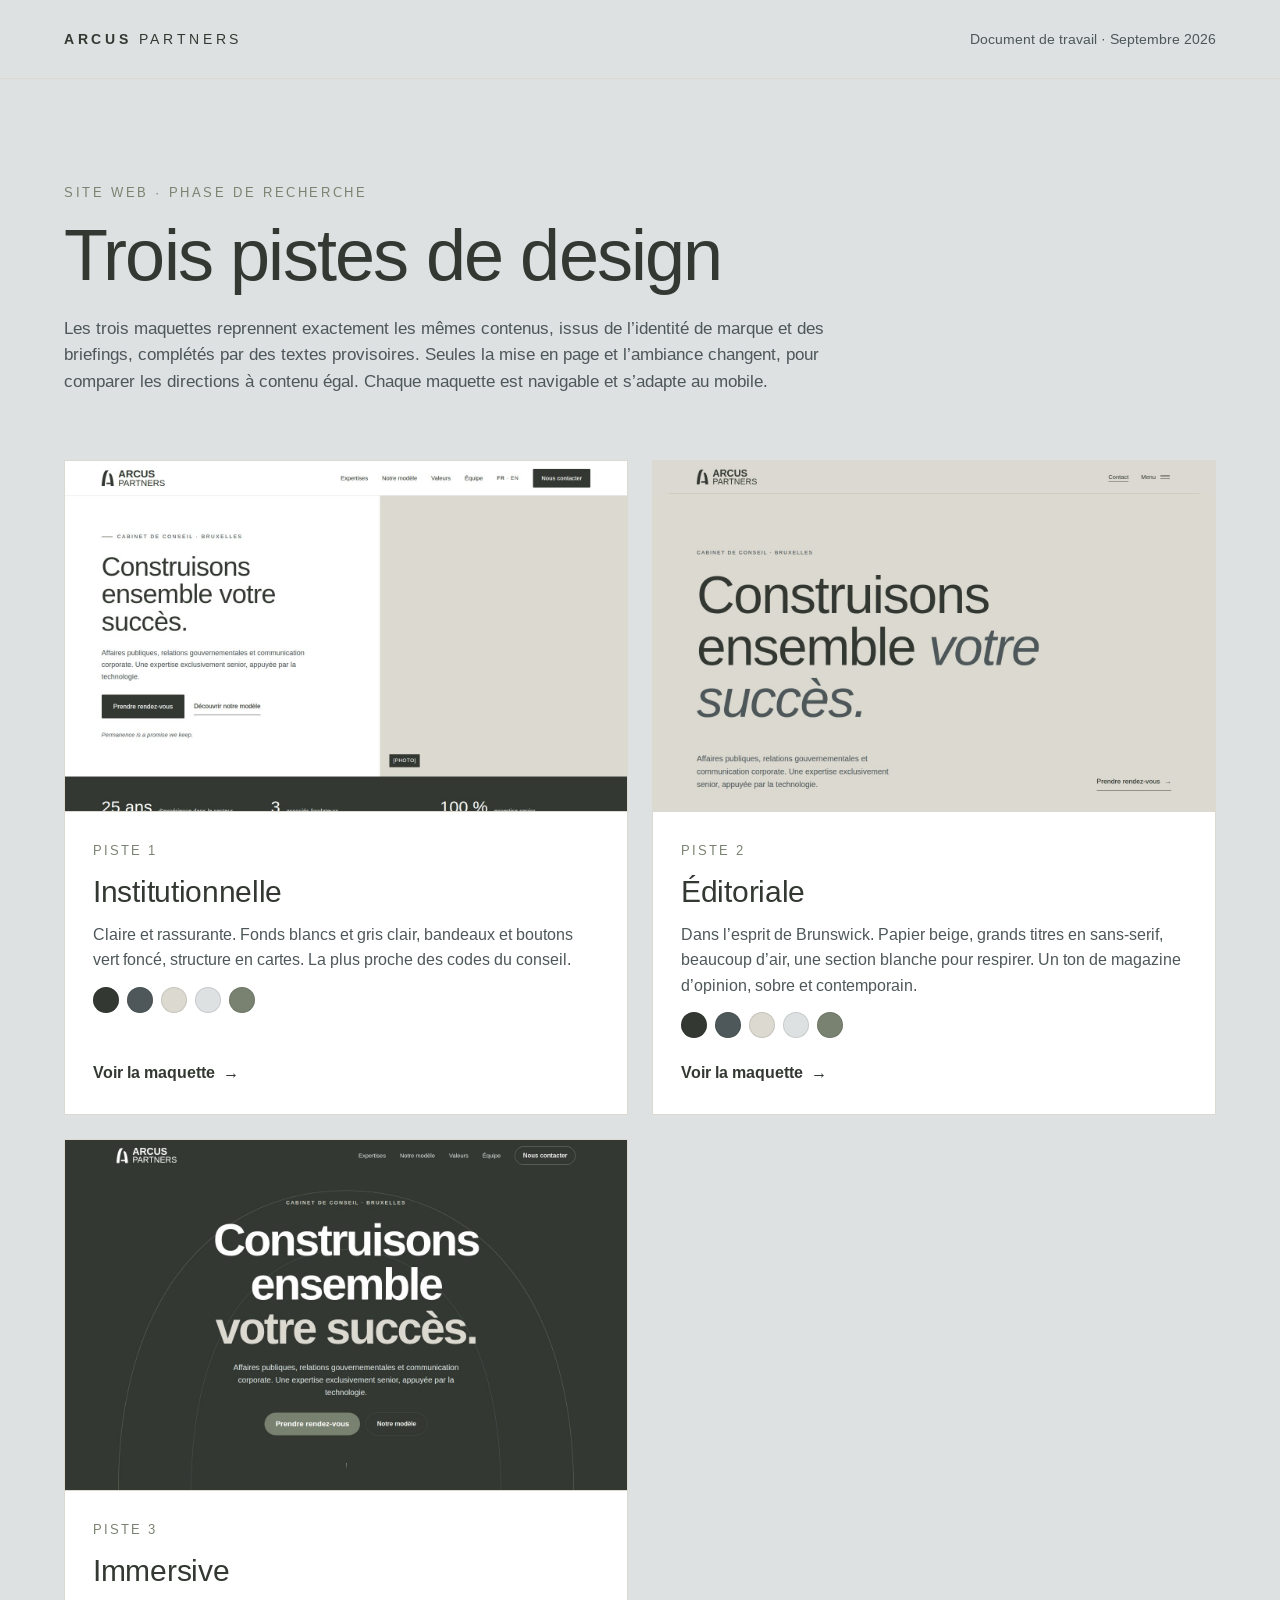
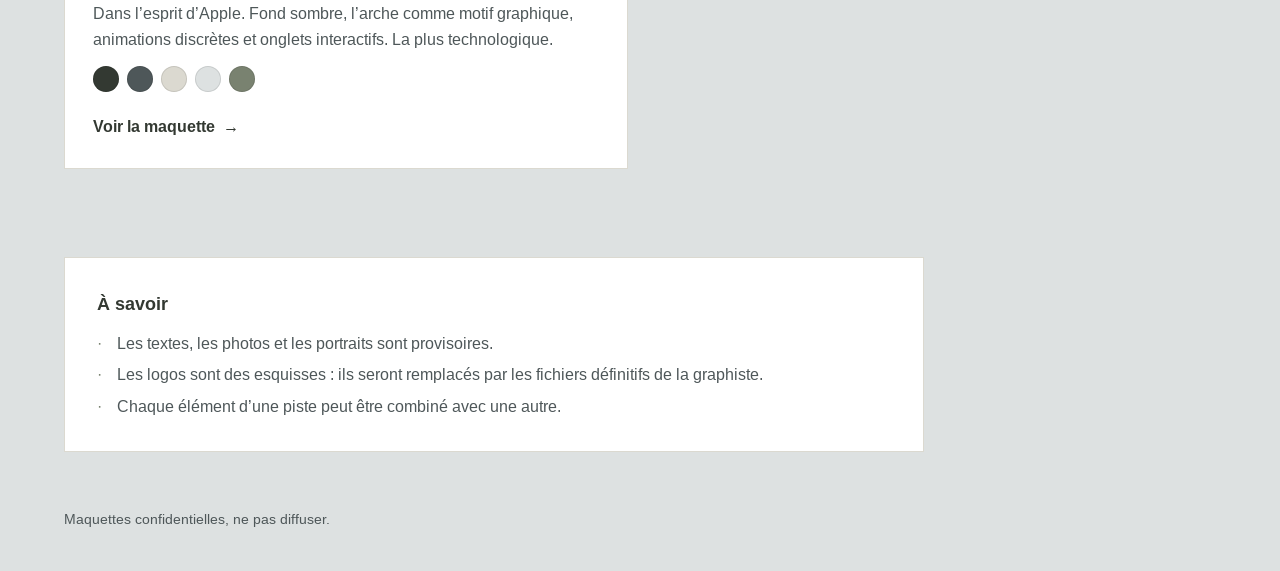
<file: index.html>
<!doctype html>
<html lang="fr">
<head>
  <meta charset="utf-8">
  <meta name="viewport" content="width=device-width, initial-scale=1">
  <title>Arcus Partners · Pistes de design du site</title>
  <meta name="description" content="Trois propositions de design pour le futur site d'Arcus Partners.">
  <meta name="robots" content="noindex, nofollow">
  <link rel="preconnect" href="https://fonts.googleapis.com">
  <link rel="preconnect" href="https://fonts.gstatic.com" crossorigin>
  <link href="https://fonts.googleapis.com/css2?family=Arimo:ital,wght@0,400..700;1,400..700&display=swap" rel="stylesheet">
  <link rel="stylesheet" href="hub.css">
</head>
<body>
  <header class="container top">
    <p class="brand"><b>ARCUS</b> PARTNERS</p>
    <p class="meta">Document de travail · Septembre 2026</p>
  </header>

  <main class="container">
    <section class="intro">
      <p class="eyebrow">Site web · phase de recherche</p>
      <h1>Trois pistes de design</h1>
      <p class="lead">Les trois maquettes reprennent exactement les mêmes contenus, issus de l’identité de marque et des briefings, complétés par des textes provisoires. Seules la mise en page et l’ambiance changent, pour comparer les directions à contenu égal. Chaque maquette est navigable et s’adapte au mobile.</p>
    </section>

    <ul class="tiles">
      <li>
        <a class="tile" href="v1/" target="_blank" rel="noopener">
          <div class="tile-thumb"><img src="thumbs/v1.jpg?v=5" alt="Aperçu de la piste 1 : en-tête blanc, grand titre vert foncé, photo à droite" loading="lazy" width="1440" height="900"></div>
          <div class="tile-body">
            <p class="tile-num">Piste 1</p>
            <h2>Institutionnelle</h2>
            <p>Claire et rassurante. Fonds blancs et gris clair, bandeaux et boutons vert foncé, structure en cartes. La plus proche des codes du conseil.</p>
            <ul class="swatches" aria-label="Palette">
              <li style="--c:#333932" title="Vert foncé"></li><li style="--c:#4E5759" title="Gris"></li><li style="--c:#DBD9D0" title="Beige"></li><li style="--c:#DDE1E1" title="Gris clair"></li><li style="--c:#798270" title="Vert clair"></li>
            </ul>
            <span class="tile-cta">Voir la maquette <span aria-hidden="true">→</span></span>
          </div>
        </a>
      </li>
      <li>
        <a class="tile" href="v2/" target="_blank" rel="noopener">
          <div class="tile-thumb"><img src="thumbs/v2.jpg?v=5" alt="Aperçu de la piste 2 : fond papier, très grand titre sans-serif avec mots en italique" loading="lazy" width="1440" height="900"></div>
          <div class="tile-body">
            <p class="tile-num">Piste 2</p>
            <h2>Éditoriale</h2>
            <p>Dans l’esprit de Brunswick. Papier beige, grands titres en sans-serif, beaucoup d’air, une section blanche pour respirer. Un ton de magazine d’opinion, sobre et contemporain.</p>
            <ul class="swatches" aria-label="Palette">
              <li style="--c:#333932" title="Vert foncé"></li><li style="--c:#4E5759" title="Gris"></li><li style="--c:#DBD9D0" title="Beige"></li><li style="--c:#DDE1E1" title="Gris clair"></li><li style="--c:#798270" title="Vert clair"></li>
            </ul>
            <span class="tile-cta">Voir la maquette <span aria-hidden="true">→</span></span>
          </div>
        </a>
      </li>
      <li>
        <a class="tile" href="v3/" target="_blank" rel="noopener">
          <div class="tile-thumb"><img src="thumbs/v3.jpg?v=5" alt="Aperçu de la piste 3 : fond vert foncé, titre centré en gras, arche dessinée en arrière-plan" loading="lazy" width="1440" height="900"></div>
          <div class="tile-body">
            <p class="tile-num">Piste 3</p>
            <h2>Immersive</h2>
            <p>Dans l’esprit d’Apple. Fond sombre, l’arche comme motif graphique, animations discrètes et onglets interactifs. La plus technologique.</p>
            <ul class="swatches" aria-label="Palette">
              <li style="--c:#333932" title="Vert foncé"></li><li style="--c:#4E5759" title="Gris"></li><li style="--c:#DBD9D0" title="Beige"></li><li style="--c:#DDE1E1" title="Gris clair"></li><li style="--c:#798270" title="Vert clair"></li>
            </ul>
            <span class="tile-cta">Voir la maquette <span aria-hidden="true">→</span></span>
          </div>
        </a>
      </li>
      <!-- Piste 4 masquée pour le moment
      <li>
        <a class="tile" href="v4/" target="_blank" rel="noopener">
          <div class="tile-thumb"><img src="thumbs/v4.jpg?v=5" alt="Aperçu de la piste 4 : fond papier, très grand titre en serif avec mots en italique" loading="lazy" width="1440" height="900"></div>
          <div class="tile-body">
            <p class="tile-num">Piste 4</p>
            <h2>Éditoriale · Variante</h2>
            <p>Dans l’esprit de Brunswick. Papier beige, grands titres en serif, beaucoup d’air, une section blanche pour respirer. Un ton de magazine d’opinion.</p>
            <ul class="swatches" aria-label="Palette">
              <li style="--c:#333932" title="Vert foncé"></li><li style="--c:#4E5759" title="Gris"></li><li style="--c:#DBD9D0" title="Beige"></li><li style="--c:#DDE1E1" title="Gris clair"></li><li style="--c:#798270" title="Vert clair"></li>
            </ul>
            <span class="tile-cta">Voir la maquette <span aria-hidden="true">→</span></span>
          </div>
        </a>
      </li>
      -->
    </ul>

    <section class="notes">
      <h2>À savoir</h2>
      <ul>
        <li>Les textes, les photos et les portraits sont provisoires.</li>
        <li>Les logos sont des esquisses : ils seront remplacés par les fichiers définitifs de la graphiste.</li>
        <li>Chaque élément d’une piste peut être combiné avec une autre.</li>
      </ul>
    </section>
  </main>

  <footer class="container bottom">
    <p>Maquettes confidentielles, ne pas diffuser.</p>
  </footer>
</body>
</html>
</file>
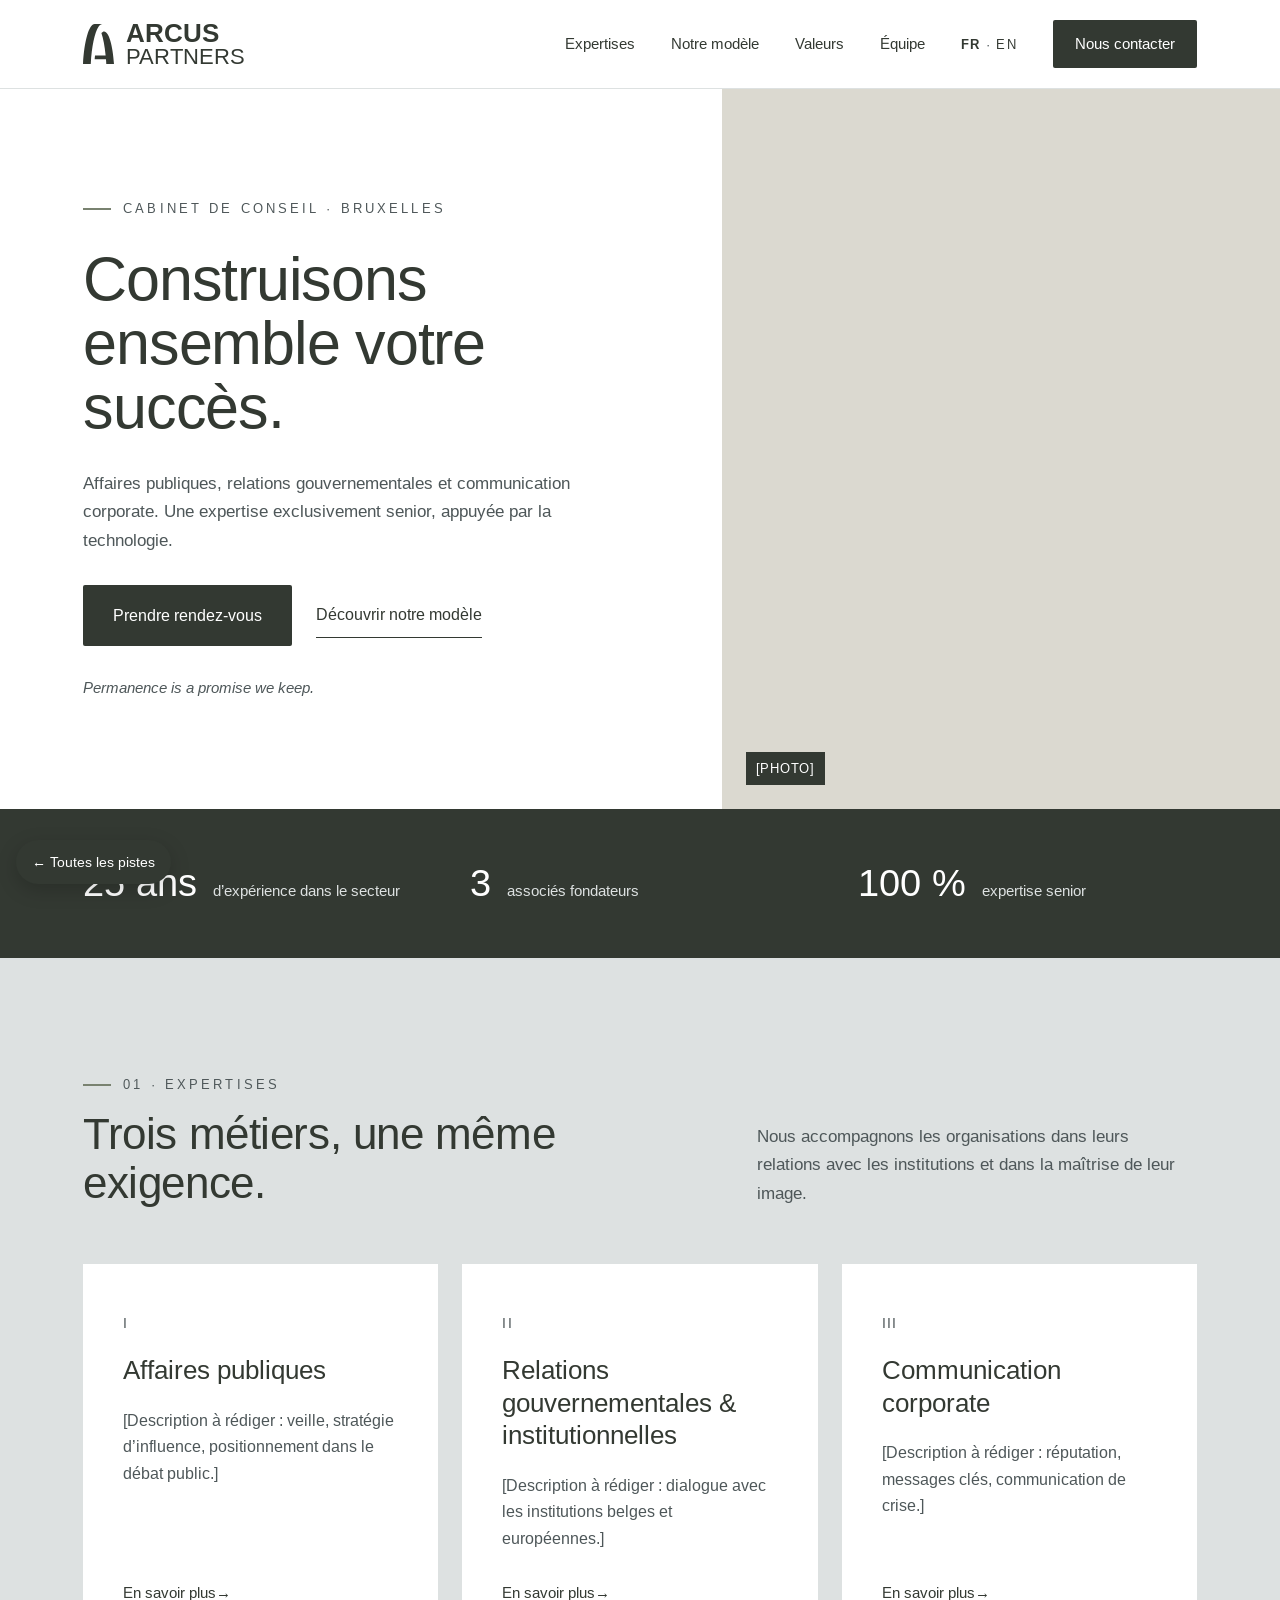
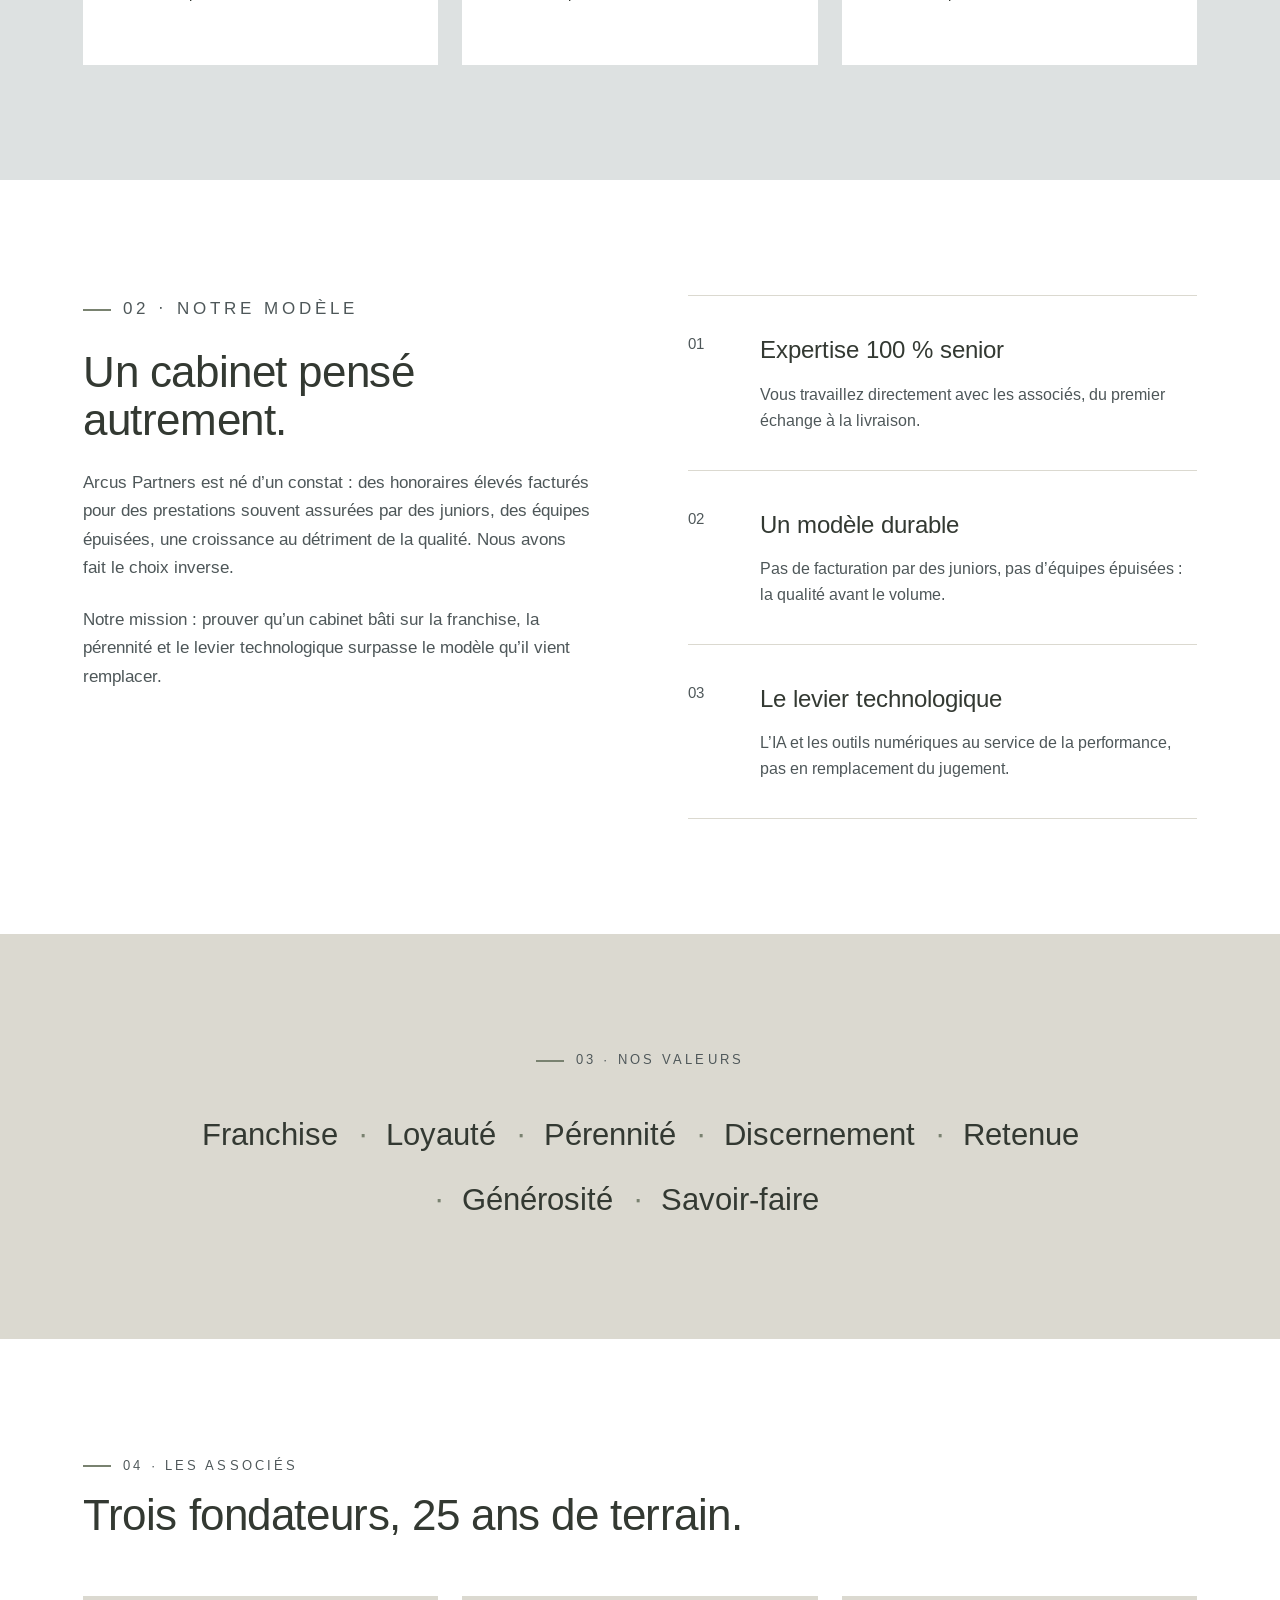
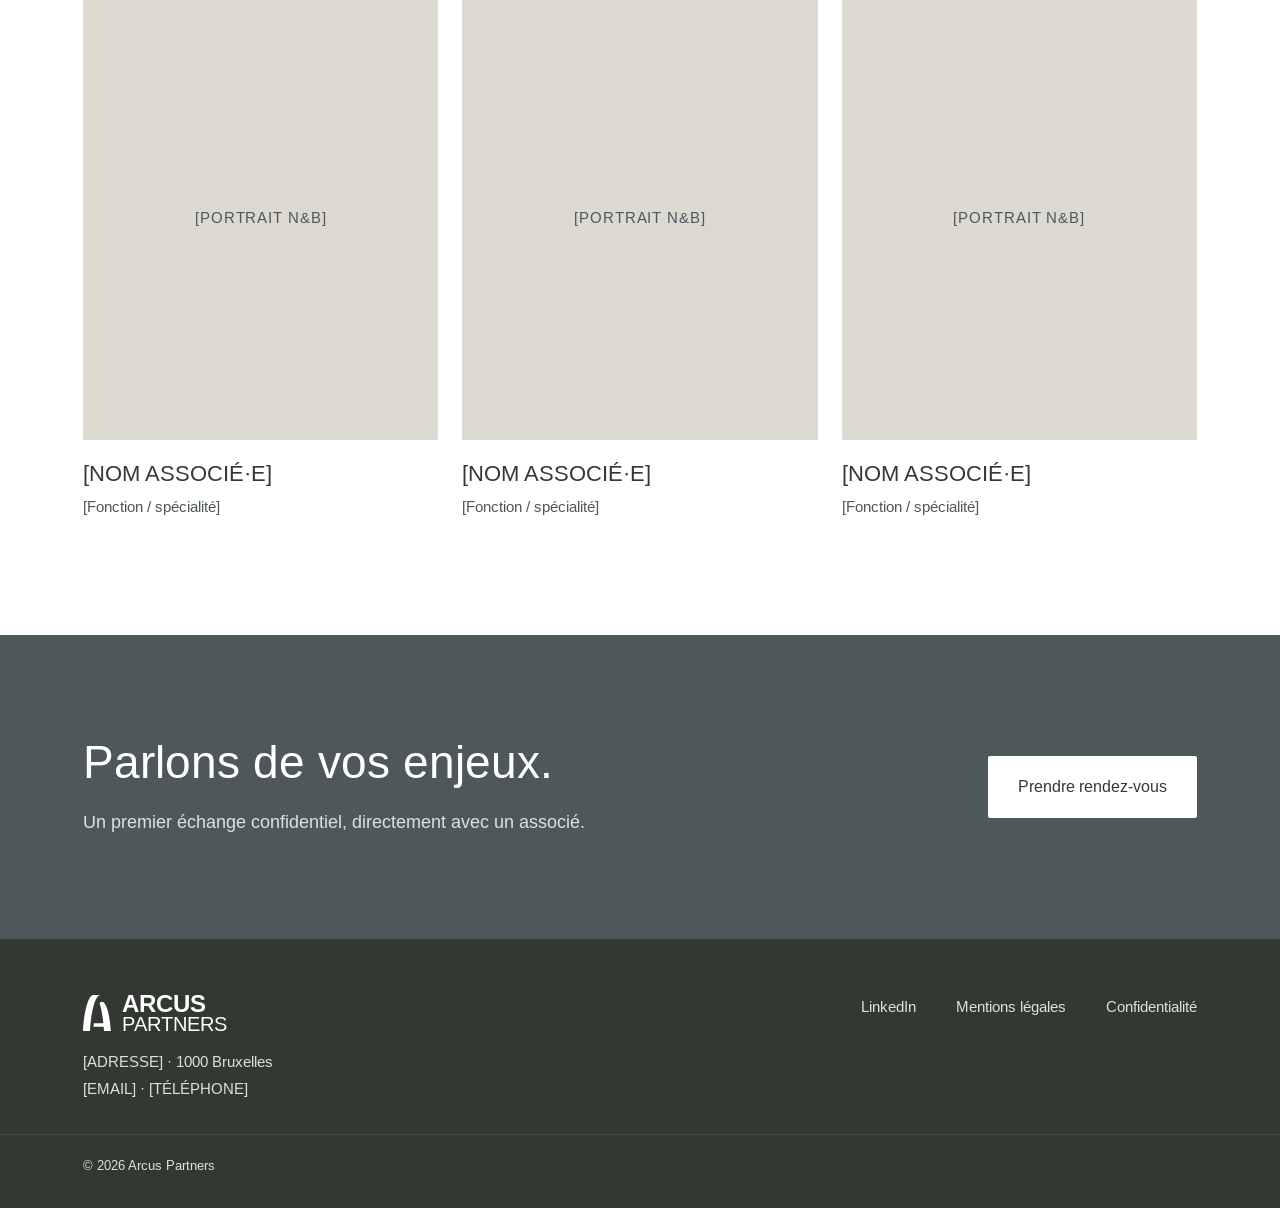
<file: v1/index.html>
<!doctype html>
<html lang="fr">
<head>
  <meta charset="utf-8">
  <meta name="viewport" content="width=device-width, initial-scale=1">
  <title>Arcus Partners · Cabinet de conseil à Bruxelles</title>
  <meta name="description" content="Arcus Partners, cabinet de conseil en affaires publiques, relations gouvernementales et communication corporate à Bruxelles.">
  <meta name="robots" content="noindex"><!-- preview : à retirer en production -->
  <link rel="preconnect" href="https://fonts.googleapis.com">
  <link rel="preconnect" href="https://fonts.gstatic.com" crossorigin>
  <link href="https://fonts.googleapis.com/css2?family=Arimo:ital,wght@0,400..700;1,400..700&display=swap" rel="stylesheet">
  <link rel="stylesheet" href="styles.css">
  <script src="script.js" defer></script>
</head>
<body>
  <a class="skip-link" href="#contenu">Aller au contenu</a>

  <!-- Logo (esquisse d'après la charte, concept 1 : à remplacer par le SVG de la graphiste) -->
  <svg width="0" height="0" style="position:absolute" aria-hidden="true">
    <symbol id="logo-a" viewBox="0 0 31 40"><path fill="currentColor" d="M 31 40 C 29.77 21.24 25.82 7.5 21.13 7.5 C 20.18 7.5 19.27 8.06 18.4 9.1 C 20.25 14.63 21.73 22.38 22.63 31.46 L 12.04 31.46 C 11.89 32.69 11.76 33.95 11.64 35.24 L 22.97 35.24 C 23.09 36.8 23.2 38.38 23.29 40 Z M 31 40"/><path fill="currentColor" d="M 19.41 0 L 11.65 0 C 6 0 1.26 17.06 0 40 L 7.77 40 C 8.72 22.58 11.68 8.56 15.52 2.81 C 16.74 0.99 18.05 0 19.41 0"/></symbol>
  </svg>

  <header class="site-header" id="top">
    <div class="container header-inner">
      <a href="#top" class="brand" aria-label="Arcus Partners, accueil">
        <svg class="brand-mark" aria-hidden="true"><use href="#logo-a"/></svg>
        <span class="brand-name"><b>ARCUS</b><span>PARTNERS</span></span>
      </a>

      <button class="nav-toggle" type="button" aria-expanded="false" aria-controls="nav" aria-label="Ouvrir le menu">
        <span class="nav-toggle-bar"></span>
        <span class="nav-toggle-bar"></span>
      </button>

      <nav class="nav" id="nav" aria-label="Navigation principale">
        <ul class="nav-list">
          <li><a href="#expertises">Expertises</a></li>
          <li><a href="#modele">Notre modèle</a></li>
          <li><a href="#valeurs">Valeurs</a></li>
          <li><a href="#equipe">Équipe</a></li>
          <li class="nav-lang"><a href="#" aria-current="true">FR</a> · <a href="#">EN</a></li>
          <li><a href="contact.html" class="btn btn-primary">Nous contacter</a></li>
        </ul>
      </nav>
    </div>
  </header>

  <main id="contenu">

    <!-- HERO -->
    <section class="hero">
      <div class="hero-text">
        <p class="eyebrow">Cabinet de conseil · Bruxelles</p>
        <h1 class="hero-title">Construisons ensemble votre succès.</h1>
        <p class="lead">Affaires publiques, relations gouvernementales et communication corporate. Une expertise exclusivement senior, appuyée par la technologie.</p>
        <div class="hero-actions">
          <a href="contact.html" class="btn btn-primary btn-lg">Prendre rendez-vous</a>
          <a href="#modele" class="btn-link">Découvrir notre modèle</a>
        </div>
        <p class="tagline">Permanence is a promise we keep.</p>
      </div>
      <div class="hero-media placeholder" role="img" aria-label="Photo d'architecture en noir et blanc (à venir)">
        <span class="placeholder-label">[PHOTO]</span>
      </div>
    </section>

    <!-- CHIFFRES -->
    <section class="stats" aria-label="Chiffres clés">
      <div class="container stats-grid">
        <div class="stat"><span class="stat-value">25 ans</span><span class="stat-label">d’expérience dans le secteur</span></div>
        <div class="stat"><span class="stat-value">3</span><span class="stat-label">associés fondateurs</span></div>
        <div class="stat"><span class="stat-value">100 %</span><span class="stat-label">expertise senior</span></div>
      </div>
    </section>

    <!-- EXPERTISES -->
    <section class="section" id="expertises">
      <div class="container">
        <div class="section-head section-head--split">
          <div>
            <p class="eyebrow">01 · Expertises</p>
            <h2 class="section-title">Trois métiers, une même exigence.</h2>
          </div>
          <p class="section-intro">Nous accompagnons les organisations dans leurs relations avec les institutions et dans la maîtrise de leur image.</p>
        </div>

        <div class="cards">
          <article class="card reveal">
            <span class="card-num">I</span>
            <h3 class="card-title">Affaires publiques</h3>
            <p>[Description à rédiger : veille, stratégie d’influence, positionnement dans le débat public.]</p>
            <a href="#" class="card-link">En savoir plus <span aria-hidden="true">→</span></a>
          </article>
          <article class="card reveal">
            <span class="card-num">II</span>
            <h3 class="card-title">Relations gouvernementales &amp; institutionnelles</h3>
            <p>[Description à rédiger : dialogue avec les institutions belges et européennes.]</p>
            <a href="#" class="card-link">En savoir plus <span aria-hidden="true">→</span></a>
          </article>
          <article class="card reveal">
            <span class="card-num">III</span>
            <h3 class="card-title">Communication corporate</h3>
            <p>[Description à rédiger : réputation, messages clés, communication de crise.]</p>
            <a href="#" class="card-link">En savoir plus <span aria-hidden="true">→</span></a>
          </article>
        </div>
      </div>
    </section>

    <!-- MODÈLE -->
    <section class="section section--white" id="modele">
      <div class="container two-cols">
        <div class="prose">
          <p class="eyebrow">02 · Notre modèle</p>
          <h2 class="section-title">Un cabinet pensé autrement.</h2>
          <p>Arcus Partners est né d’un constat : des honoraires élevés facturés pour des prestations souvent assurées par des juniors, des équipes épuisées, une croissance au détriment de la qualité. Nous avons fait le choix inverse.</p>
          <p>Notre mission : prouver qu’un cabinet bâti sur la franchise, la pérennité et le levier technologique surpasse le modèle qu’il vient remplacer.</p>
        </div>
        <ol class="points">
          <li class="point reveal">
            <span class="point-num">01</span>
            <div><h3>Expertise 100 % senior</h3><p>Vous travaillez directement avec les associés, du premier échange à la livraison.</p></div>
          </li>
          <li class="point reveal">
            <span class="point-num">02</span>
            <div><h3>Un modèle durable</h3><p>Pas de facturation par des juniors, pas d’équipes épuisées : la qualité avant le volume.</p></div>
          </li>
          <li class="point reveal">
            <span class="point-num">03</span>
            <div><h3>Le levier technologique</h3><p>L’IA et les outils numériques au service de la performance, pas en remplacement du jugement.</p></div>
          </li>
        </ol>
      </div>
    </section>

    <!-- VALEURS -->
    <section class="section section--beige section--center" id="valeurs">
      <div class="container">
        <p class="eyebrow">03 · Nos valeurs</p>
        <ul class="values">
          <li>Franchise</li><li>Loyauté</li><li>Pérennité</li><li>Discernement</li><li>Retenue</li><li>Générosité</li><li>Savoir-faire</li>
        </ul>
      </div>
    </section>

    <!-- ÉQUIPE -->
    <section class="section section--white" id="equipe">
      <div class="container">
        <div class="section-head">
          <p class="eyebrow">04 · Les associés</p>
          <h2 class="section-title">Trois fondateurs, 25 ans de terrain.</h2>
        </div>
        <div class="team">
          <figure class="member reveal">
            <div class="member-photo placeholder"><span class="placeholder-label">[PORTRAIT N&amp;B]</span></div>
            <figcaption><strong>[NOM ASSOCIÉ·E]</strong><span>[Fonction / spécialité]</span></figcaption>
          </figure>
          <figure class="member reveal">
            <div class="member-photo placeholder"><span class="placeholder-label">[PORTRAIT N&amp;B]</span></div>
            <figcaption><strong>[NOM ASSOCIÉ·E]</strong><span>[Fonction / spécialité]</span></figcaption>
          </figure>
          <figure class="member reveal">
            <div class="member-photo placeholder"><span class="placeholder-label">[PORTRAIT N&amp;B]</span></div>
            <figcaption><strong>[NOM ASSOCIÉ·E]</strong><span>[Fonction / spécialité]</span></figcaption>
          </figure>
        </div>
      </div>
    </section>

    <!-- CONTACT -->
    <section class="cta" id="contact">
      <div class="container cta-inner">
        <div>
          <h2 class="cta-title">Parlons de vos enjeux.</h2>
          <p class="cta-text">Un premier échange confidentiel, directement avec un associé.</p>
        </div>
        <a href="contact.html" class="btn btn-light btn-lg">Prendre rendez-vous</a>
      </div>
    </section>
  </main>

  <footer class="site-footer">
    <div class="container footer-inner">
      <div class="footer-brand">
        <a href="#top" class="brand brand--light" aria-label="Retour en haut">
          <svg class="brand-mark" aria-hidden="true"><use href="#logo-a"/></svg>
          <span class="brand-name"><b>ARCUS</b><span>PARTNERS</span></span>
        </a>
        <address>[ADRESSE] · 1000 Bruxelles<br>[EMAIL] · [TÉLÉPHONE]</address>
      </div>
      <ul class="footer-links">
        <li><a href="#">LinkedIn</a></li>
        <li><a href="#">Mentions légales</a></li>
        <li><a href="#">Confidentialité</a></li>
      </ul>
    </div>
    <div class="container footer-bottom">© <span id="year">2026</span> Arcus Partners</div>
  </footer>

  <a href="../" class="version-badge">← Toutes les pistes</a>
</body>
</html>
</file>
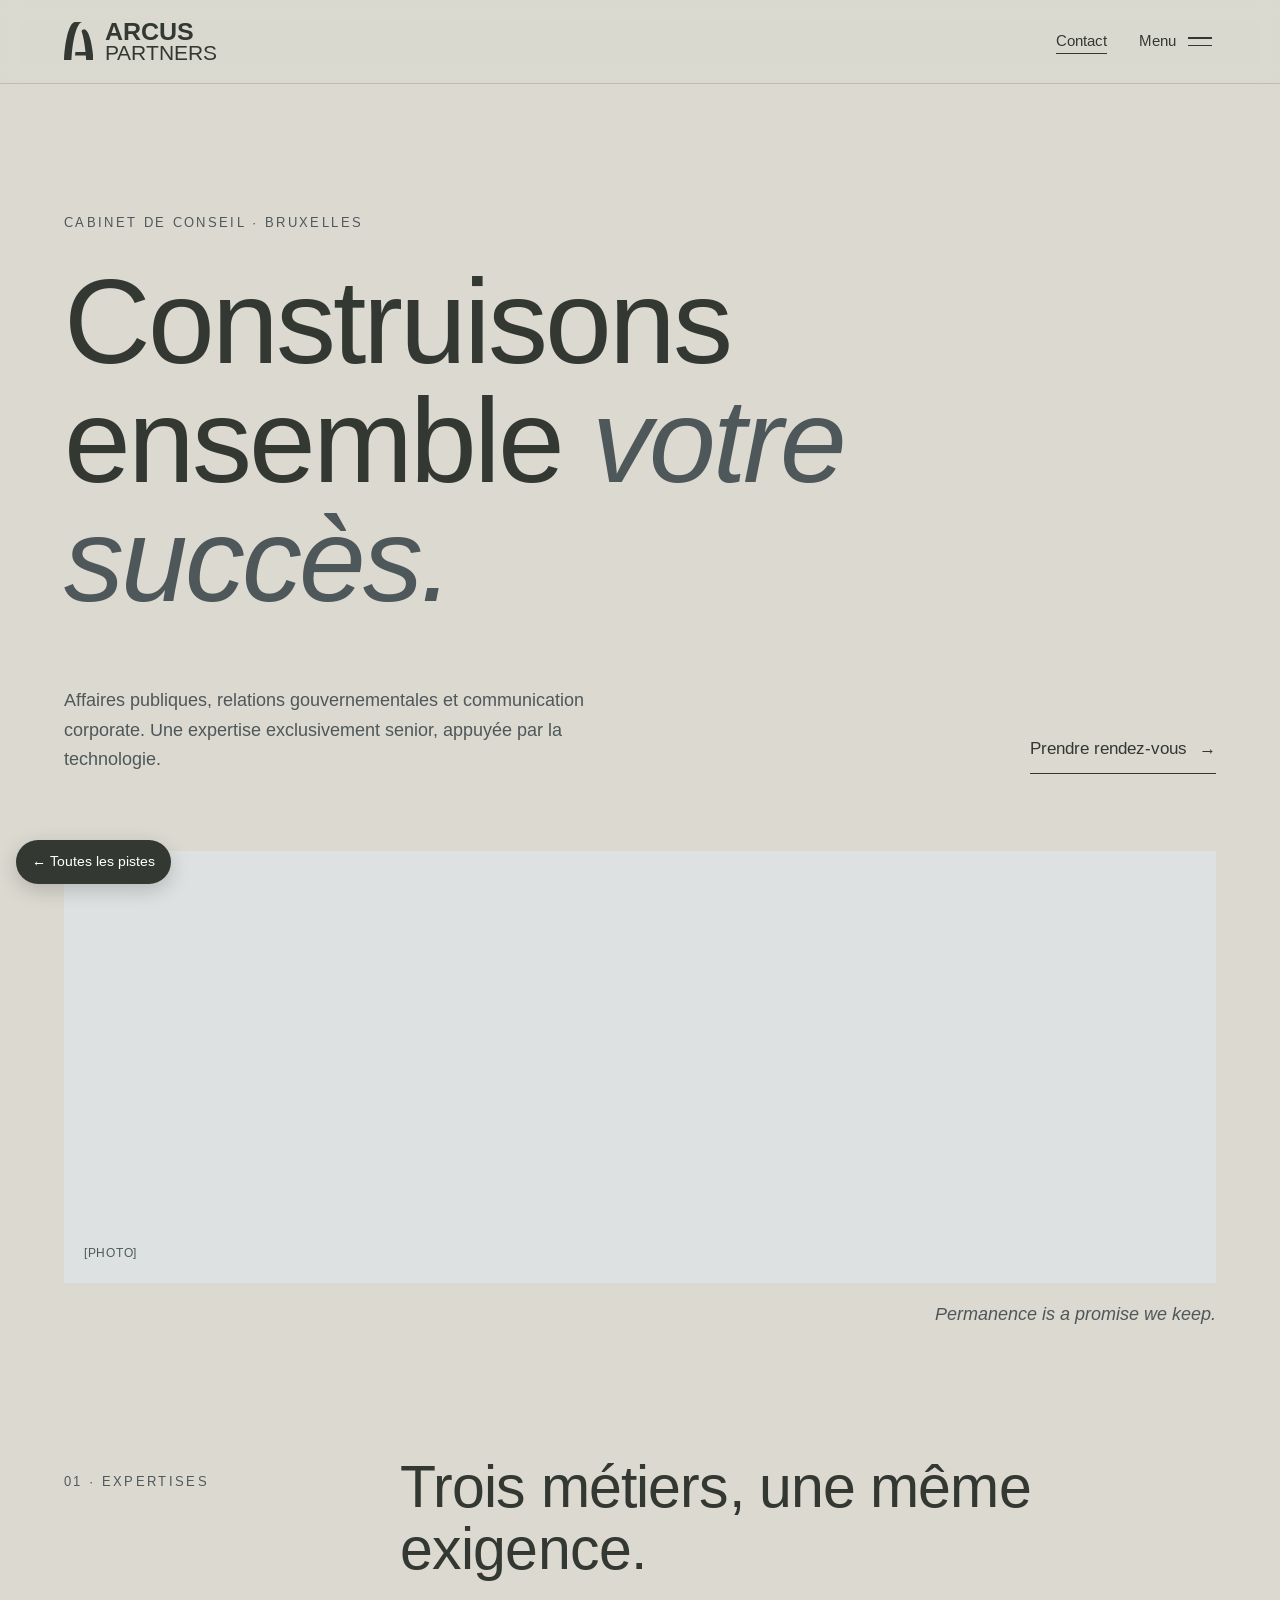
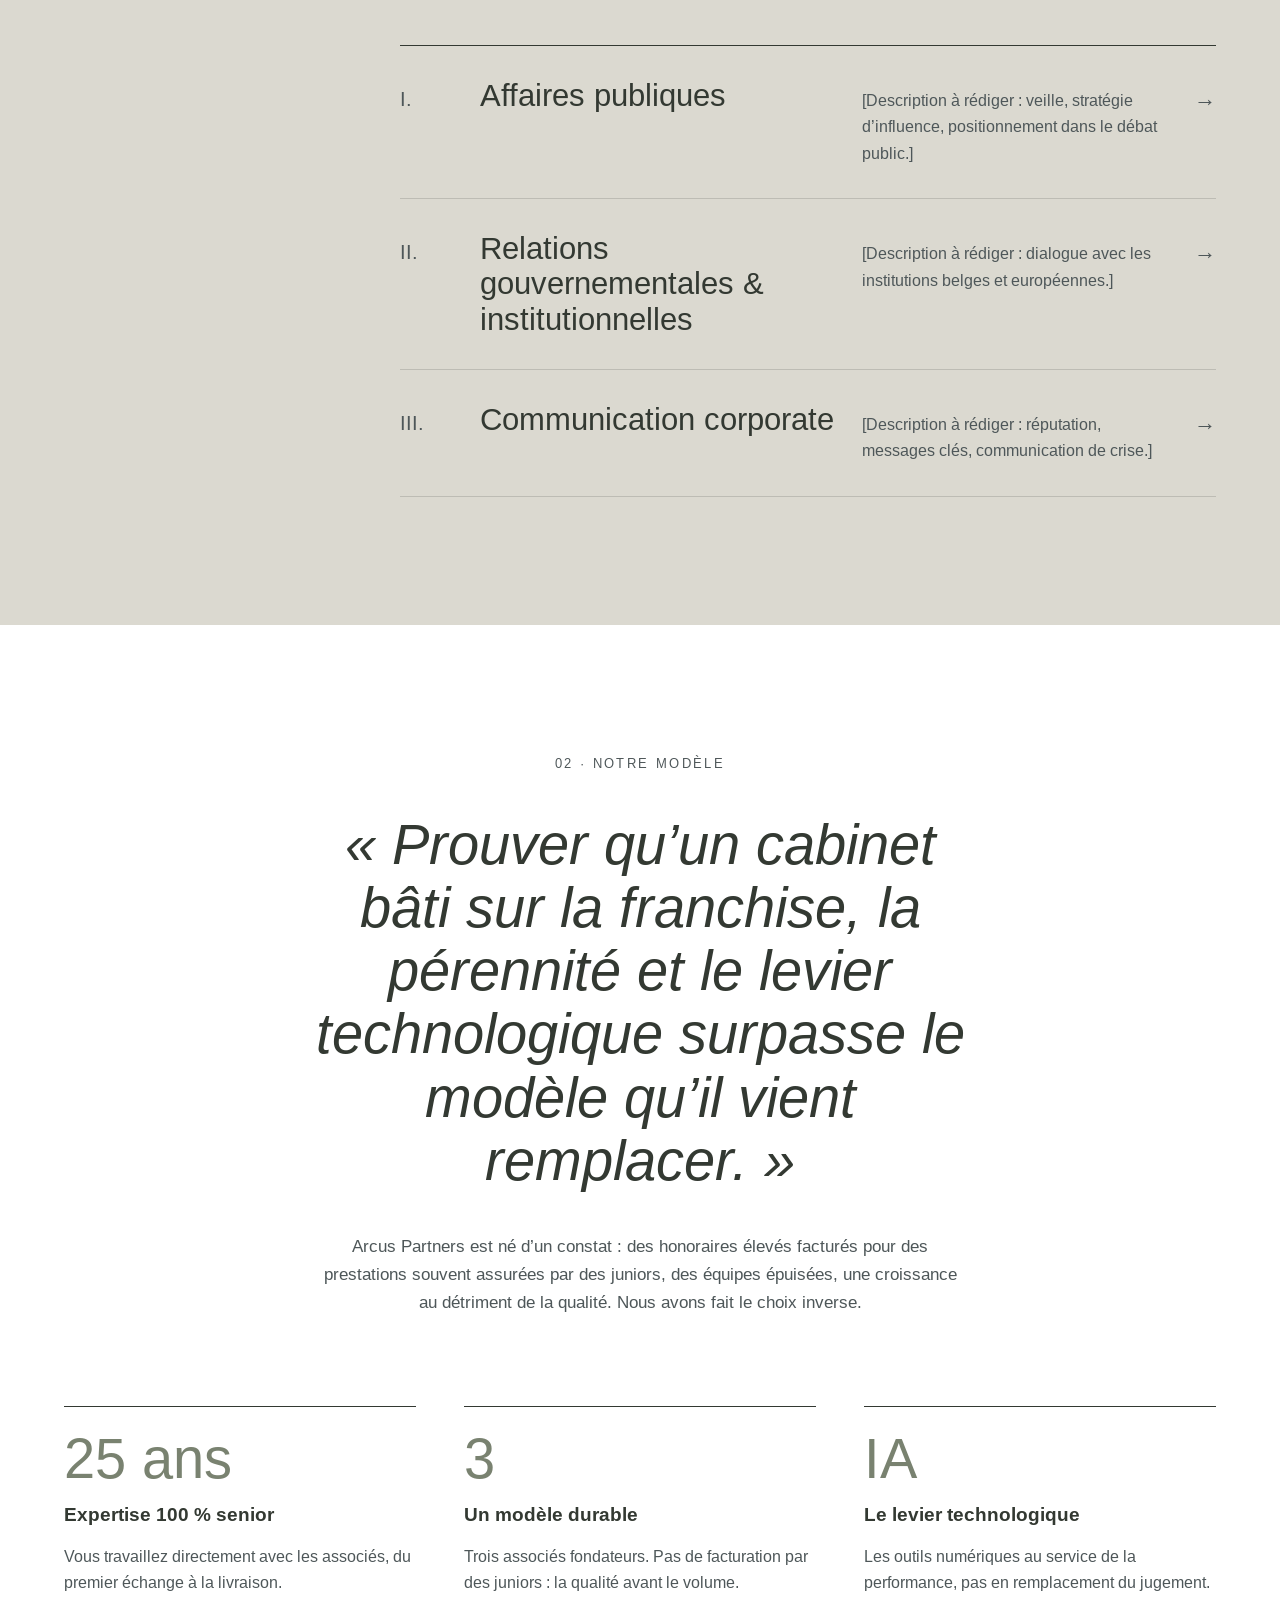
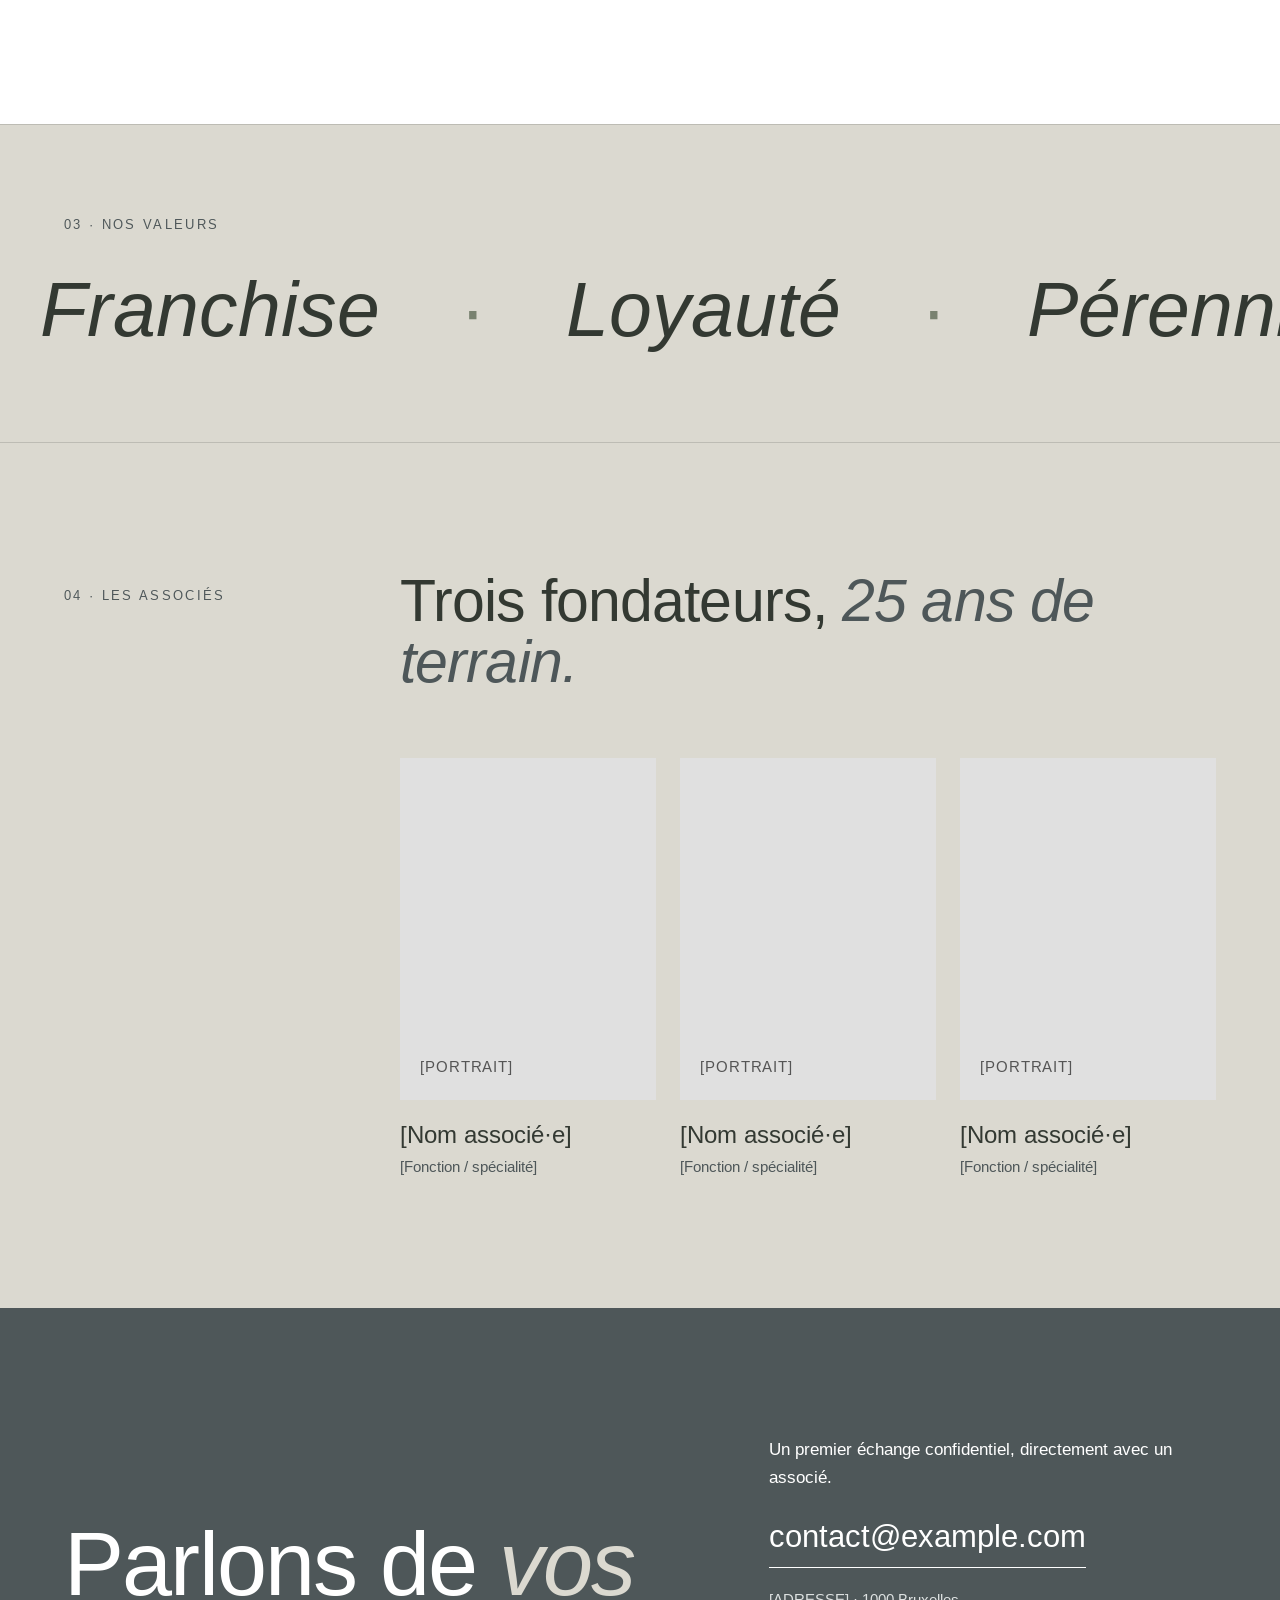
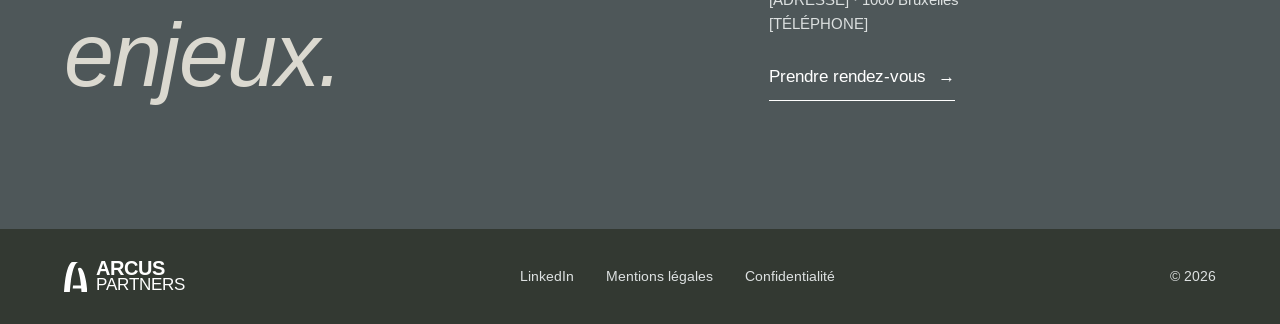
<file: v2/index.html>
<!doctype html>
<html lang="fr">
<head>
  <meta charset="utf-8">
  <meta name="viewport" content="width=device-width, initial-scale=1">
  <title>Arcus Partners · Piste 2 · Éditoriale</title>
  <meta name="robots" content="noindex">
  <link rel="preconnect" href="https://fonts.googleapis.com">
  <link rel="preconnect" href="https://fonts.gstatic.com" crossorigin>
  <link href="https://fonts.googleapis.com/css2?family=Arimo:ital,wght@0,400..700;1,400..700&display=swap" rel="stylesheet">
  <link rel="stylesheet" href="styles.css">
  <script src="script.js" defer></script>
</head>
<body>
  <!-- Logo (esquisse d'après la charte, concept 1 : à remplacer par le SVG de la graphiste) -->
  <svg width="0" height="0" style="position:absolute" aria-hidden="true">
    <symbol id="logo-a" viewBox="0 0 31 40"><path fill="currentColor" d="M 31 40 C 29.77 21.24 25.82 7.5 21.13 7.5 C 20.18 7.5 19.27 8.06 18.4 9.1 C 20.25 14.63 21.73 22.38 22.63 31.46 L 12.04 31.46 C 11.89 32.69 11.76 33.95 11.64 35.24 L 22.97 35.24 C 23.09 36.8 23.2 38.38 23.29 40 Z M 31 40"/><path fill="currentColor" d="M 19.41 0 L 11.65 0 C 6 0 1.26 17.06 0 40 L 7.77 40 C 8.72 22.58 11.68 8.56 15.52 2.81 C 16.74 0.99 18.05 0 19.41 0"/></symbol>
  </svg>
  <a class="skip-link" href="#contenu">Aller au contenu</a>

  <header class="site-header" id="top">
    <div class="container header-inner">
      <a href="#top" class="logo" aria-label="Arcus Partners, accueil">
        <svg class="logo-mark" aria-hidden="true"><use href="#logo-a"/></svg>
        <span class="logo-text"><b>ARCUS</b><span>PARTNERS</span></span>
      </a>
      <div class="header-right">
        <a href="contact.html" class="header-contact">Contact</a>
        <button class="menu-btn" type="button" aria-expanded="false" aria-controls="menu">
          <span class="menu-btn-label">Menu</span>
          <span class="menu-btn-icon" aria-hidden="true"><i></i><i></i></span>
        </button>
      </div>
    </div>
  </header>

  <div class="menu" id="menu" hidden>
    <nav class="container menu-inner" aria-label="Navigation principale">
      <ol class="menu-list">
        <li><a href="#expertises"><span>01</span>Expertises</a></li>
        <li><a href="#modele"><span>02</span>Notre modèle</a></li>
        <li><a href="#valeurs"><span>03</span>Valeurs</a></li>
        <li><a href="#equipe"><span>04</span>Les associés</a></li>
        <li><a href="contact.html"><span>05</span>Contact</a></li>
      </ol>
      <p class="menu-lang"><a href="#" aria-current="true">Français</a> / <a href="#">English</a></p>
    </nav>
  </div>

  <main id="contenu">
    <section class="hero container">
      <p class="eyebrow">Cabinet de conseil · Bruxelles</p>
      <h1 class="hero-title">Construisons ensemble <em>votre succès.</em></h1>
      <div class="hero-foot">
        <p class="hero-lead">Affaires publiques, relations gouvernementales et communication corporate. Une expertise exclusivement senior, appuyée par la technologie.</p>
        <a href="contact.html" class="link-arrow">Prendre rendez-vous <span aria-hidden="true">→</span></a>
      </div>
    </section>

    <div class="container">
      <div class="panorama placeholder" role="img" aria-label="Photo d'architecture en noir et blanc (à venir)">
        <span class="placeholder-label">[PHOTO]</span>
      </div>
      <p class="caption"><em>Permanence is a promise we keep.</em></p>
    </div>

    <section class="section container" id="expertises">
      <div class="section-grid">
        <p class="eyebrow">01 · Expertises</p>
        <div>
          <h2 class="h2">Trois métiers, une même exigence.</h2>
          <ol class="rows">
            <li class="row">
              <span class="row-num">I.</span>
              <h3 class="row-title">Affaires publiques</h3>
              <p class="row-text">[Description à rédiger : veille, stratégie d’influence, positionnement dans le débat public.]</p>
              <span class="row-arrow" aria-hidden="true">→</span>
            </li>
            <li class="row">
              <span class="row-num">II.</span>
              <h3 class="row-title">Relations gouvernementales &amp; institutionnelles</h3>
              <p class="row-text">[Description à rédiger : dialogue avec les institutions belges et européennes.]</p>
              <span class="row-arrow" aria-hidden="true">→</span>
            </li>
            <li class="row">
              <span class="row-num">III.</span>
              <h3 class="row-title">Communication corporate</h3>
              <p class="row-text">[Description à rédiger : réputation, messages clés, communication de crise.]</p>
              <span class="row-arrow" aria-hidden="true">→</span>
            </li>
          </ol>
        </div>
      </div>
    </section>

    <section class="section section--tint" id="modele">
      <div class="container">
        <p class="eyebrow eyebrow--center">02 · Notre modèle</p>
        <blockquote class="quote">
          « Prouver qu’un cabinet bâti sur la franchise, la pérennité et le levier technologique surpasse le modèle qu’il vient remplacer. »
        </blockquote>
        <p class="quote-intro">Arcus Partners est né d’un constat : des honoraires élevés facturés pour des prestations souvent assurées par des juniors, des équipes épuisées, une croissance au détriment de la qualité. Nous avons fait le choix inverse.</p>
        <div class="trio">
          <div class="trio-item reveal"><span class="trio-num">25 ans</span><h3>Expertise 100 % senior</h3><p>Vous travaillez directement avec les associés, du premier échange à la livraison.</p></div>
          <div class="trio-item reveal"><span class="trio-num">3</span><h3>Un modèle durable</h3><p>Trois associés fondateurs. Pas de facturation par des juniors : la qualité avant le volume.</p></div>
          <div class="trio-item reveal"><span class="trio-num">IA</span><h3>Le levier technologique</h3><p>Les outils numériques au service de la performance, pas en remplacement du jugement.</p></div>
        </div>
      </div>
    </section>

    <section class="values-band" id="valeurs" aria-label="Nos valeurs">
      <p class="eyebrow container">03 · Nos valeurs</p>
      <div class="marquee">
        <div class="marquee-track">
          <span>Franchise</span><span>Loyauté</span><span>Pérennité</span><span>Discernement</span><span>Retenue</span><span>Générosité</span><span>Savoir-faire</span>
          <span aria-hidden="true">Franchise</span><span aria-hidden="true">Loyauté</span><span aria-hidden="true">Pérennité</span><span aria-hidden="true">Discernement</span><span aria-hidden="true">Retenue</span><span aria-hidden="true">Générosité</span><span aria-hidden="true">Savoir-faire</span>
        </div>
      </div>
    </section>

    <section class="section container" id="equipe">
      <div class="section-grid">
        <p class="eyebrow">04 · Les associés</p>
        <div>
          <h2 class="h2">Trois fondateurs, <em>25 ans de terrain.</em></h2>
          <div class="team">
            <figure class="member reveal"><div class="member-photo placeholder"><span class="placeholder-label">[PORTRAIT]</span></div><figcaption><strong>[Nom associé·e]</strong><span>[Fonction / spécialité]</span></figcaption></figure>
            <figure class="member reveal"><div class="member-photo placeholder"><span class="placeholder-label">[PORTRAIT]</span></div><figcaption><strong>[Nom associé·e]</strong><span>[Fonction / spécialité]</span></figcaption></figure>
            <figure class="member reveal"><div class="member-photo placeholder"><span class="placeholder-label">[PORTRAIT]</span></div><figcaption><strong>[Nom associé·e]</strong><span>[Fonction / spécialité]</span></figcaption></figure>
          </div>
        </div>
      </div>
    </section>

    <section class="contact" id="contact">
      <div class="container contact-inner">
        <h2 class="contact-title">Parlons de <em>vos enjeux.</em></h2>
        <div class="contact-side">
          <p>Un premier échange confidentiel, directement avec un associé.</p>
          <a href="mailto:contact@example.com" class="contact-mail">contact@example.com</a>
          <p class="contact-meta">[ADRESSE] · 1000 Bruxelles<br>[TÉLÉPHONE]</p>
          <a href="contact.html" class="link-arrow">Prendre rendez-vous <span aria-hidden="true">→</span></a>
        </div>
      </div>
    </section>
  </main>

  <footer class="site-footer">
    <div class="container footer-inner">
      <span class="logo logo--sm"><svg class="logo-mark" aria-hidden="true"><use href="#logo-a"/></svg><span class="logo-text"><b>ARCUS</b><span>PARTNERS</span></span></span>
      <ul class="footer-links"><li><a href="#">LinkedIn</a></li><li><a href="#">Mentions légales</a></li><li><a href="#">Confidentialité</a></li></ul>
      <span>© <span id="year">2026</span></span>
    </div>
  </footer>

  <a href="../" class="version-badge">← Toutes les pistes</a>
</body>
</html>
</file>
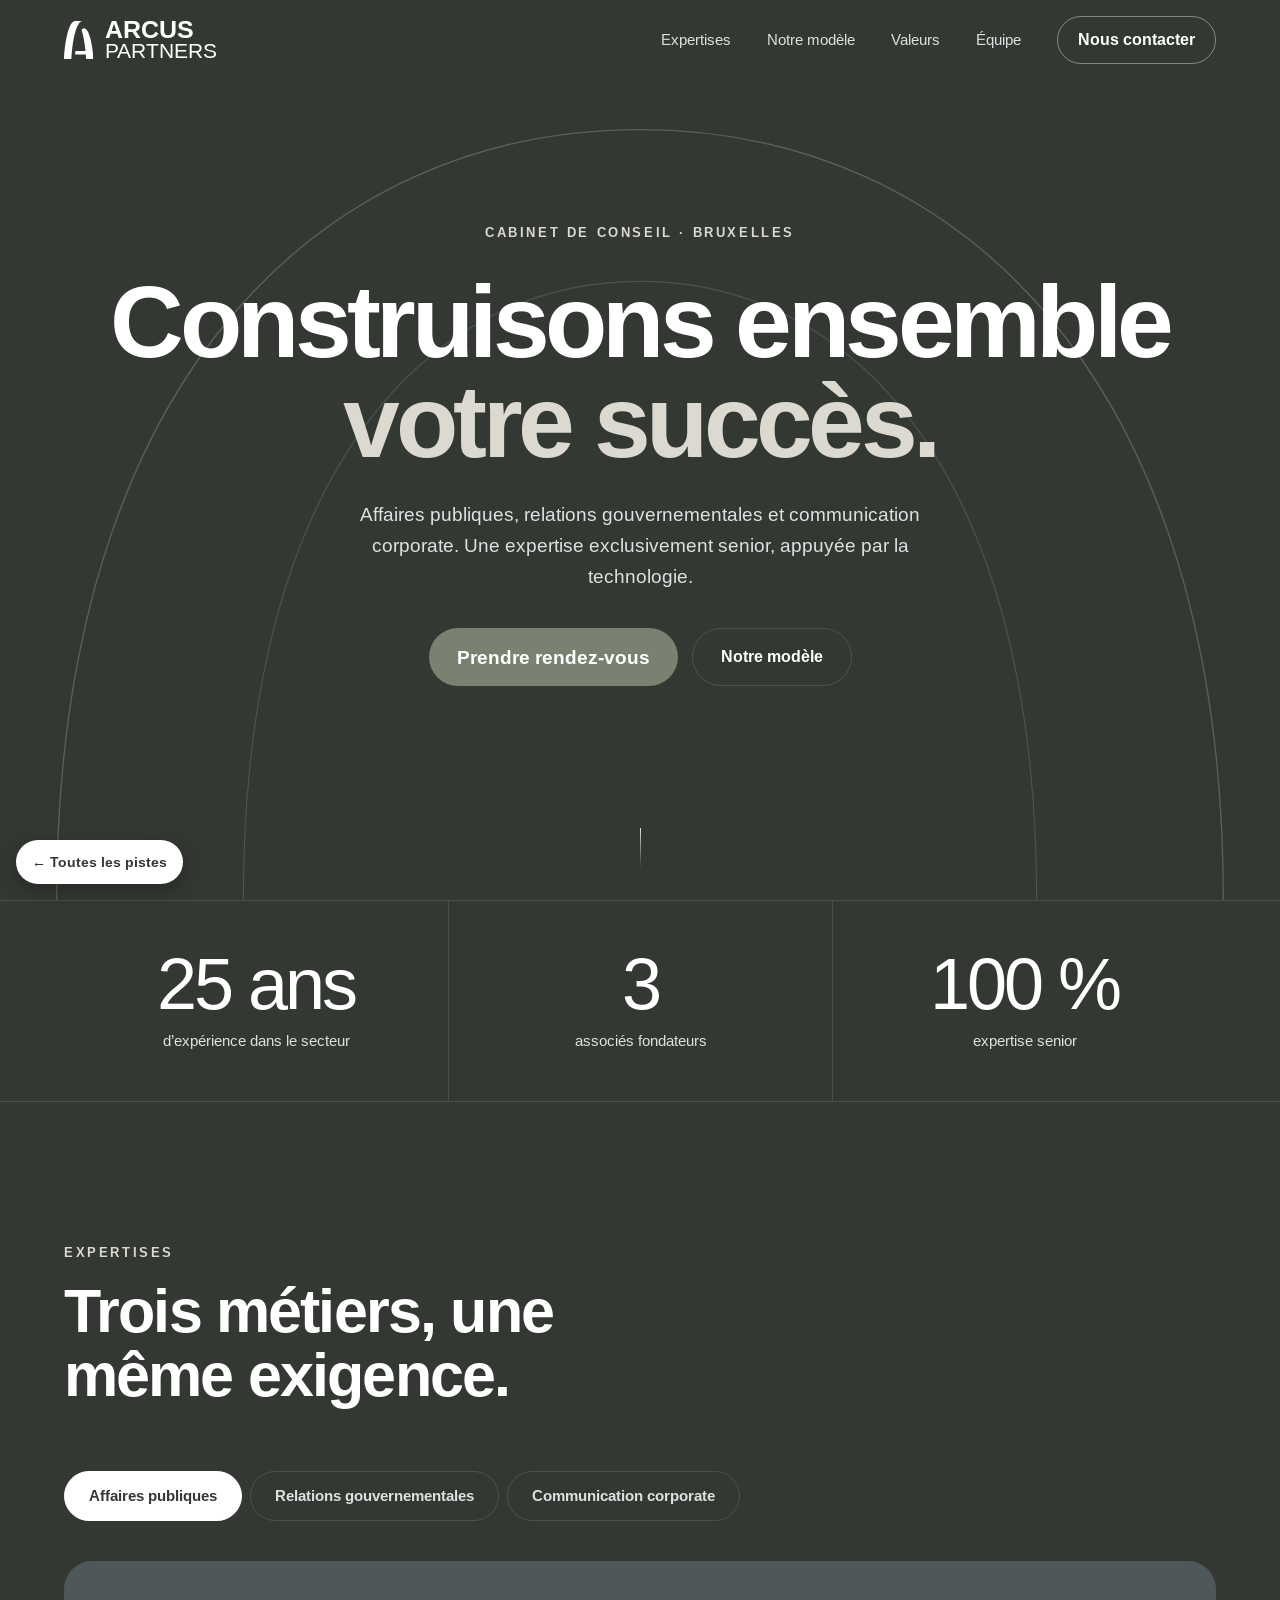
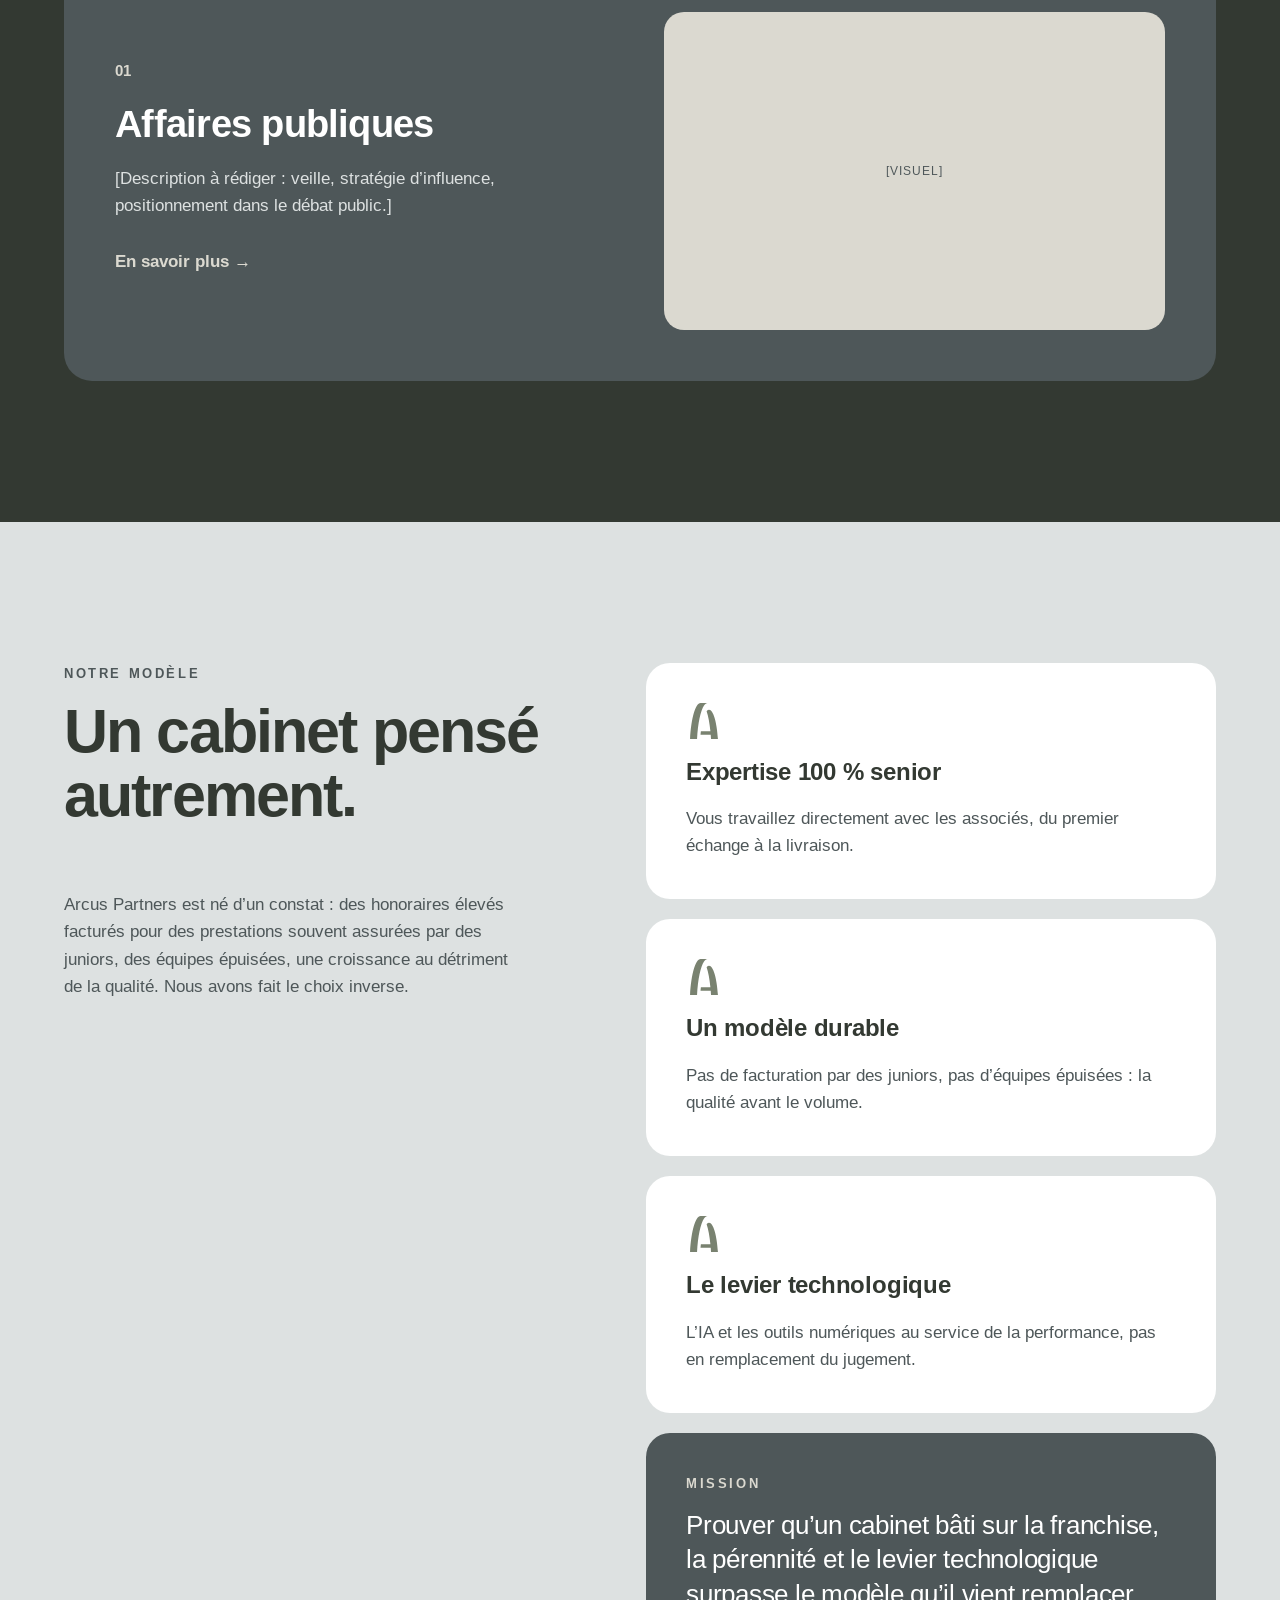
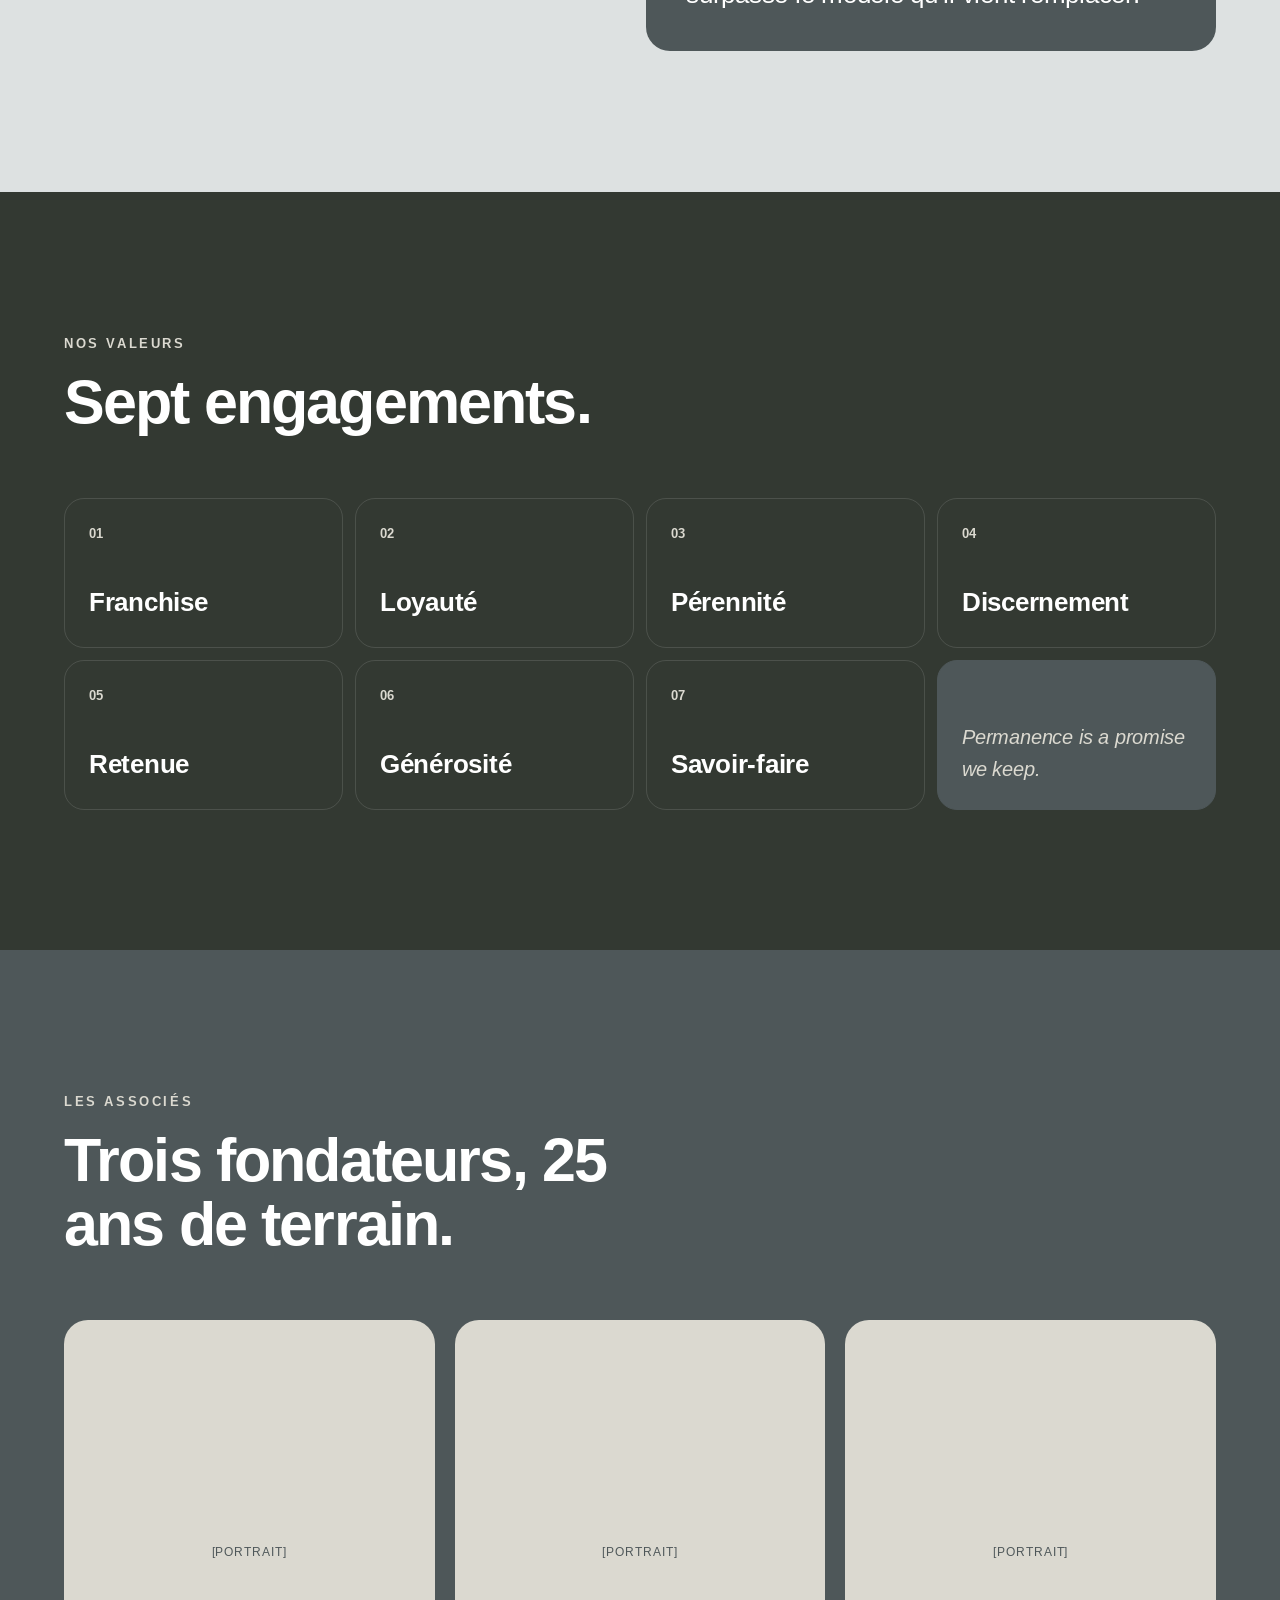
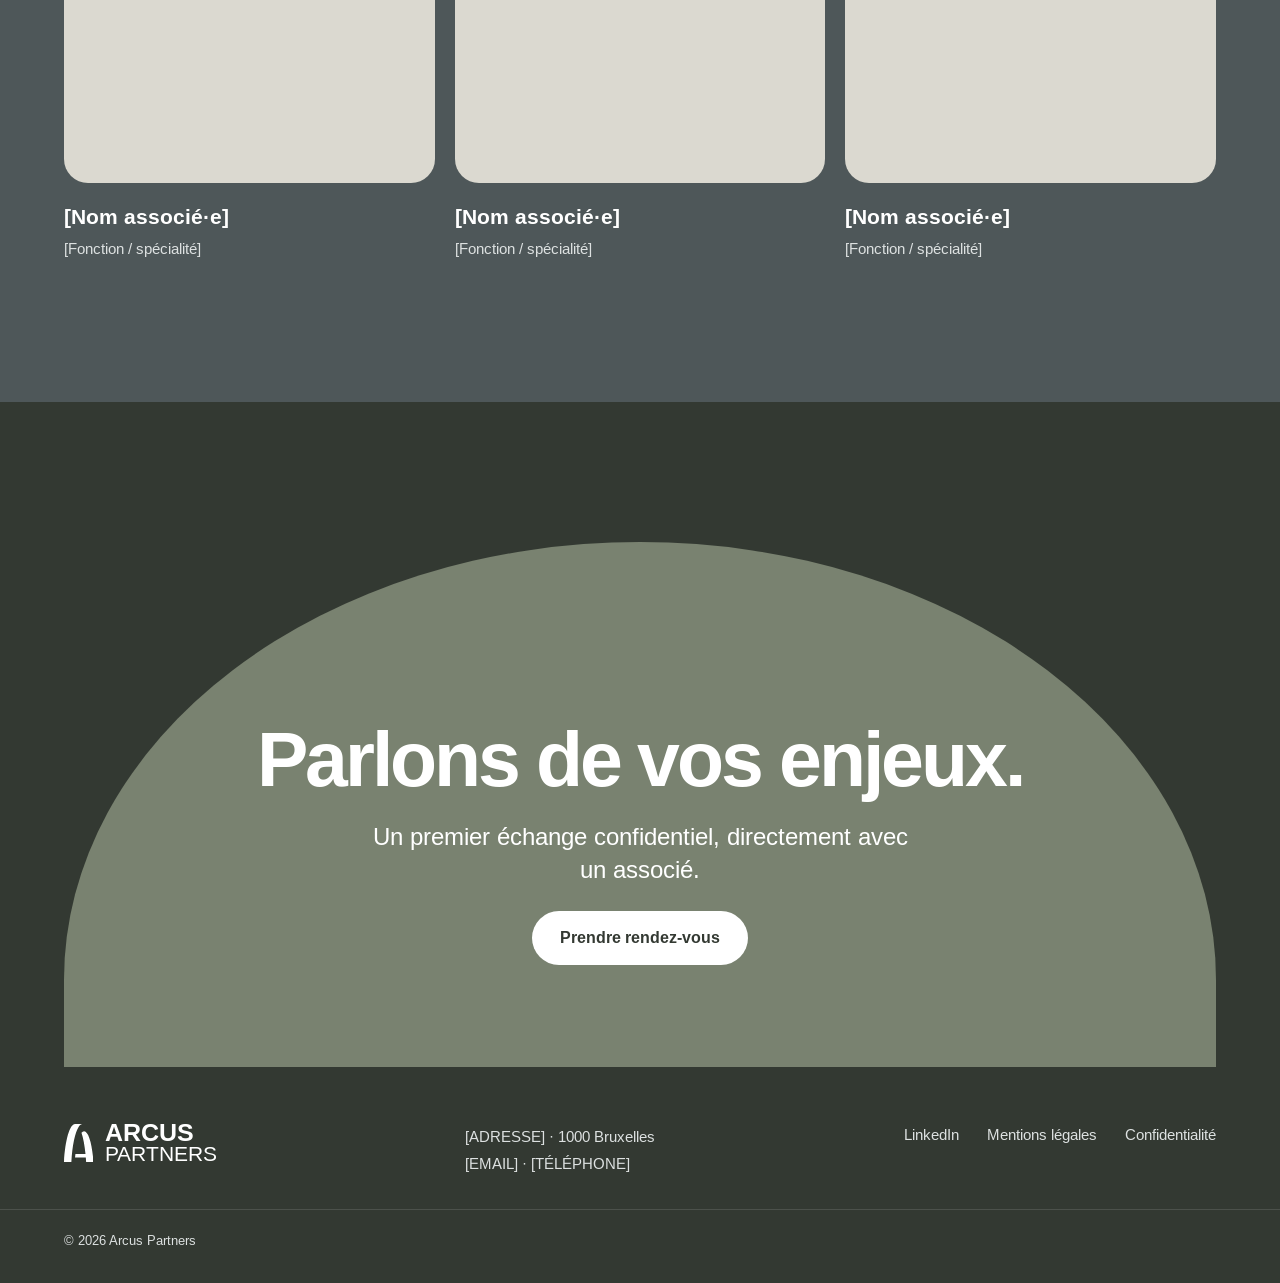
<file: v3/index.html>
<!doctype html>
<html lang="fr">
<head>
  <meta charset="utf-8">
  <meta name="viewport" content="width=device-width, initial-scale=1">
  <title>Arcus Partners · Piste 3 · Immersive</title>
  <meta name="robots" content="noindex">
  <link rel="preconnect" href="https://fonts.googleapis.com">
  <link rel="preconnect" href="https://fonts.gstatic.com" crossorigin>
  <link href="https://fonts.googleapis.com/css2?family=Arimo:ital,wght@0,400..700;1,400..700&display=swap" rel="stylesheet">
  <link rel="stylesheet" href="styles.css">
  <script src="script.js" defer></script>
</head>
<body>
  <a class="skip-link" href="#contenu">Aller au contenu</a>

  <!-- Logo (esquisse d'après la charte, concept 1 : à remplacer par le SVG de la graphiste) -->
  <svg width="0" height="0" style="position:absolute" aria-hidden="true">
    <symbol id="logo-a" viewBox="0 0 31 40"><path fill="currentColor" d="M 31 40 C 29.77 21.24 25.82 7.5 21.13 7.5 C 20.18 7.5 19.27 8.06 18.4 9.1 C 20.25 14.63 21.73 22.38 22.63 31.46 L 12.04 31.46 C 11.89 32.69 11.76 33.95 11.64 35.24 L 22.97 35.24 C 23.09 36.8 23.2 38.38 23.29 40 Z M 31 40"/><path fill="currentColor" d="M 19.41 0 L 11.65 0 C 6 0 1.26 17.06 0 40 L 7.77 40 C 8.72 22.58 11.68 8.56 15.52 2.81 C 16.74 0.99 18.05 0 19.41 0"/></symbol>
  </svg>

  <header class="site-header" id="top">
    <div class="container header-inner">
      <a href="#top" class="logo" aria-label="Arcus Partners, accueil">
        <svg class="logo-mark" aria-hidden="true"><use href="#logo-a"/></svg>
        <span class="logo-text"><b>ARCUS</b><span>PARTNERS</span></span>
      </a>
      <button class="nav-toggle" type="button" aria-expanded="false" aria-controls="nav" aria-label="Ouvrir le menu"><i></i><i></i></button>
      <nav class="nav" id="nav" aria-label="Navigation principale">
        <a href="#expertises">Expertises</a>
        <a href="#modele">Notre modèle</a>
        <a href="#valeurs">Valeurs</a>
        <a href="#equipe">Équipe</a>
        <a href="contact.html" class="btn btn-outline">Nous contacter</a>
      </nav>
    </div>
  </header>

  <main id="contenu">
    <section class="hero">
      <svg class="hero-arch" viewBox="0 0 1200 700" preserveAspectRatio="xMidYMax meet" aria-hidden="true">
        <path d="M100 700 C100 250 330 40 600 40 C870 40 1100 250 1100 700" />
        <path d="M260 700 C260 330 420 170 600 170 C780 170 940 330 940 700" />
      </svg>
      <div class="container hero-inner">
        <p class="eyebrow">Cabinet de conseil · Bruxelles</p>
        <h1 class="hero-title">Construisons ensemble<br><span>votre succès.</span></h1>
        <p class="hero-lead">Affaires publiques, relations gouvernementales et communication corporate. Une expertise exclusivement senior, appuyée par la technologie.</p>
        <div class="hero-actions">
          <a href="contact.html" class="btn btn-sage">Prendre rendez-vous</a>
          <a href="#modele" class="btn btn-ghost">Notre modèle</a>
        </div>
      </div>
      <a href="#chiffres" class="scroll-hint" aria-label="Défiler vers la suite"><span></span></a>
    </section>

    <section class="stats" id="chiffres" aria-label="Chiffres clés">
      <div class="container stats-grid">
        <div class="stat"><span class="stat-value"><span data-count="25">25</span> ans</span><span class="stat-label">d’expérience dans le secteur</span></div>
        <div class="stat"><span class="stat-value" data-count="3">3</span><span class="stat-label">associés fondateurs</span></div>
        <div class="stat"><span class="stat-value"><span data-count="100">100</span> %</span><span class="stat-label">expertise senior</span></div>
      </div>
    </section>

    <section class="section" id="expertises">
      <div class="container">
        <p class="eyebrow">Expertises</p>
        <h2 class="h2">Trois métiers, une même exigence.</h2>

        <div class="tabs">
          <div class="tab-list" role="tablist" aria-label="Nos expertises">
            <button class="tab" role="tab" id="t1" aria-controls="p1" aria-selected="true">Affaires publiques</button>
            <button class="tab" role="tab" id="t2" aria-controls="p2" aria-selected="false" tabindex="-1">Relations gouvernementales</button>
            <button class="tab" role="tab" id="t3" aria-controls="p3" aria-selected="false" tabindex="-1">Communication corporate</button>
          </div>
          <div class="tab-panel" role="tabpanel" id="p1" aria-labelledby="t1">
            <div class="panel-text">
              <span class="panel-num">01</span>
              <h3>Affaires publiques</h3>
              <p>[Description à rédiger : veille, stratégie d’influence, positionnement dans le débat public.]</p>
              <a href="#" class="link">En savoir plus →</a>
            </div>
            <div class="panel-media placeholder"><span>[VISUEL]</span></div>
          </div>
          <div class="tab-panel" role="tabpanel" id="p2" aria-labelledby="t2" hidden>
            <div class="panel-text">
              <span class="panel-num">02</span>
              <h3>Relations gouvernementales &amp; institutionnelles</h3>
              <p>[Description à rédiger : dialogue avec les institutions belges et européennes.]</p>
              <a href="#" class="link">En savoir plus →</a>
            </div>
            <div class="panel-media placeholder"><span>[VISUEL]</span></div>
          </div>
          <div class="tab-panel" role="tabpanel" id="p3" aria-labelledby="t3" hidden>
            <div class="panel-text">
              <span class="panel-num">03</span>
              <h3>Communication corporate</h3>
              <p>[Description à rédiger : réputation, messages clés, communication de crise.]</p>
              <a href="#" class="link">En savoir plus →</a>
            </div>
            <div class="panel-media placeholder"><span>[VISUEL]</span></div>
          </div>
        </div>
      </div>
    </section>

    <section class="section section--light" id="modele">
      <div class="container model">
        <div class="model-sticky">
          <p class="eyebrow">Notre modèle</p>
          <h2 class="h2">Un cabinet pensé autrement.</h2>
          <p class="model-intro">Arcus Partners est né d’un constat : des honoraires élevés facturés pour des prestations souvent assurées par des juniors, des équipes épuisées, une croissance au détriment de la qualité. Nous avons fait le choix inverse.</p>
        </div>
        <div class="model-cards">
          <article class="mcard reveal"><svg class="mcard-icon" aria-hidden="true"><use href="#logo-a"/></svg><h3>Expertise 100 % senior</h3><p>Vous travaillez directement avec les associés, du premier échange à la livraison.</p></article>
          <article class="mcard reveal"><svg class="mcard-icon" aria-hidden="true"><use href="#logo-a"/></svg><h3>Un modèle durable</h3><p>Pas de facturation par des juniors, pas d’équipes épuisées : la qualité avant le volume.</p></article>
          <article class="mcard reveal"><svg class="mcard-icon" aria-hidden="true"><use href="#logo-a"/></svg><h3>Le levier technologique</h3><p>L’IA et les outils numériques au service de la performance, pas en remplacement du jugement.</p></article>
          <article class="mcard mcard--mission reveal"><p class="eyebrow">Mission</p><p class="mission">Prouver qu’un cabinet bâti sur la franchise, la pérennité et le levier technologique surpasse le modèle qu’il vient remplacer.</p></article>
        </div>
      </div>
    </section>

    <section class="section" id="valeurs">
      <div class="container">
        <p class="eyebrow">Nos valeurs</p>
        <h2 class="h2">Sept engagements.</h2>
        <ul class="values">
          <li><span>01</span>Franchise</li>
          <li><span>02</span>Loyauté</li>
          <li><span>03</span>Pérennité</li>
          <li><span>04</span>Discernement</li>
          <li><span>05</span>Retenue</li>
          <li><span>06</span>Générosité</li>
          <li><span>07</span>Savoir-faire</li>
          <li class="values-tagline">Permanence is a promise we keep.</li>
        </ul>
      </div>
    </section>

    <section class="section section--deep" id="equipe">
      <div class="container">
        <p class="eyebrow">Les associés</p>
        <h2 class="h2">Trois fondateurs, 25 ans de terrain.</h2>
        <div class="team">
          <figure class="member reveal"><div class="member-photo placeholder"><span>[PORTRAIT]</span></div><figcaption><strong>[Nom associé·e]</strong><span>[Fonction / spécialité]</span></figcaption></figure>
          <figure class="member reveal"><div class="member-photo placeholder"><span>[PORTRAIT]</span></div><figcaption><strong>[Nom associé·e]</strong><span>[Fonction / spécialité]</span></figcaption></figure>
          <figure class="member reveal"><div class="member-photo placeholder"><span>[PORTRAIT]</span></div><figcaption><strong>[Nom associé·e]</strong><span>[Fonction / spécialité]</span></figcaption></figure>
        </div>
      </div>
    </section>

    <section class="contact" id="contact">
      <div class="container">
        <div class="contact-arch">
          <h2 class="contact-title">Parlons de vos enjeux.</h2>
          <p>Un premier échange confidentiel, directement avec un associé.</p>
          <a href="contact.html" class="btn btn-light">Prendre rendez-vous</a>
        </div>
      </div>
    </section>
  </main>

  <footer class="site-footer">
    <div class="container footer-inner">
      <a href="#top" class="logo" aria-label="Retour en haut">
        <svg class="logo-mark" aria-hidden="true"><use href="#logo-a"/></svg>
        <span class="logo-text"><b>ARCUS</b><span>PARTNERS</span></span>
      </a>
      <address>[ADRESSE] · 1000 Bruxelles<br>[EMAIL] · [TÉLÉPHONE]</address>
      <ul class="footer-links"><li><a href="#">LinkedIn</a></li><li><a href="#">Mentions légales</a></li><li><a href="#">Confidentialité</a></li></ul>
    </div>
    <p class="container footer-bottom">© <span id="year">2026</span> Arcus Partners</p>
  </footer>

  <a href="../" class="version-badge">← Toutes les pistes</a>
</body>
</html>
</file>
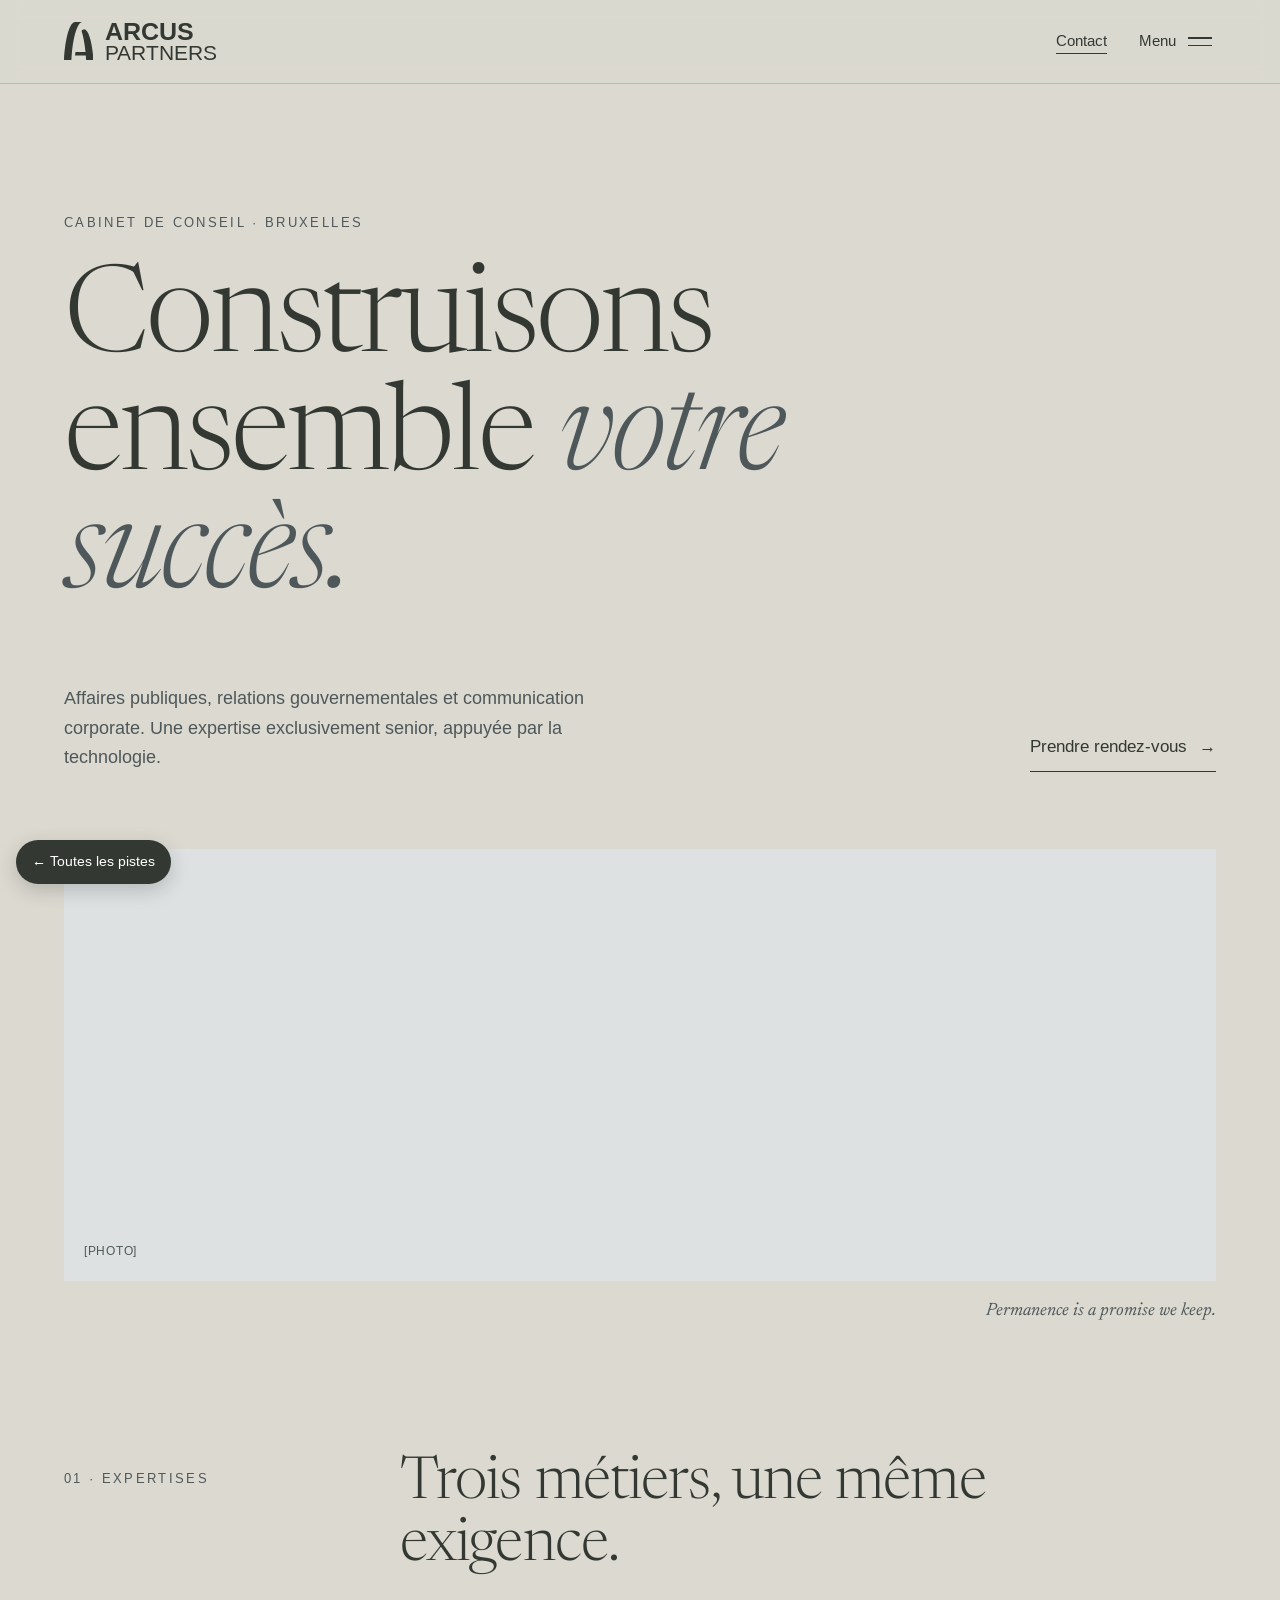
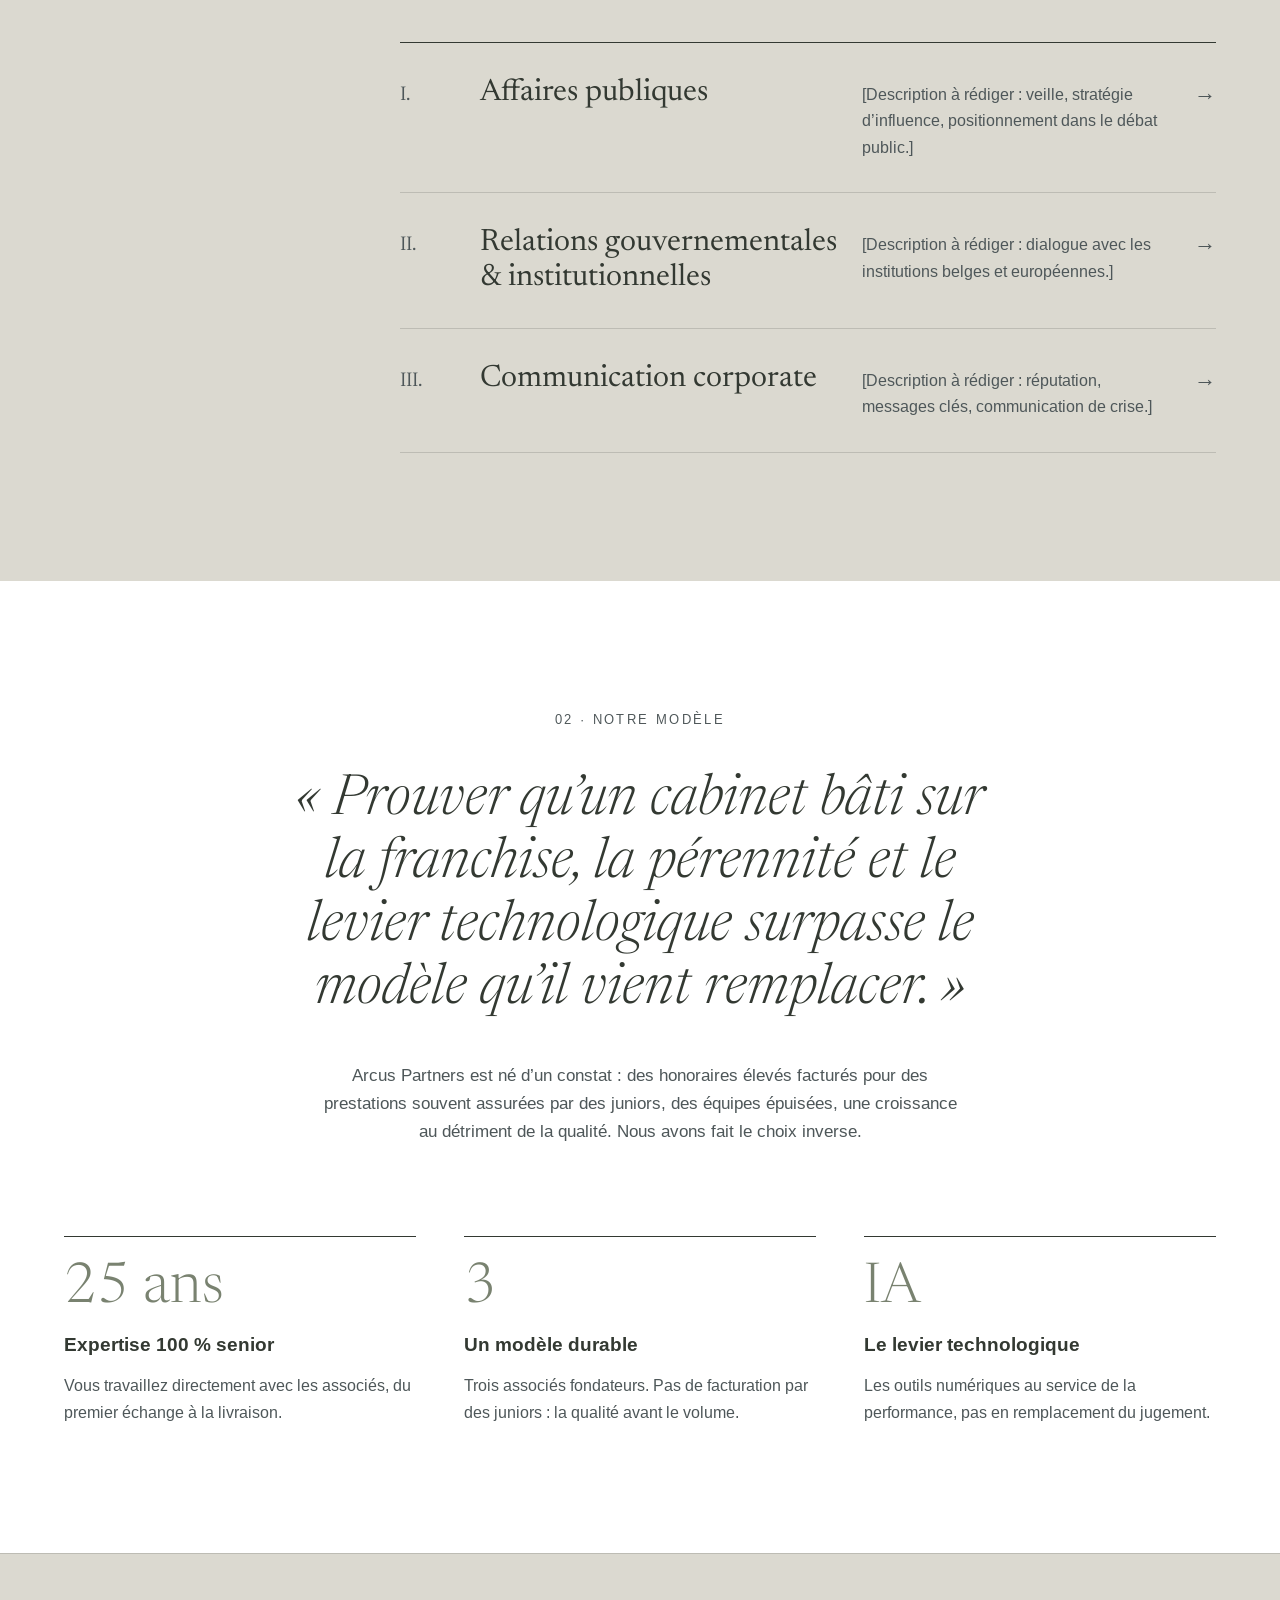
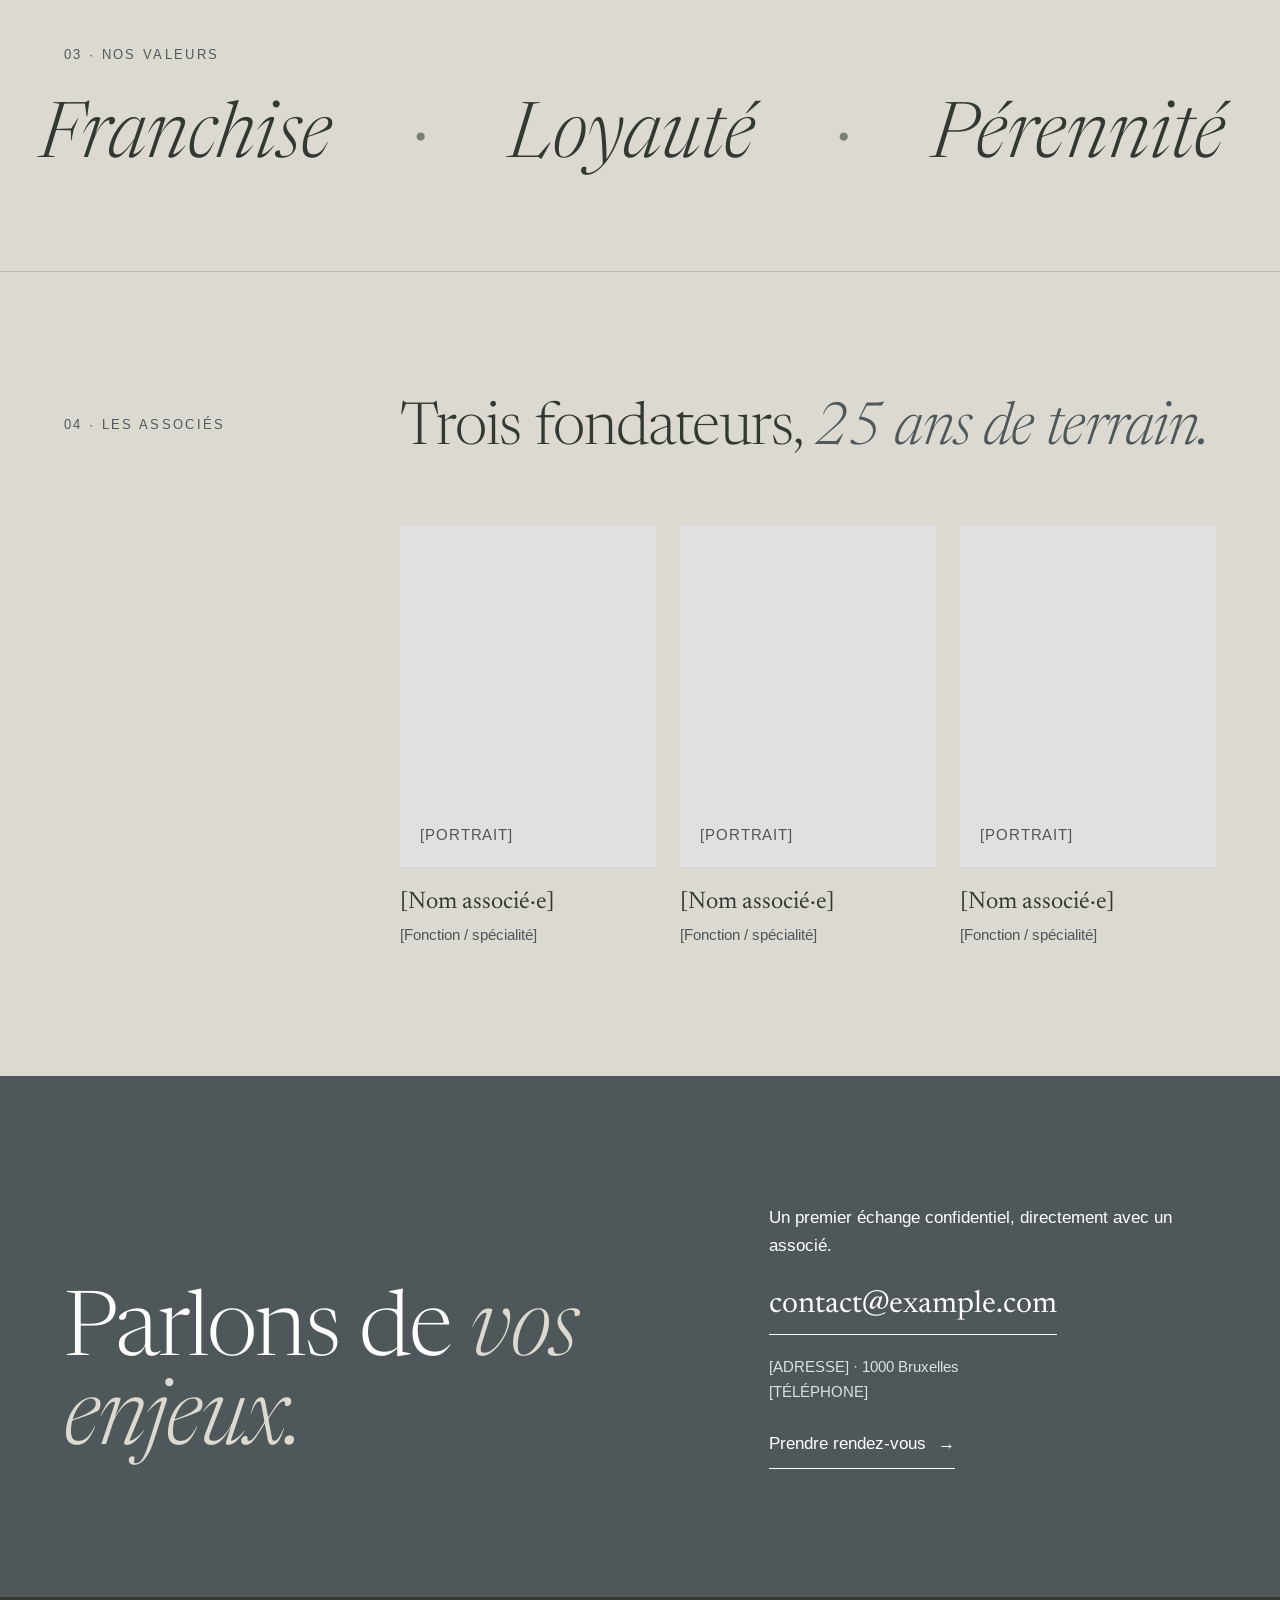
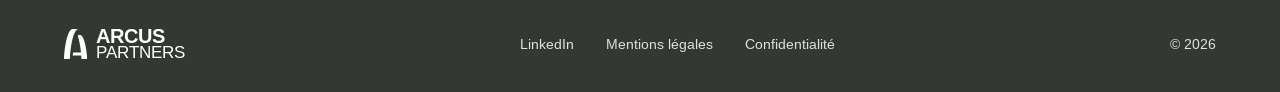
<file: v4/index.html>
<!doctype html>
<html lang="fr">
<head>
  <meta charset="utf-8">
  <meta name="viewport" content="width=device-width, initial-scale=1">
  <title>Arcus Partners · Piste 4 · Éditoriale · Variante</title>
  <meta name="robots" content="noindex">
  <link rel="preconnect" href="https://fonts.googleapis.com">
  <link rel="preconnect" href="https://fonts.gstatic.com" crossorigin>
  <link href="https://fonts.googleapis.com/css2?family=Newsreader:ital,opsz,wght@0,6..72,300;0,6..72,400;1,6..72,300;1,6..72,400&family=Arimo:ital,wght@0,400..700;1,400..700&display=swap" rel="stylesheet">
  <link rel="stylesheet" href="styles.css">
  <script src="script.js" defer></script>
</head>
<body>
  <!-- Logo (esquisse d'après la charte, concept 1 : à remplacer par le SVG de la graphiste) -->
  <svg width="0" height="0" style="position:absolute" aria-hidden="true">
    <symbol id="logo-a" viewBox="0 0 31 40"><path fill="currentColor" d="M 31 40 C 29.77 21.24 25.82 7.5 21.13 7.5 C 20.18 7.5 19.27 8.06 18.4 9.1 C 20.25 14.63 21.73 22.38 22.63 31.46 L 12.04 31.46 C 11.89 32.69 11.76 33.95 11.64 35.24 L 22.97 35.24 C 23.09 36.8 23.2 38.38 23.29 40 Z M 31 40"/><path fill="currentColor" d="M 19.41 0 L 11.65 0 C 6 0 1.26 17.06 0 40 L 7.77 40 C 8.72 22.58 11.68 8.56 15.52 2.81 C 16.74 0.99 18.05 0 19.41 0"/></symbol>
  </svg>
  <a class="skip-link" href="#contenu">Aller au contenu</a>

  <header class="site-header" id="top">
    <div class="container header-inner">
      <a href="#top" class="logo" aria-label="Arcus Partners, accueil">
        <svg class="logo-mark" aria-hidden="true"><use href="#logo-a"/></svg>
        <span class="logo-text"><b>ARCUS</b><span>PARTNERS</span></span>
      </a>
      <div class="header-right">
        <a href="contact.html" class="header-contact">Contact</a>
        <button class="menu-btn" type="button" aria-expanded="false" aria-controls="menu">
          <span class="menu-btn-label">Menu</span>
          <span class="menu-btn-icon" aria-hidden="true"><i></i><i></i></span>
        </button>
      </div>
    </div>
  </header>

  <div class="menu" id="menu" hidden>
    <nav class="container menu-inner" aria-label="Navigation principale">
      <ol class="menu-list">
        <li><a href="#expertises"><span>01</span>Expertises</a></li>
        <li><a href="#modele"><span>02</span>Notre modèle</a></li>
        <li><a href="#valeurs"><span>03</span>Valeurs</a></li>
        <li><a href="#equipe"><span>04</span>Les associés</a></li>
        <li><a href="contact.html"><span>05</span>Contact</a></li>
      </ol>
      <p class="menu-lang"><a href="#" aria-current="true">Français</a> / <a href="#">English</a></p>
    </nav>
  </div>

  <main id="contenu">
    <section class="hero container">
      <p class="eyebrow">Cabinet de conseil · Bruxelles</p>
      <h1 class="hero-title">Construisons ensemble <em>votre succès.</em></h1>
      <div class="hero-foot">
        <p class="hero-lead">Affaires publiques, relations gouvernementales et communication corporate. Une expertise exclusivement senior, appuyée par la technologie.</p>
        <a href="contact.html" class="link-arrow">Prendre rendez-vous <span aria-hidden="true">→</span></a>
      </div>
    </section>

    <div class="container">
      <div class="panorama placeholder" role="img" aria-label="Photo d'architecture en noir et blanc (à venir)">
        <span class="placeholder-label">[PHOTO]</span>
      </div>
      <p class="caption"><em>Permanence is a promise we keep.</em></p>
    </div>

    <section class="section container" id="expertises">
      <div class="section-grid">
        <p class="eyebrow">01 · Expertises</p>
        <div>
          <h2 class="h2">Trois métiers, une même exigence.</h2>
          <ol class="rows">
            <li class="row">
              <span class="row-num">I.</span>
              <h3 class="row-title">Affaires publiques</h3>
              <p class="row-text">[Description à rédiger : veille, stratégie d’influence, positionnement dans le débat public.]</p>
              <span class="row-arrow" aria-hidden="true">→</span>
            </li>
            <li class="row">
              <span class="row-num">II.</span>
              <h3 class="row-title">Relations gouvernementales &amp; institutionnelles</h3>
              <p class="row-text">[Description à rédiger : dialogue avec les institutions belges et européennes.]</p>
              <span class="row-arrow" aria-hidden="true">→</span>
            </li>
            <li class="row">
              <span class="row-num">III.</span>
              <h3 class="row-title">Communication corporate</h3>
              <p class="row-text">[Description à rédiger : réputation, messages clés, communication de crise.]</p>
              <span class="row-arrow" aria-hidden="true">→</span>
            </li>
          </ol>
        </div>
      </div>
    </section>

    <section class="section section--tint" id="modele">
      <div class="container">
        <p class="eyebrow eyebrow--center">02 · Notre modèle</p>
        <blockquote class="quote">
          « Prouver qu’un cabinet bâti sur la franchise, la pérennité et le levier technologique surpasse le modèle qu’il vient remplacer. »
        </blockquote>
        <p class="quote-intro">Arcus Partners est né d’un constat : des honoraires élevés facturés pour des prestations souvent assurées par des juniors, des équipes épuisées, une croissance au détriment de la qualité. Nous avons fait le choix inverse.</p>
        <div class="trio">
          <div class="trio-item reveal"><span class="trio-num">25 ans</span><h3>Expertise 100 % senior</h3><p>Vous travaillez directement avec les associés, du premier échange à la livraison.</p></div>
          <div class="trio-item reveal"><span class="trio-num">3</span><h3>Un modèle durable</h3><p>Trois associés fondateurs. Pas de facturation par des juniors : la qualité avant le volume.</p></div>
          <div class="trio-item reveal"><span class="trio-num">IA</span><h3>Le levier technologique</h3><p>Les outils numériques au service de la performance, pas en remplacement du jugement.</p></div>
        </div>
      </div>
    </section>

    <section class="values-band" id="valeurs" aria-label="Nos valeurs">
      <p class="eyebrow container">03 · Nos valeurs</p>
      <div class="marquee">
        <div class="marquee-track">
          <span>Franchise</span><span>Loyauté</span><span>Pérennité</span><span>Discernement</span><span>Retenue</span><span>Générosité</span><span>Savoir-faire</span>
          <span aria-hidden="true">Franchise</span><span aria-hidden="true">Loyauté</span><span aria-hidden="true">Pérennité</span><span aria-hidden="true">Discernement</span><span aria-hidden="true">Retenue</span><span aria-hidden="true">Générosité</span><span aria-hidden="true">Savoir-faire</span>
        </div>
      </div>
    </section>

    <section class="section container" id="equipe">
      <div class="section-grid">
        <p class="eyebrow">04 · Les associés</p>
        <div>
          <h2 class="h2">Trois fondateurs, <em>25 ans de terrain.</em></h2>
          <div class="team">
            <figure class="member reveal"><div class="member-photo placeholder"><span class="placeholder-label">[PORTRAIT]</span></div><figcaption><strong>[Nom associé·e]</strong><span>[Fonction / spécialité]</span></figcaption></figure>
            <figure class="member reveal"><div class="member-photo placeholder"><span class="placeholder-label">[PORTRAIT]</span></div><figcaption><strong>[Nom associé·e]</strong><span>[Fonction / spécialité]</span></figcaption></figure>
            <figure class="member reveal"><div class="member-photo placeholder"><span class="placeholder-label">[PORTRAIT]</span></div><figcaption><strong>[Nom associé·e]</strong><span>[Fonction / spécialité]</span></figcaption></figure>
          </div>
        </div>
      </div>
    </section>

    <section class="contact" id="contact">
      <div class="container contact-inner">
        <h2 class="contact-title">Parlons de <em>vos enjeux.</em></h2>
        <div class="contact-side">
          <p>Un premier échange confidentiel, directement avec un associé.</p>
          <a href="mailto:contact@example.com" class="contact-mail">contact@example.com</a>
          <p class="contact-meta">[ADRESSE] · 1000 Bruxelles<br>[TÉLÉPHONE]</p>
          <a href="contact.html" class="link-arrow">Prendre rendez-vous <span aria-hidden="true">→</span></a>
        </div>
      </div>
    </section>
  </main>

  <footer class="site-footer">
    <div class="container footer-inner">
      <span class="logo logo--sm"><svg class="logo-mark" aria-hidden="true"><use href="#logo-a"/></svg><span class="logo-text"><b>ARCUS</b><span>PARTNERS</span></span></span>
      <ul class="footer-links"><li><a href="#">LinkedIn</a></li><li><a href="#">Mentions légales</a></li><li><a href="#">Confidentialité</a></li></ul>
      <span>© <span id="year">2026</span></span>
    </div>
  </footer>

  <a href="../" class="version-badge">← Toutes les pistes</a>
</body>
</html>
</file>
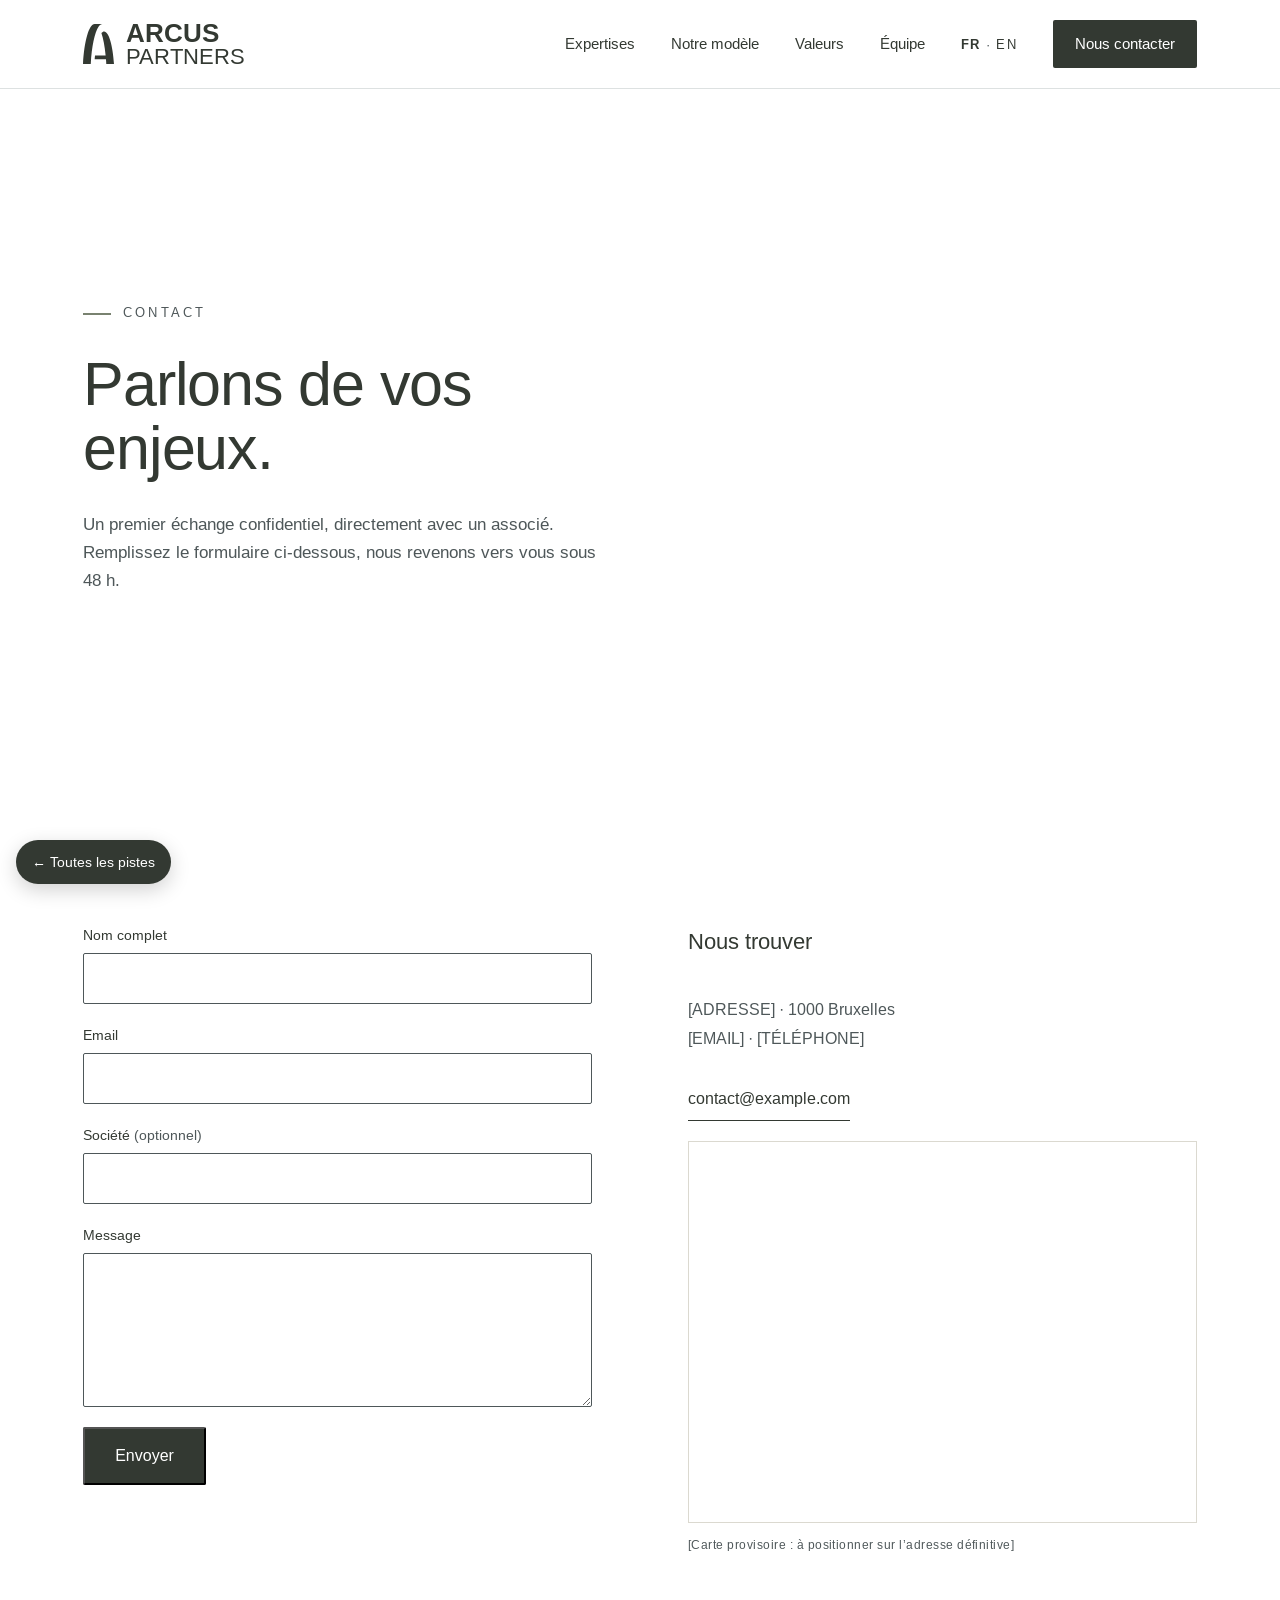
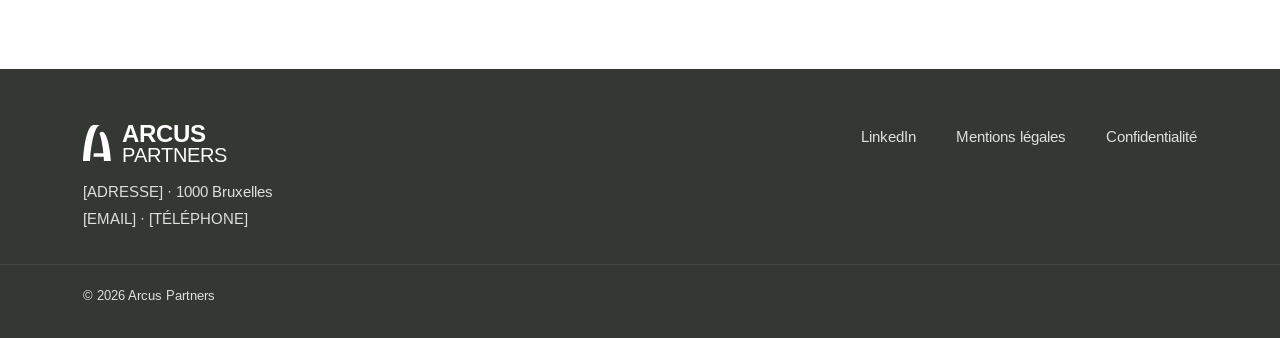
<file: v1/contact.html>
<!doctype html>
<html lang="fr">
<head>
  <meta charset="utf-8">
  <meta name="viewport" content="width=device-width, initial-scale=1">
  <title>Arcus Partners · Contact</title>
  <meta name="description" content="Contactez Arcus Partners, cabinet de conseil en affaires publiques, relations gouvernementales et communication corporate à Bruxelles.">
  <meta name="robots" content="noindex"><!-- preview : à retirer en production -->
  <link rel="preconnect" href="https://fonts.googleapis.com">
  <link rel="preconnect" href="https://fonts.gstatic.com" crossorigin>
  <link href="https://fonts.googleapis.com/css2?family=Arimo:ital,wght@0,400..700;1,400..700&display=swap" rel="stylesheet">
  <link rel="stylesheet" href="styles.css">
  <script src="script.js" defer></script>
</head>
<body>
  <a class="skip-link" href="#contenu">Aller au contenu</a>

  <!-- Logo (esquisse d'après la charte, concept 1 : à remplacer par le SVG de la graphiste) -->
  <svg width="0" height="0" style="position:absolute" aria-hidden="true">
    <symbol id="logo-a" viewBox="0 0 31 40"><path fill="currentColor" d="M 31 40 C 29.77 21.24 25.82 7.5 21.13 7.5 C 20.18 7.5 19.27 8.06 18.4 9.1 C 20.25 14.63 21.73 22.38 22.63 31.46 L 12.04 31.46 C 11.89 32.69 11.76 33.95 11.64 35.24 L 22.97 35.24 C 23.09 36.8 23.2 38.38 23.29 40 Z M 31 40"/><path fill="currentColor" d="M 19.41 0 L 11.65 0 C 6 0 1.26 17.06 0 40 L 7.77 40 C 8.72 22.58 11.68 8.56 15.52 2.81 C 16.74 0.99 18.05 0 19.41 0"/></symbol>
  </svg>

  <header class="site-header" id="top">
    <div class="container header-inner">
      <a href="index.html" class="brand" aria-label="Arcus Partners, accueil">
        <svg class="brand-mark" aria-hidden="true"><use href="#logo-a"/></svg>
        <span class="brand-name"><b>ARCUS</b><span>PARTNERS</span></span>
      </a>

      <button class="nav-toggle" type="button" aria-expanded="false" aria-controls="nav" aria-label="Ouvrir le menu">
        <span class="nav-toggle-bar"></span>
        <span class="nav-toggle-bar"></span>
      </button>

      <nav class="nav" id="nav" aria-label="Navigation principale">
        <ul class="nav-list">
          <li><a href="index.html#expertises">Expertises</a></li>
          <li><a href="index.html#modele">Notre modèle</a></li>
          <li><a href="index.html#valeurs">Valeurs</a></li>
          <li><a href="index.html#equipe">Équipe</a></li>
          <li class="nav-lang"><a href="#" aria-current="true">FR</a> · <a href="#">EN</a></li>
          <li><a href="contact.html" class="btn btn-primary" aria-current="page">Nous contacter</a></li>
        </ul>
      </nav>
    </div>
  </header>

  <main id="contenu">

    <!-- INTRO -->
    <section class="hero">
      <div class="hero-text">
        <p class="eyebrow">Contact</p>
        <h1 class="hero-title">Parlons de vos enjeux.</h1>
        <p class="lead">Un premier échange confidentiel, directement avec un associé. Remplissez le formulaire ci-dessous, nous revenons vers vous sous 48 h.</p>
      </div>
    </section>

    <!-- FORMULAIRE + CARTE -->
    <section class="section section--white">
      <div class="container two-cols">
        <form class="contact-form" novalidate>
          <div class="field">
            <label for="name">Nom complet</label>
            <input type="text" id="name" name="name" autocomplete="name" required>
          </div>
          <div class="field">
            <label for="email">Email</label>
            <input type="email" id="email" name="email" autocomplete="email" required>
          </div>
          <div class="field">
            <label for="company">Société <span>(optionnel)</span></label>
            <input type="text" id="company" name="company" autocomplete="organization">
          </div>
          <div class="field">
            <label for="message">Message</label>
            <textarea id="message" name="message" rows="5" required></textarea>
          </div>
          <button type="submit" class="btn btn-primary btn-lg">Envoyer</button>
          <p class="form-note" role="status" hidden>Merci, votre message a bien été noté (formulaire non connecté sur cette maquette).</p>
        </form>

        <div class="contact-info">
          <div class="prose">
            <h2 class="contact-info-title">Nous trouver</h2>
            <address>[ADRESSE] · 1000 Bruxelles<br>[EMAIL] · [TÉLÉPHONE]</address>
            <a href="mailto:contact@example.com" class="btn-link">contact@example.com</a>
          </div>
          <div class="map-frame">
            <iframe src="https://www.google.com/maps?q=Bruxelles&output=embed" loading="lazy" referrerpolicy="no-referrer-when-downgrade" title="Localisation (provisoire)"></iframe>
          </div>
          <p class="placeholder-label placeholder-label--static">[Carte provisoire : à positionner sur l’adresse définitive]</p>
        </div>
      </div>
    </section>
  </main>

  <footer class="site-footer">
    <div class="container footer-inner">
      <div class="footer-brand">
        <a href="#top" class="brand brand--light" aria-label="Retour en haut">
          <svg class="brand-mark" aria-hidden="true"><use href="#logo-a"/></svg>
          <span class="brand-name"><b>ARCUS</b><span>PARTNERS</span></span>
        </a>
        <address>[ADRESSE] · 1000 Bruxelles<br>[EMAIL] · [TÉLÉPHONE]</address>
      </div>
      <ul class="footer-links">
        <li><a href="#">LinkedIn</a></li>
        <li><a href="#">Mentions légales</a></li>
        <li><a href="#">Confidentialité</a></li>
      </ul>
    </div>
    <div class="container footer-bottom">© <span id="year">2026</span> Arcus Partners</div>
  </footer>

  <a href="../" class="version-badge">← Toutes les pistes</a>
</body>
</html>
</file>
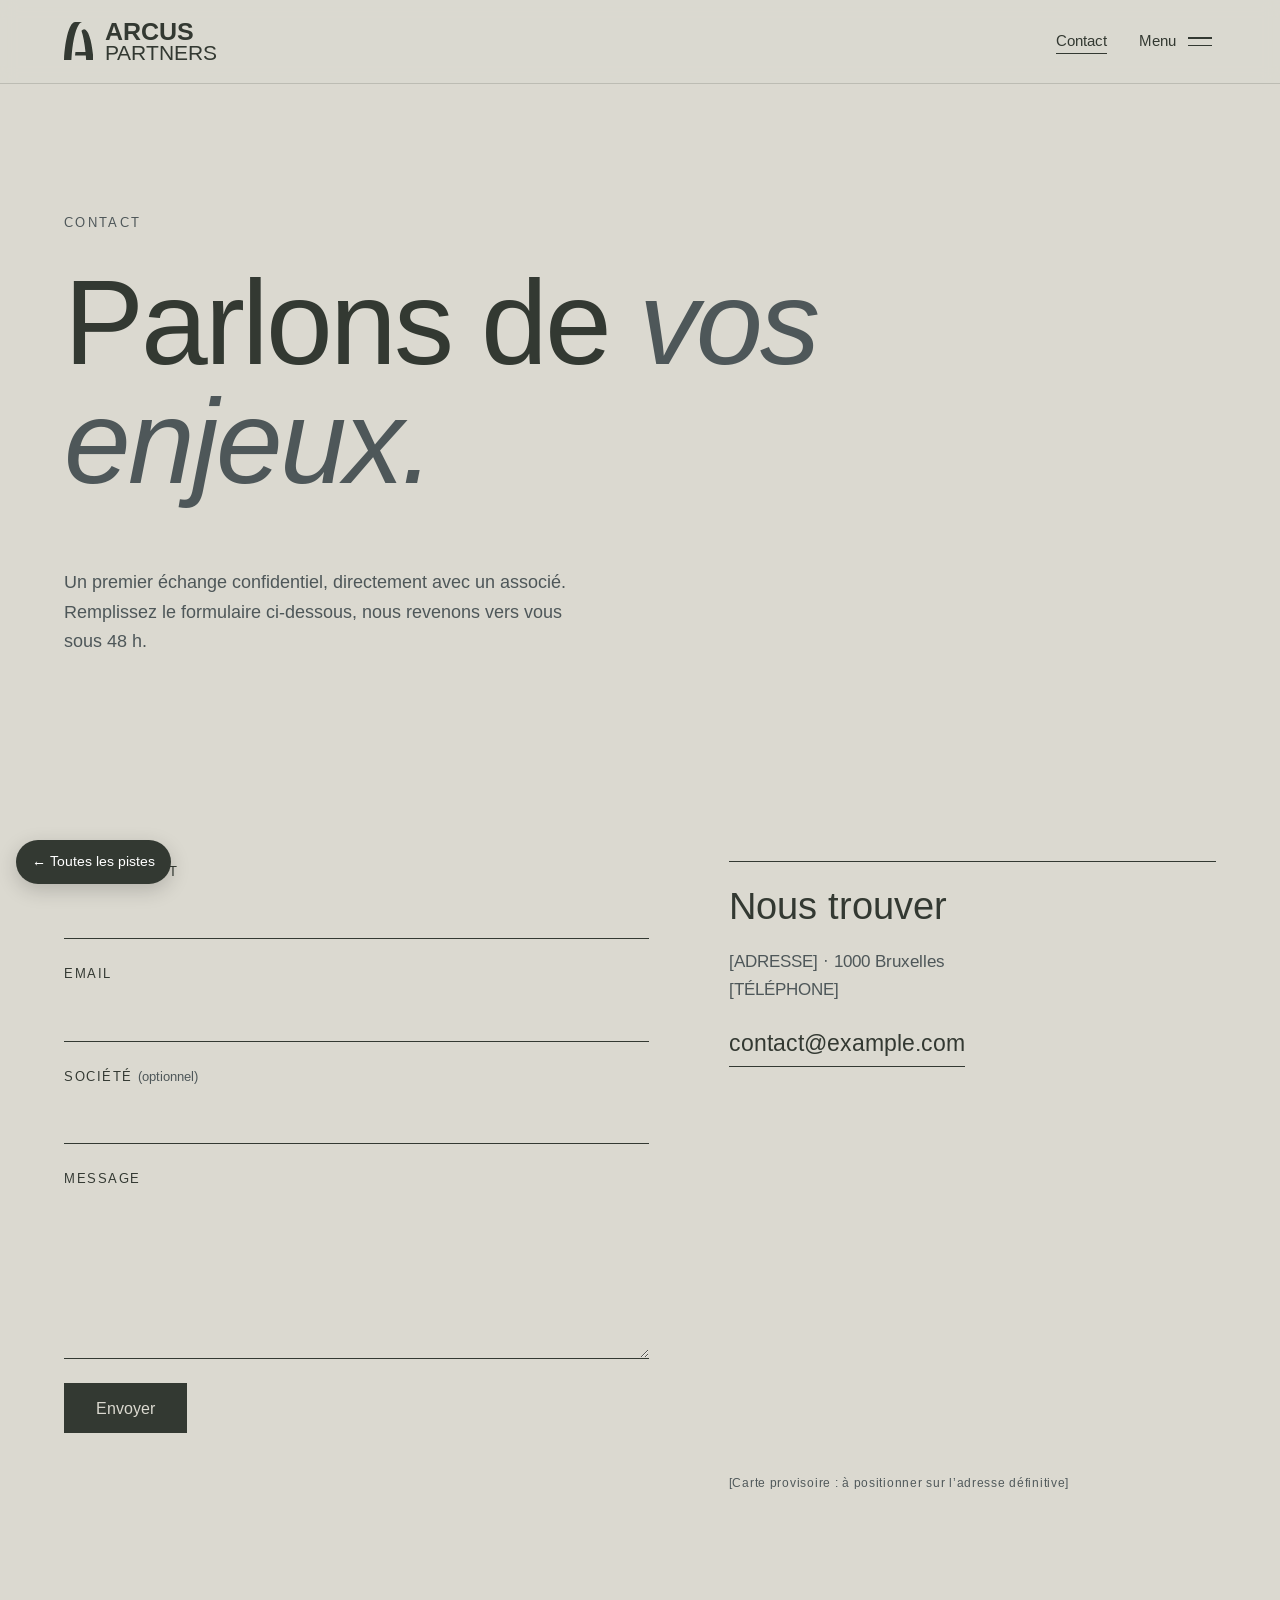
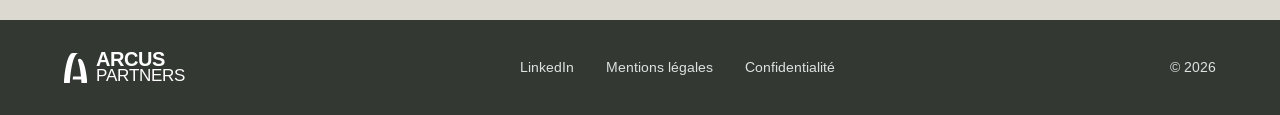
<file: v2/contact.html>
<!doctype html>
<html lang="fr">
<head>
  <meta charset="utf-8">
  <meta name="viewport" content="width=device-width, initial-scale=1">
  <title>Arcus Partners · Contact</title>
  <meta name="robots" content="noindex">
  <link rel="preconnect" href="https://fonts.googleapis.com">
  <link rel="preconnect" href="https://fonts.gstatic.com" crossorigin>
  <link href="https://fonts.googleapis.com/css2?family=Arimo:ital,wght@0,400..700;1,400..700&display=swap" rel="stylesheet">
  <link rel="stylesheet" href="styles.css">
  <script src="script.js" defer></script>
</head>
<body>
  <!-- Logo (esquisse d'après la charte, concept 1 : à remplacer par le SVG de la graphiste) -->
  <svg width="0" height="0" style="position:absolute" aria-hidden="true">
    <symbol id="logo-a" viewBox="0 0 31 40"><path fill="currentColor" d="M 31 40 C 29.77 21.24 25.82 7.5 21.13 7.5 C 20.18 7.5 19.27 8.06 18.4 9.1 C 20.25 14.63 21.73 22.38 22.63 31.46 L 12.04 31.46 C 11.89 32.69 11.76 33.95 11.64 35.24 L 22.97 35.24 C 23.09 36.8 23.2 38.38 23.29 40 Z M 31 40"/><path fill="currentColor" d="M 19.41 0 L 11.65 0 C 6 0 1.26 17.06 0 40 L 7.77 40 C 8.72 22.58 11.68 8.56 15.52 2.81 C 16.74 0.99 18.05 0 19.41 0"/></symbol>
  </svg>
  <a class="skip-link" href="#contenu">Aller au contenu</a>

  <header class="site-header" id="top">
    <div class="container header-inner">
      <a href="index.html" class="logo" aria-label="Arcus Partners, accueil">
        <svg class="logo-mark" aria-hidden="true"><use href="#logo-a"/></svg>
        <span class="logo-text"><b>ARCUS</b><span>PARTNERS</span></span>
      </a>
      <div class="header-right">
        <a href="contact.html" class="header-contact" aria-current="page">Contact</a>
        <button class="menu-btn" type="button" aria-expanded="false" aria-controls="menu">
          <span class="menu-btn-label">Menu</span>
          <span class="menu-btn-icon" aria-hidden="true"><i></i><i></i></span>
        </button>
      </div>
    </div>
  </header>

  <div class="menu" id="menu" hidden>
    <nav class="container menu-inner" aria-label="Navigation principale">
      <ol class="menu-list">
        <li><a href="index.html#expertises"><span>01</span>Expertises</a></li>
        <li><a href="index.html#modele"><span>02</span>Notre modèle</a></li>
        <li><a href="index.html#valeurs"><span>03</span>Valeurs</a></li>
        <li><a href="index.html#equipe"><span>04</span>Les associés</a></li>
        <li><a href="contact.html"><span>05</span>Contact</a></li>
      </ol>
      <p class="menu-lang"><a href="#" aria-current="true">Français</a> / <a href="#">English</a></p>
    </nav>
  </div>

  <main id="contenu">
    <section class="hero container">
      <p class="eyebrow">Contact</p>
      <h1 class="hero-title">Parlons de <em>vos enjeux.</em></h1>
      <div class="hero-foot">
        <p class="hero-lead">Un premier échange confidentiel, directement avec un associé. Remplissez le formulaire ci-dessous, nous revenons vers vous sous 48 h.</p>
      </div>
    </section>

    <section class="section container">
      <div class="contact-grid">
        <form class="contact-form" novalidate>
          <div class="field">
            <label for="name">Nom complet</label>
            <input type="text" id="name" name="name" autocomplete="name" required>
          </div>
          <div class="field">
            <label for="email">Email</label>
            <input type="email" id="email" name="email" autocomplete="email" required>
          </div>
          <div class="field">
            <label for="company">Société <span>(optionnel)</span></label>
            <input type="text" id="company" name="company" autocomplete="organization">
          </div>
          <div class="field">
            <label for="message">Message</label>
            <textarea id="message" name="message" rows="5" required></textarea>
          </div>
          <button type="submit" class="btn">Envoyer</button>
          <p class="form-note" role="status" hidden>Merci, votre message a bien été noté (formulaire non connecté sur cette maquette).</p>
        </form>

        <div class="contact-info">
          <h2 class="contact-info-title">Nous trouver</h2>
          <address>[ADRESSE] · 1000 Bruxelles<br>[TÉLÉPHONE]</address>
          <a href="mailto:contact@example.com" class="contact-mail">contact@example.com</a>
          <div class="map-frame">
            <iframe src="https://www.google.com/maps?q=Bruxelles&output=embed" loading="lazy" referrerpolicy="no-referrer-when-downgrade" title="Localisation (provisoire)"></iframe>
          </div>
          <p class="placeholder-label--static">[Carte provisoire : à positionner sur l’adresse définitive]</p>
        </div>
      </div>
    </section>
  </main>

  <footer class="site-footer">
    <div class="container footer-inner">
      <span class="logo logo--sm"><svg class="logo-mark" aria-hidden="true"><use href="#logo-a"/></svg><span class="logo-text"><b>ARCUS</b><span>PARTNERS</span></span></span>
      <ul class="footer-links"><li><a href="#">LinkedIn</a></li><li><a href="#">Mentions légales</a></li><li><a href="#">Confidentialité</a></li></ul>
      <span>© <span id="year">2026</span></span>
    </div>
  </footer>

  <a href="../" class="version-badge">← Toutes les pistes</a>
</body>
</html>
</file>
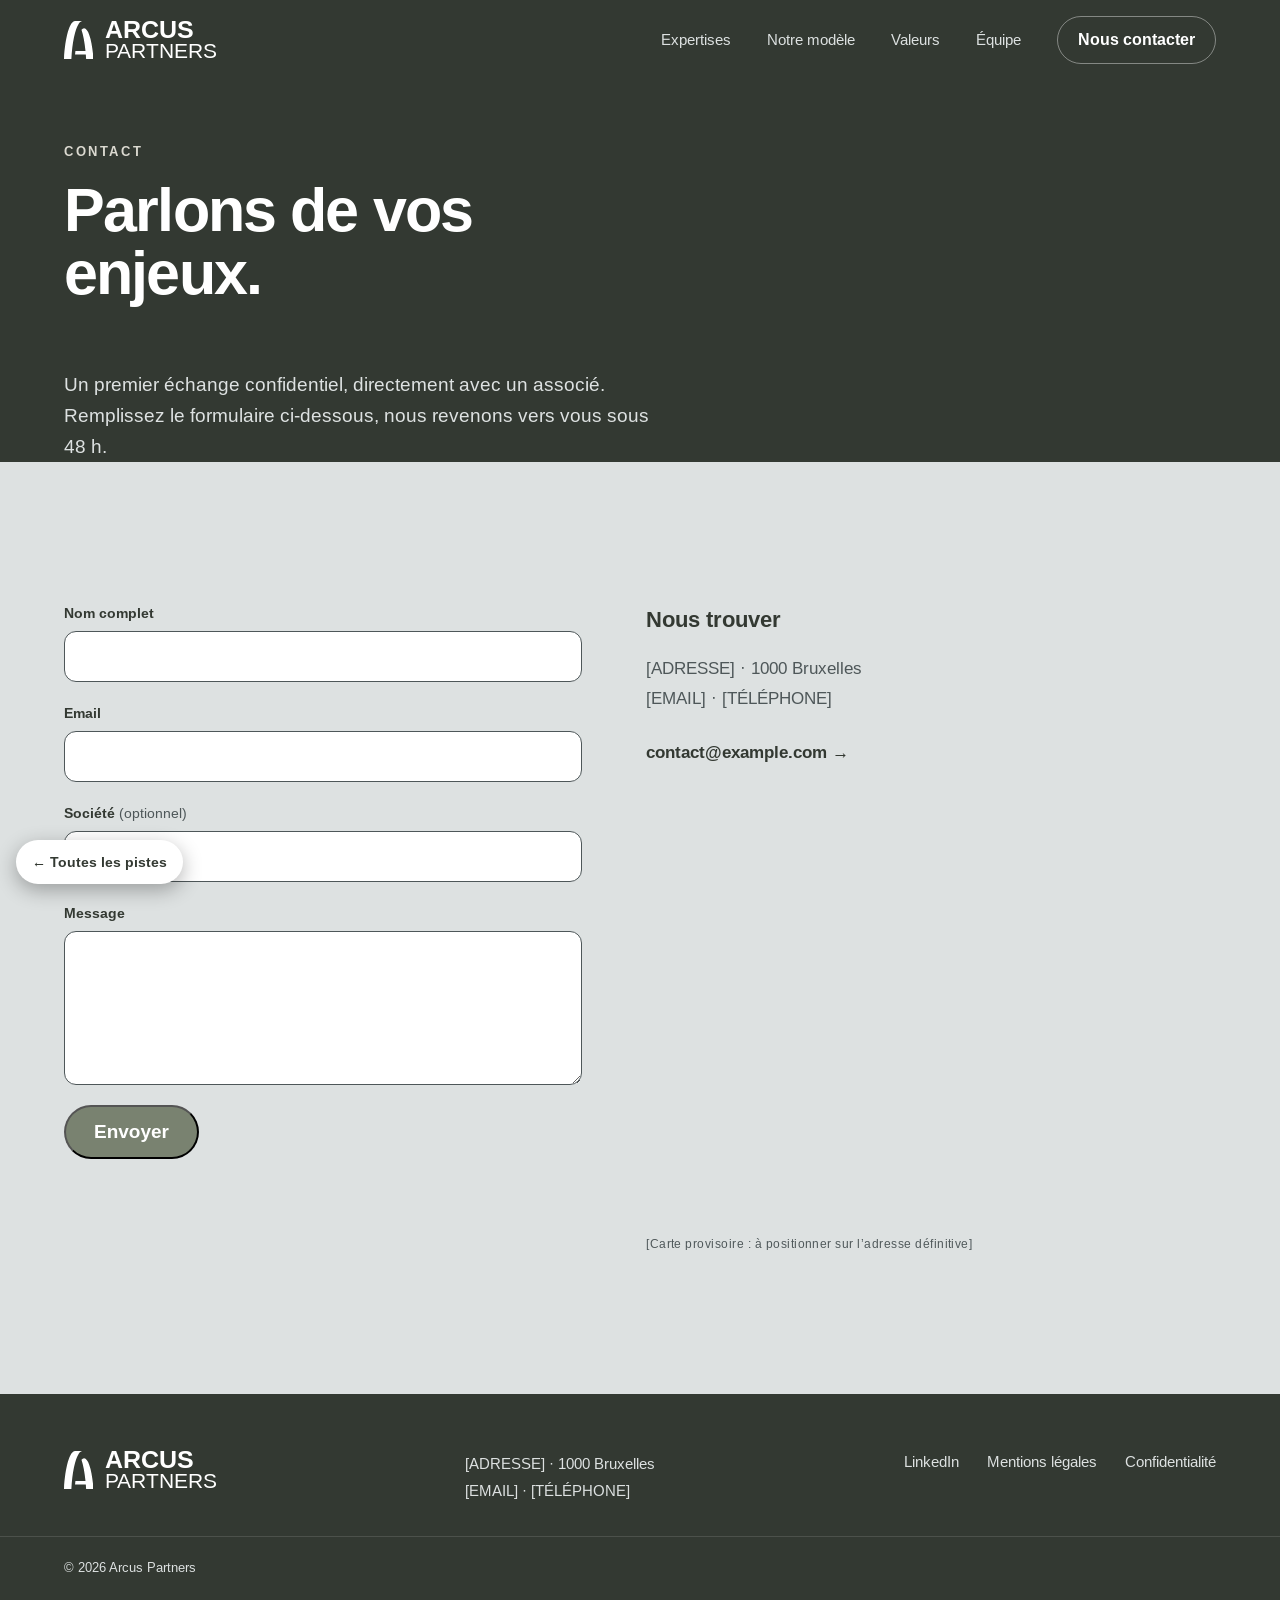
<file: v3/contact.html>
<!doctype html>
<html lang="fr">
<head>
  <meta charset="utf-8">
  <meta name="viewport" content="width=device-width, initial-scale=1">
  <title>Arcus Partners · Contact</title>
  <meta name="robots" content="noindex">
  <link rel="preconnect" href="https://fonts.googleapis.com">
  <link rel="preconnect" href="https://fonts.gstatic.com" crossorigin>
  <link href="https://fonts.googleapis.com/css2?family=Arimo:ital,wght@0,400..700;1,400..700&display=swap" rel="stylesheet">
  <link rel="stylesheet" href="styles.css">
  <script src="script.js" defer></script>
</head>
<body>
  <a class="skip-link" href="#contenu">Aller au contenu</a>

  <!-- Logo (esquisse d'après la charte, concept 1 : à remplacer par le SVG de la graphiste) -->
  <svg width="0" height="0" style="position:absolute" aria-hidden="true">
    <symbol id="logo-a" viewBox="0 0 31 40"><path fill="currentColor" d="M 31 40 C 29.77 21.24 25.82 7.5 21.13 7.5 C 20.18 7.5 19.27 8.06 18.4 9.1 C 20.25 14.63 21.73 22.38 22.63 31.46 L 12.04 31.46 C 11.89 32.69 11.76 33.95 11.64 35.24 L 22.97 35.24 C 23.09 36.8 23.2 38.38 23.29 40 Z M 31 40"/><path fill="currentColor" d="M 19.41 0 L 11.65 0 C 6 0 1.26 17.06 0 40 L 7.77 40 C 8.72 22.58 11.68 8.56 15.52 2.81 C 16.74 0.99 18.05 0 19.41 0"/></symbol>
  </svg>

  <header class="site-header" id="top">
    <div class="container header-inner">
      <a href="index.html" class="logo" aria-label="Arcus Partners, accueil">
        <svg class="logo-mark" aria-hidden="true"><use href="#logo-a"/></svg>
        <span class="logo-text"><b>ARCUS</b><span>PARTNERS</span></span>
      </a>
      <button class="nav-toggle" type="button" aria-expanded="false" aria-controls="nav" aria-label="Ouvrir le menu"><i></i><i></i></button>
      <nav class="nav" id="nav" aria-label="Navigation principale">
        <a href="index.html#expertises">Expertises</a>
        <a href="index.html#modele">Notre modèle</a>
        <a href="index.html#valeurs">Valeurs</a>
        <a href="index.html#equipe">Équipe</a>
        <a href="contact.html" class="btn btn-outline" aria-current="page">Nous contacter</a>
      </nav>
    </div>
  </header>

  <main id="contenu">
    <section class="section section--contact-intro">
      <div class="container">
        <p class="eyebrow">Contact</p>
        <h1 class="h2">Parlons de vos enjeux.</h1>
        <p class="hero-lead">Un premier échange confidentiel, directement avec un associé. Remplissez le formulaire ci-dessous, nous revenons vers vous sous 48 h.</p>
      </div>
    </section>

    <section class="section section--light">
      <div class="container model">
        <form class="contact-form" novalidate>
          <div class="field">
            <label for="name">Nom complet</label>
            <input type="text" id="name" name="name" autocomplete="name" required>
          </div>
          <div class="field">
            <label for="email">Email</label>
            <input type="email" id="email" name="email" autocomplete="email" required>
          </div>
          <div class="field">
            <label for="company">Société <span>(optionnel)</span></label>
            <input type="text" id="company" name="company" autocomplete="organization">
          </div>
          <div class="field">
            <label for="message">Message</label>
            <textarea id="message" name="message" rows="5" required></textarea>
          </div>
          <button type="submit" class="btn btn-sage">Envoyer</button>
          <p class="form-note" role="status" hidden>Merci, votre message a bien été noté (formulaire non connecté sur cette maquette).</p>
        </form>

        <div class="contact-info">
          <h2 class="contact-info-title">Nous trouver</h2>
          <address>[ADRESSE] · 1000 Bruxelles<br>[EMAIL] · [TÉLÉPHONE]</address>
          <a href="mailto:contact@example.com" class="link">contact@example.com →</a>
          <div class="map-frame">
            <iframe src="https://www.google.com/maps?q=Bruxelles&output=embed" loading="lazy" referrerpolicy="no-referrer-when-downgrade" title="Localisation (provisoire)"></iframe>
          </div>
          <p class="placeholder-label--static">[Carte provisoire : à positionner sur l’adresse définitive]</p>
        </div>
      </div>
    </section>
  </main>

  <footer class="site-footer">
    <div class="container footer-inner">
      <a href="#top" class="logo" aria-label="Retour en haut">
        <svg class="logo-mark" aria-hidden="true"><use href="#logo-a"/></svg>
        <span class="logo-text"><b>ARCUS</b><span>PARTNERS</span></span>
      </a>
      <address>[ADRESSE] · 1000 Bruxelles<br>[EMAIL] · [TÉLÉPHONE]</address>
      <ul class="footer-links"><li><a href="#">LinkedIn</a></li><li><a href="#">Mentions légales</a></li><li><a href="#">Confidentialité</a></li></ul>
    </div>
    <p class="container footer-bottom">© <span id="year">2026</span> Arcus Partners</p>
  </footer>

  <a href="../" class="version-badge">← Toutes les pistes</a>
</body>
</html>
</file>
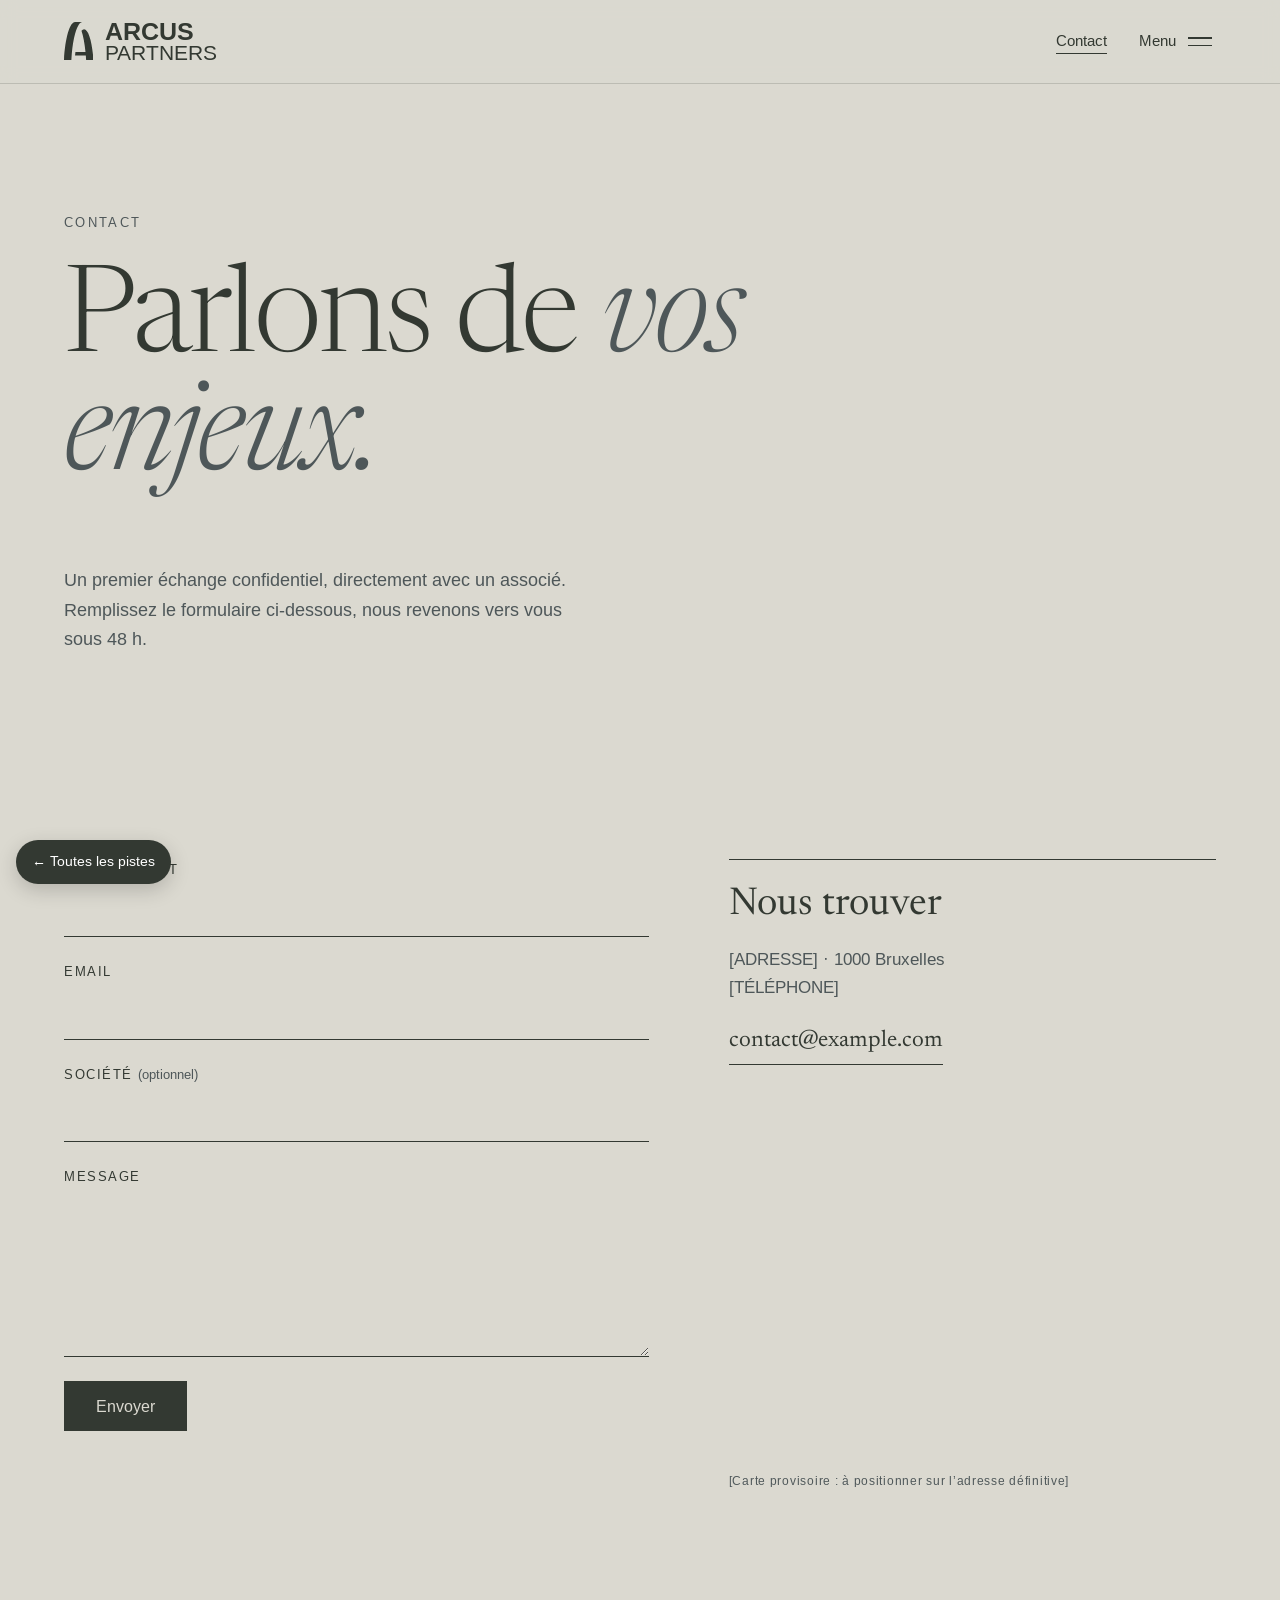
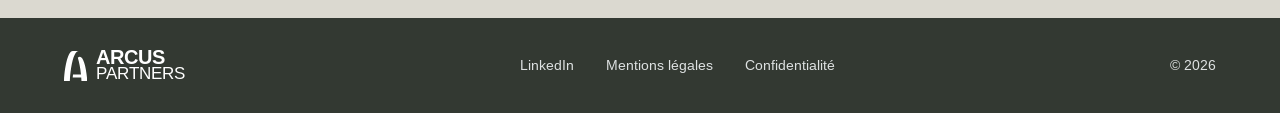
<file: v4/contact.html>
<!doctype html>
<html lang="fr">
<head>
  <meta charset="utf-8">
  <meta name="viewport" content="width=device-width, initial-scale=1">
  <title>Arcus Partners · Contact</title>
  <meta name="robots" content="noindex">
  <link rel="preconnect" href="https://fonts.googleapis.com">
  <link rel="preconnect" href="https://fonts.gstatic.com" crossorigin>
  <link href="https://fonts.googleapis.com/css2?family=Newsreader:ital,opsz,wght@0,6..72,300;0,6..72,400;1,6..72,300;1,6..72,400&family=Arimo:ital,wght@0,400..700;1,400..700&display=swap" rel="stylesheet">
  <link rel="stylesheet" href="styles.css">
  <script src="script.js" defer></script>
</head>
<body>
  <!-- Logo (esquisse d'après la charte, concept 1 : à remplacer par le SVG de la graphiste) -->
  <svg width="0" height="0" style="position:absolute" aria-hidden="true">
    <symbol id="logo-a" viewBox="0 0 31 40"><path fill="currentColor" d="M 31 40 C 29.77 21.24 25.82 7.5 21.13 7.5 C 20.18 7.5 19.27 8.06 18.4 9.1 C 20.25 14.63 21.73 22.38 22.63 31.46 L 12.04 31.46 C 11.89 32.69 11.76 33.95 11.64 35.24 L 22.97 35.24 C 23.09 36.8 23.2 38.38 23.29 40 Z M 31 40"/><path fill="currentColor" d="M 19.41 0 L 11.65 0 C 6 0 1.26 17.06 0 40 L 7.77 40 C 8.72 22.58 11.68 8.56 15.52 2.81 C 16.74 0.99 18.05 0 19.41 0"/></symbol>
  </svg>
  <a class="skip-link" href="#contenu">Aller au contenu</a>

  <header class="site-header" id="top">
    <div class="container header-inner">
      <a href="index.html" class="logo" aria-label="Arcus Partners, accueil">
        <svg class="logo-mark" aria-hidden="true"><use href="#logo-a"/></svg>
        <span class="logo-text"><b>ARCUS</b><span>PARTNERS</span></span>
      </a>
      <div class="header-right">
        <a href="contact.html" class="header-contact" aria-current="page">Contact</a>
        <button class="menu-btn" type="button" aria-expanded="false" aria-controls="menu">
          <span class="menu-btn-label">Menu</span>
          <span class="menu-btn-icon" aria-hidden="true"><i></i><i></i></span>
        </button>
      </div>
    </div>
  </header>

  <div class="menu" id="menu" hidden>
    <nav class="container menu-inner" aria-label="Navigation principale">
      <ol class="menu-list">
        <li><a href="index.html#expertises"><span>01</span>Expertises</a></li>
        <li><a href="index.html#modele"><span>02</span>Notre modèle</a></li>
        <li><a href="index.html#valeurs"><span>03</span>Valeurs</a></li>
        <li><a href="index.html#equipe"><span>04</span>Les associés</a></li>
        <li><a href="contact.html"><span>05</span>Contact</a></li>
      </ol>
      <p class="menu-lang"><a href="#" aria-current="true">Français</a> / <a href="#">English</a></p>
    </nav>
  </div>

  <main id="contenu">
    <section class="hero container">
      <p class="eyebrow">Contact</p>
      <h1 class="hero-title">Parlons de <em>vos enjeux.</em></h1>
      <div class="hero-foot">
        <p class="hero-lead">Un premier échange confidentiel, directement avec un associé. Remplissez le formulaire ci-dessous, nous revenons vers vous sous 48 h.</p>
      </div>
    </section>

    <section class="section container">
      <div class="contact-grid">
        <form class="contact-form" novalidate>
          <div class="field">
            <label for="name">Nom complet</label>
            <input type="text" id="name" name="name" autocomplete="name" required>
          </div>
          <div class="field">
            <label for="email">Email</label>
            <input type="email" id="email" name="email" autocomplete="email" required>
          </div>
          <div class="field">
            <label for="company">Société <span>(optionnel)</span></label>
            <input type="text" id="company" name="company" autocomplete="organization">
          </div>
          <div class="field">
            <label for="message">Message</label>
            <textarea id="message" name="message" rows="5" required></textarea>
          </div>
          <button type="submit" class="btn">Envoyer</button>
          <p class="form-note" role="status" hidden>Merci, votre message a bien été noté (formulaire non connecté sur cette maquette).</p>
        </form>

        <div class="contact-info">
          <h2 class="contact-info-title">Nous trouver</h2>
          <address>[ADRESSE] · 1000 Bruxelles<br>[TÉLÉPHONE]</address>
          <a href="mailto:contact@example.com" class="contact-mail">contact@example.com</a>
          <div class="map-frame">
            <iframe src="https://www.google.com/maps?q=Bruxelles&output=embed" loading="lazy" referrerpolicy="no-referrer-when-downgrade" title="Localisation (provisoire)"></iframe>
          </div>
          <p class="placeholder-label--static">[Carte provisoire : à positionner sur l’adresse définitive]</p>
        </div>
      </div>
    </section>
  </main>

  <footer class="site-footer">
    <div class="container footer-inner">
      <span class="logo logo--sm"><svg class="logo-mark" aria-hidden="true"><use href="#logo-a"/></svg><span class="logo-text"><b>ARCUS</b><span>PARTNERS</span></span></span>
      <ul class="footer-links"><li><a href="#">LinkedIn</a></li><li><a href="#">Mentions légales</a></li><li><a href="#">Confidentialité</a></li></ul>
      <span>© <span id="year">2026</span></span>
    </div>
  </footer>

  <a href="../" class="version-badge">← Toutes les pistes</a>
</body>
</html>
</file>
<file: hub.css>
/* Page de présentation des 3 pistes */
:root {
  --bg: #DDE1E1;
  --card: #FFFFFF;
  --ink: #333932;
  --muted: #4E5759;
  --navy: #333932;
  --sage: #798270;
  --line: #DBD9D0;
  --gutter: clamp(20px, 5vw, 64px);
}
*, *::before, *::after { box-sizing: border-box; }
body {
  margin: 0; background: var(--bg); color: var(--ink);
  font-family: "Arimo", system-ui, -apple-system, "Segoe UI", sans-serif;
  font-size: 16px; line-height: 1.6; -webkit-font-smoothing: antialiased;
}
h1, h2, p { margin: 0; }
ul { margin: 0; padding: 0; list-style: none; }
a { color: inherit; text-decoration: none; }
:focus-visible { outline: 2px solid var(--navy); outline-offset: 4px; }

.container { max-width: 1320px; margin-inline: auto; padding-inline: var(--gutter); }

.top { display: flex; justify-content: space-between; align-items: center; gap: 16px; padding-block: 28px; border-bottom: 1px solid var(--line); }
.brand { letter-spacing: .26em; font-weight: 300; color: var(--navy); font-size: 14px; }
.brand b { font-weight: 600; }
.meta { font-size: 14px; color: var(--muted); }

.intro { padding-block: clamp(56px, 8vw, 104px) clamp(40px, 5vw, 64px); max-width: 760px; }
.eyebrow { font-size: 13px; font-weight: 500; letter-spacing: .2em; text-transform: uppercase; color: var(--sage); }
.intro h1 { margin-top: 16px; font-size: clamp(40px, 5.6vw, 72px); line-height: 1.02; font-weight: 400; letter-spacing: -.025em; color: var(--navy); }
.lead { margin-top: 24px; font-size: clamp(16px, 1.3vw, 19px); color: var(--muted); }

.tiles { display: grid; grid-template-columns: repeat(2, minmax(0, 1fr)); gap: 24px; }
.tile {
  height: 100%; display: flex; flex-direction: column; background: var(--card);
  border: 1px solid var(--line); overflow: hidden;
  transition: transform .3s ease, box-shadow .3s ease, border-color .3s ease;
}
.tile:hover { transform: translateY(-4px); box-shadow: 0 18px 40px rgba(51, 57, 50, .14); border-color: transparent; }
.tile-thumb { aspect-ratio: 16 / 10; overflow: hidden; background: var(--line); border-bottom: 1px solid var(--line); }
.tile-thumb img { width: 100%; height: 100%; object-fit: cover; object-position: top; display: block; transition: transform .6s ease; }
.tile:hover .tile-thumb img { transform: scale(1.03); }
.tile-body { flex-grow: 1; display: flex; flex-direction: column; gap: 14px; padding: 28px; }
.tile-num { font-size: 13px; font-weight: 500; letter-spacing: .16em; text-transform: uppercase; color: var(--sage); }
.tile h2 { font-size: 30px; font-weight: 400; letter-spacing: -.01em; color: var(--navy); line-height: 1.1; }
.tile-body > p:not(.tile-num) { color: var(--muted); }
.swatches { display: flex; gap: 8px; }
.swatches li { width: 26px; height: 26px; border-radius: 50%; background: var(--c); box-shadow: inset 0 0 0 1px rgba(0,0,0,.1); }
.tile-cta { margin-top: auto; padding-top: 8px; font-weight: 600; color: var(--navy); display: inline-flex; gap: 8px; }
.tile-cta span { transition: transform .3s ease; }
.tile:hover .tile-cta span { transform: translateX(6px); }

.notes { margin-top: clamp(56px, 7vw, 88px); padding: 32px; background: var(--card); border: 1px solid var(--line); max-width: 860px; }
.notes h2 { font-size: 18px; font-weight: 600; margin-bottom: 12px; }
.notes li { position: relative; padding-left: 20px; color: var(--muted); }
.notes li + li { margin-top: 6px; }
.notes li::before { content: "·"; position: absolute; left: 0; color: var(--sage); }

.bottom { padding-block: 56px 40px; font-size: 14px; color: var(--muted); }

@media (prefers-reduced-motion: reduce) {
  .tile, .tile-thumb img, .tile-cta span { transition: none; }
  .tile:hover, .tile:hover .tile-thumb img { transform: none; }
}
@media (max-width: 1000px) { .tiles { grid-template-columns: 1fr; max-width: 620px; } }
@media (max-width: 600px) { .top { flex-direction: column; align-items: flex-start; } .tile-body { padding: 22px; } }
</file>
<file: v1/styles.css>
/* =========================================================
   Arcus Partners - preview statique
   Couleurs issues de la charte (palette definitive, v4)
   ========================================================= */

:root {
  /* Couleurs */
  /* Les 5 couleurs de la charte */
  --navy: #333932;        /* vert foncé */
  --charcoal: #4E5759;    /* gris */
  --beige: #DBD9D0;
  --grey-light: #DDE1E1;  /* gris clair */
  --sage: #798270;        /* vert clair */

  /* Rôles */
  --ink: var(--navy);
  --grey: var(--charcoal);
  --line: var(--beige);
  --white: #FFFFFF;
  --placeholder: var(--beige);
  --on-navy: var(--grey-light);

  /* Typo */
  --font: "Arimo", system-ui, -apple-system, "Segoe UI", sans-serif;

  /* Espacements */
  --gutter: clamp(20px, 6.5vw, 96px);
  --section-y: clamp(64px, 9vw, 120px);
  --max: 1440px;
}

*, *::before, *::after { box-sizing: border-box; }

html { scroll-behavior: smooth; scroll-padding-top: 96px; }
@media (prefers-reduced-motion: reduce) { html { scroll-behavior: auto; } }

body {
  margin: 0;
  font-family: var(--font);
  font-size: 16px;
  line-height: 1.6;
  color: var(--ink);
  background: var(--grey-light);
  -webkit-font-smoothing: antialiased;
}

img { max-width: 100%; display: block; }
a { color: var(--navy); text-decoration: none; }
a:hover { color: var(--charcoal); }
h1, h2, h3 { margin: 0; color: var(--navy); }
p { margin: 0; }
ul, ol { margin: 0; padding: 0; list-style: none; }

:focus-visible { outline: 2px solid var(--navy); outline-offset: 3px; }
.stats :focus-visible, .cta :focus-visible, .site-footer :focus-visible { outline-color: var(--white); }

.skip-link {
  position: absolute; left: 16px; top: -48px;
  padding: 10px 16px; background: var(--navy); color: var(--white); z-index: 100;
}
.skip-link:focus { top: 12px; color: var(--white); }

.container {
  width: 100%;
  max-width: var(--max);
  margin-inline: auto;
  padding-inline: var(--gutter);
}

/* ---------- Éléments communs ---------- */

.eyebrow {
  font-size: 13px;
  font-weight: 500;
  letter-spacing: 0.24em;
  text-transform: uppercase;
  color: var(--charcoal);
}
/* Le vert clair ne passe pas le contraste AA en petit corps : il reste en filet décoratif */
.eyebrow::before {
  content: ""; display: inline-block; vertical-align: middle;
  width: 28px; height: 2px; margin-right: 12px; background: var(--sage);
}

.section-title {
  font-size: clamp(32px, 3.4vw, 48px);
  line-height: 1.12;
  font-weight: 400;
  letter-spacing: -0.01em;
}

.lead, .section-intro, .prose p {
  font-size: clamp(16px, 1.3vw, 18px);
  line-height: 1.7;
  color: var(--charcoal);
}

.btn {
  display: inline-flex; align-items: center; justify-content: center;
  min-height: 44px;
  padding: 12px 22px;
  border-radius: 2px;
  font-weight: 500;
  transition: background-color .2s ease, color .2s ease;
}
.btn-lg { padding: 18px 30px; font-size: 16px; }
.btn-primary { background: var(--navy); color: var(--white); }
.btn-primary:hover { background: var(--charcoal); color: var(--white); }
.btn-light { background: var(--white); color: var(--navy); white-space: nowrap; }
.btn-light:hover { background: var(--beige); }

.btn-link {
  display: inline-flex; align-items: center; min-height: 44px;
  font-weight: 500;
  border-bottom: 1px solid currentColor;
}

.placeholder {
  background: var(--placeholder);
  display: flex; align-items: flex-end; justify-content: flex-start;
  padding: 24px;
}
.placeholder-label {
  font-size: 13px; letter-spacing: .06em;
  color: var(--white); background: var(--navy);
  padding: 6px 10px;
}

/* ---------- Header ---------- */

.site-header {
  position: sticky; top: 0; z-index: 50;
  background: var(--white);
  border-bottom: 1px solid var(--grey-light);
}
.header-inner {
  height: 88px;
  display: flex; align-items: center; justify-content: space-between;
}

.brand { display: inline-flex; align-items: center; gap: .3em; color: var(--navy); font-size: 40px; }
.brand-mark { width: .775em; height: 1em; flex: none; }
.brand-name { display: flex; flex-direction: column; gap: .1em; line-height: .76; letter-spacing: 0; }
.brand-name b { font-size: .66em; font-weight: 700; }
.brand-name span { font-size: .56em; font-weight: 400; }
.brand--light { color: var(--white); }
.brand--light:hover { color: var(--white); }

.nav-list { display: flex; align-items: center; gap: 36px; font-size: 15px; }
.nav-list a:not(.btn) { color: var(--ink); }
.nav-list a:not(.btn):hover { color: var(--charcoal); text-decoration: underline; text-underline-offset: 6px; }
.nav-lang { font-size: 13px; letter-spacing: .1em; color: var(--grey); }
.nav-lang a[aria-current] { font-weight: 600; }

.nav-toggle {
  display: none;
  width: 44px; height: 44px;
  border: 0; background: transparent; cursor: pointer;
  flex-direction: column; justify-content: center; align-items: center; gap: 7px;
}
.nav-toggle-bar {
  width: 22px; height: 1.8px; background: var(--navy);
  transition: transform .25s ease;
}
.nav-toggle[aria-expanded="true"] .nav-toggle-bar:first-child { transform: translateY(4.4px) rotate(45deg); }
.nav-toggle[aria-expanded="true"] .nav-toggle-bar:last-child  { transform: translateY(-4.4px) rotate(-45deg); }

/* ---------- Hero ---------- */

.hero {
  max-width: var(--max); margin-inline: auto;
  display: grid;
  grid-template-columns: repeat(2, minmax(0, 1fr));
  gap: 80px;
  min-height: 720px;
  background: var(--white);
  padding-left: var(--gutter);
}
.hero-text {
  display: flex; flex-direction: column; justify-content: center; gap: 30px;
  padding-block: 80px;
}
.hero-title {
  font-size: clamp(40px, 4.8vw, 68px);
  line-height: 1.04;
  font-weight: 400;
  letter-spacing: -0.02em;
}
.lead { max-width: 520px; }
.hero-actions { display: flex; flex-wrap: wrap; gap: 16px 24px; align-items: center; }
.tagline { font-size: 15px; font-style: italic; color: var(--charcoal); }

/* ---------- Stats ---------- */

.stats { background: var(--navy); color: var(--white); }
.stats-grid {
  display: grid; grid-template-columns: repeat(3, minmax(0, 1fr));
  gap: 24px 48px; padding-block: 44px;
}
.stat { display: flex; align-items: baseline; gap: 16px; }
.stat-value { white-space: nowrap; font-size: clamp(34px, 3vw, 44px); font-weight: 300; }
.stat-label { font-size: 15px; color: var(--on-navy); }

/* ---------- Sections ---------- */

.section { padding-block: var(--section-y); }
.section--white { background: var(--white); }
.section--beige { background: var(--beige); }
.section--center { text-align: center; }

.section-head { display: flex; flex-direction: column; gap: 16px; margin-bottom: 56px; }
.section-head--split {
  flex-direction: row; justify-content: space-between; align-items: flex-end; gap: 80px;
}
.section-head--split > div { display: flex; flex-direction: column; gap: 16px; }
.section-intro { max-width: 440px; }

/* Cartes expertises */
.cards { display: grid; grid-template-columns: repeat(3, minmax(0, 1fr)); gap: 24px; }
.card {
  background: var(--white);
  padding: 48px 40px;
  min-height: 320px;
  display: flex; flex-direction: column; gap: 20px;
  border-bottom: 2px solid transparent;
  transition: border-color .25s ease, transform .25s ease;
}
.card:hover { border-color: var(--sage); transform: translateY(-2px); }
.card-num { font-size: 14px; letter-spacing: .1em; color: var(--charcoal); }
.card-title { font-size: 26px; font-weight: 500; line-height: 1.25; }
.card p { font-size: 16px; line-height: 1.65; color: var(--charcoal); }
.card-link { margin-top: auto; font-weight: 500; font-size: 15px; min-height: 44px; display: inline-flex; align-items: center; }

/* Modèle */
.two-cols { display: grid; grid-template-columns: repeat(2, minmax(0, 1fr)); gap: 96px; }
.prose { display: flex; flex-direction: column; gap: 24px; }
.points { counter-reset: none; }
.point {
  display: flex; gap: 32px;
  padding-block: 36px;
  border-top: 1px solid var(--line);
}
.point:last-child { border-bottom: 1px solid var(--line); }
.point-num { font-size: 15px; color: var(--charcoal); min-width: 40px; }
.point h3 { font-size: 24px; font-weight: 500; margin-bottom: 10px; }
.point p { color: var(--charcoal); line-height: 1.65; }

/* Valeurs */
.values {
  margin: 40px auto 0; max-width: 1100px;
  display: flex; flex-wrap: wrap; justify-content: center; gap: 16px 0;
  font-size: clamp(24px, 2.4vw, 34px); font-weight: 300; color: var(--navy);
}
.values li { padding-inline: 24px; position: relative; }
.values li + li::before {
  content: "·"; position: absolute; left: -4px; color: var(--sage);
}

/* Équipe */
.team { display: grid; grid-template-columns: repeat(3, minmax(0, 1fr)); gap: 24px; }
.member { margin: 0; display: flex; flex-direction: column; gap: 16px; }
.member-photo { aspect-ratio: 4 / 5; align-items: center; justify-content: center; }
.member-photo .placeholder-label { background: none; color: var(--grey); }
.member figcaption { display: flex; flex-direction: column; gap: 4px; }
.member strong { font-size: 22px; font-weight: 500; color: var(--navy); }
.member span { font-size: 15px; color: var(--grey); }

/* ---------- Formulaire de contact ---------- */
.contact-form { display: flex; flex-direction: column; gap: 20px; }
.field { display: flex; flex-direction: column; gap: 6px; }
.field label { font-size: 14px; font-weight: 500; color: var(--ink); }
.field label span { font-weight: 400; color: var(--grey); }
.field input, .field textarea {
  font: inherit; font-size: 16px; padding: 12px 14px; border: 1px solid var(--charcoal);
  border-radius: 2px; background: var(--white); color: var(--ink); resize: vertical;
}
.field input:focus, .field textarea:focus { outline: 2px solid var(--navy); outline-offset: 1px; border-color: var(--navy); }
.contact-form .btn { align-self: flex-start; }
.form-note { font-size: 14px; color: var(--charcoal); }

.contact-info { display: flex; flex-direction: column; gap: 20px; }
.contact-info-title { font-size: 22px; font-weight: 400; color: var(--navy); margin-bottom: 12px; }
.contact-info address { font-style: normal; line-height: 1.8; color: var(--charcoal); }
.contact-info .btn-link { align-self: flex-start; }
.map-frame { aspect-ratio: 4 / 3; border: 1px solid var(--line); overflow: hidden; }
.map-frame iframe { width: 100%; height: 100%; border: 0; display: block; }
.placeholder-label--static {
  display: inline-block; margin-top: -8px;
  font-size: 12px; letter-spacing: .04em; color: var(--grey); background: none; padding: 0;
}

/* CTA */
.cta { background: var(--charcoal); color: var(--white); padding-block: clamp(64px, 8vw, 110px); }
.cta-inner { display: flex; justify-content: space-between; align-items: center; gap: 40px 80px; }
.cta-title { color: var(--white); font-size: clamp(34px, 3.6vw, 52px); line-height: 1.1; font-weight: 300; }
.cta-text { margin-top: 20px; font-size: 18px; color: var(--on-navy); max-width: 560px; }

/* Footer */
.site-footer { background: var(--navy); color: var(--on-navy); font-size: 15px; }
.footer-inner { display: flex; justify-content: space-between; align-items: flex-start; gap: 32px; padding-block: 56px 32px; }
.footer-brand { display: flex; flex-direction: column; gap: 16px; }
.footer-brand .brand { font-size: 36px; }
address { font-style: normal; line-height: 1.8; }
.footer-links { display: flex; gap: 40px; }
.footer-links a { color: var(--on-navy); }
.footer-links a:hover { color: var(--white); }
.footer-bottom { padding-block: 20px 32px; border-top: 1px solid rgba(255,255,255,.08); font-size: 13px; }

/* ---------- Animation d'apparition (JS ajoute .is-visible) ---------- */

.js .reveal { opacity: 0; transform: translateY(16px); transition: opacity .6s ease, transform .6s ease; }
.js .reveal.is-visible { opacity: 1; transform: none; }
@media (prefers-reduced-motion: reduce) {
  .js .reveal { opacity: 1; transform: none; transition: none; }
}

/* =========================================================
   Responsive
   ========================================================= */

@media (max-width: 1024px) {
  .nav-list { gap: 24px; }
  .hero { gap: 48px; }
  .two-cols { gap: 56px; }
  .card { padding: 36px 28px; }
}

@media (max-width: 900px) {
  .header-inner { height: 72px; }
  .brand { font-size: 32px; }

  .nav-toggle { display: flex; }
  .nav {
    position: fixed; inset: 72px 0 0 0;
    background: var(--white);
    padding: 32px var(--gutter);
    transform: translateX(100%);
    visibility: hidden;
    transition: transform .3s ease, visibility .3s;
  }
  .nav.is-open { transform: none; visibility: visible; }
  .nav-list { flex-direction: column; align-items: stretch; gap: 0; font-size: 22px; }
  .nav-list li { border-bottom: 1px solid var(--line); }
  .nav-list li:not(.nav-lang) a:not(.btn) { display: flex; min-height: 64px; align-items: center; }
  .nav-lang { display: flex; gap: 12px; align-items: center; padding-block: 12px; font-size: 15px; }
  .nav-lang a { display: inline-flex; min-height: 44px; min-width: 44px; align-items: center; }
  .nav-list li:last-child { border: 0; padding-top: 24px; }
  .nav-list .btn { width: 100%; min-height: 56px; font-size: 17px; }

  .hero { grid-template-columns: 1fr; gap: 0; padding-left: 0; min-height: 0; }
  .hero-text { padding: 48px var(--gutter) 40px; gap: 22px; }
  .hero-actions .btn { width: 100%; }
  .hero-media { min-height: 280px; }

  .stats-grid { grid-template-columns: 1fr; gap: 16px; padding-block: 32px; }

  .section-head--split { flex-direction: column; align-items: flex-start; gap: 20px; }
  .section-head { margin-bottom: 32px; }

  .cards { grid-template-columns: 1fr; gap: 16px; }
  .card { min-height: 0; padding: 28px 24px; gap: 12px; }
  .card-title { font-size: 22px; }

  .two-cols { grid-template-columns: 1fr; gap: 32px; }
  .point { flex-direction: column; gap: 8px; padding-block: 22px; }
  .point h3 { font-size: 19px; }

  .values { flex-direction: column; align-items: flex-start; text-align: left; margin-top: 20px; gap: 6px; }
  .section--center { text-align: left; }
  .values li { padding-inline: 0; }
  .values li + li::before { content: none; }

  .team { grid-template-columns: 1fr; gap: 20px; }
  .member { flex-direction: row; align-items: center; }
  .member-photo { width: 96px; flex-shrink: 0; aspect-ratio: 1; padding: 0; }
  .member-photo .placeholder-label { display: none; }
  .member strong { font-size: 18px; }

  .cta-inner { flex-direction: column; align-items: stretch; }
  .cta .btn { width: 100%; }

  .footer-inner { flex-direction: column; }
  .footer-links { gap: 24px; flex-wrap: wrap; }
}

body.nav-open { overflow: hidden; }

/* Badge de navigation entre les pistes (présentation client) */
.version-badge {
  position: fixed; left: 16px; bottom: 16px; z-index: 60;
  display: inline-flex; align-items: center; gap: 6px; min-height: 44px;
  padding: 10px 16px; border-radius: 999px;
  background: var(--ink); color: var(--white); font-size: 14px; font-weight: 500;
  box-shadow: 0 6px 20px rgba(0,0,0,.18);
}
.version-badge:hover { background: var(--charcoal); color: var(--white); }
</file>
<file: v2/styles.css>
/* =========================================================
   Arcus Partners - Piste 2 · Éditoriale (Arimo)
   Copie de la piste 4, sans le serif de titrage : Arimo partout
   ========================================================= */

:root {
  /* Les 5 couleurs de la charte */
  --ink: #333932;         /* vert foncé */
  --charcoal: #4E5759;    /* gris */
  --beige: #DBD9D0;
  --grey-light: #DDE1E1;  /* gris clair */
  --sage: #798270;        /* vert clair */

  /* Rôles */
  --paper: var(--beige);
  --paper-2: #FFFFFF;
  --muted: var(--charcoal);
  --sage-deep: var(--sage);
  --navy: var(--ink);
  --line: rgba(51, 57, 50, .18);
  --placeholder: var(--grey-light);

  --serif: "Arimo", system-ui, -apple-system, "Segoe UI", sans-serif;
  --sans: "Arimo", system-ui, -apple-system, "Segoe UI", sans-serif;

  --gutter: clamp(20px, 5vw, 80px);
  --max: 1360px;
  --section-y: clamp(72px, 10vw, 140px);
}

*, *::before, *::after { box-sizing: border-box; }
html { scroll-behavior: smooth; scroll-padding-top: 90px; }
@media (prefers-reduced-motion: reduce) { html { scroll-behavior: auto; } }

body {
  margin: 0; background: var(--paper); color: var(--ink);
  font-family: var(--sans); font-size: 17px; line-height: 1.65;
  -webkit-font-smoothing: antialiased;
}
a { color: inherit; text-decoration: none; }
h1, h2, h3, p, figure, blockquote { margin: 0; }
ol, ul { margin: 0; padding: 0; list-style: none; }
/* Sur le beige, le vert clair (2,8:1) n'est conforme à aucune taille : l'italique passe en gris */
em { font-style: italic; color: var(--charcoal); }
:focus-visible { outline: 2px solid var(--navy); outline-offset: 3px; }
.contact :focus-visible, .site-footer :focus-visible { outline-color: #fff; }

.skip-link { position: absolute; left: 16px; top: -48px; padding: 10px 16px; background: var(--ink); color: #fff; z-index: 100; }
.skip-link:focus { top: 12px; }

.container { width: 100%; max-width: var(--max); margin-inline: auto; padding-inline: var(--gutter); }

.eyebrow { font-size: 13px; font-weight: 500; letter-spacing: .18em; text-transform: uppercase; color: var(--charcoal); }
.eyebrow--center { text-align: center; }

.placeholder { background: var(--placeholder); display: flex; align-items: flex-end; padding: 20px; }
.placeholder-label { font-size: 12px; letter-spacing: .06em; color: var(--muted); }

/* ---------- Header ---------- */
.site-header { position: sticky; top: 0; z-index: 50; background: rgba(219,217,208,.92); backdrop-filter: blur(8px); }
.header-inner { height: 84px; display: flex; align-items: center; justify-content: space-between; border-bottom: 1px solid var(--line); }
.logo { display: inline-flex; align-items: center; gap: .3em; color: var(--ink); font-size: 38px; }
.logo-mark { width: .775em; height: 1em; flex: none; }
.logo-text { display: flex; flex-direction: column; gap: .1em; line-height: .76; letter-spacing: 0; }
.logo-text b { font-size: .66em; font-weight: 700; }
.logo-text span { font-size: .56em; font-weight: 400; }
.logo--sm { font-size: 30px; }
.header-right { display: flex; align-items: center; gap: 28px; }
.header-contact { font-size: 15px; border-bottom: 1px solid currentColor; }
.menu-btn {
  display: inline-flex; align-items: center; gap: 12px; min-height: 44px;
  background: none; border: 0; padding: 0 4px; font: inherit; font-size: 15px; color: var(--ink); cursor: pointer;
}
.menu-btn-icon { display: inline-flex; flex-direction: column; gap: 6px; width: 24px; }
.menu-btn-icon i { display: block; height: 1.5px; background: currentColor; transition: transform .3s ease; }
.menu-btn[aria-expanded="true"] .menu-btn-icon i:first-child { transform: translateY(3.75px) rotate(45deg); }
.menu-btn[aria-expanded="true"] .menu-btn-icon i:last-child { transform: translateY(-3.75px) rotate(-45deg); }

/* Menu plein écran */
.menu {
  position: fixed; inset: 84px 0 0; z-index: 49; background: var(--paper);
  overflow-y: auto; animation: menuIn .35s ease;
}
@keyframes menuIn { from { opacity: 0; transform: translateY(-8px); } to { opacity: 1; transform: none; } }
.menu-inner { padding-block: 48px; display: flex; flex-direction: column; gap: 40px; }
.menu-list a {
  display: flex; align-items: baseline; gap: 24px; padding-block: 14px;
  font-family: var(--serif); font-weight: 400; font-size: clamp(36px, 6vw, 72px); line-height: 1.1;
  border-bottom: 1px solid var(--line); transition: color .2s, padding-left .3s;
}
.menu-list a span { font-family: var(--sans); font-size: 14px; color: var(--charcoal); min-width: 28px; }
.menu-list a:hover { color: var(--charcoal); padding-left: 12px; }
.menu-lang { font-size: 15px; color: var(--muted); }
.menu-lang a[aria-current] { color: var(--ink); font-weight: 600; }
body.menu-open { overflow: hidden; }

/* ---------- Hero ---------- */
.hero { padding-top: clamp(64px, 10vw, 140px); padding-bottom: clamp(48px, 6vw, 80px); }
.hero .eyebrow { margin-bottom: 32px; }
.hero-title {
  font-family: var(--serif); font-weight: 400;
  font-size: clamp(52px, 9.4vw, 148px); line-height: .98; letter-spacing: -.025em;
  max-width: 12ch;
}
.hero-foot {
  margin-top: clamp(40px, 5vw, 72px);
  display: flex; justify-content: space-between; align-items: flex-end; gap: 32px 80px; flex-wrap: wrap;
}
.hero-lead { max-width: 520px; font-size: clamp(17px, 1.4vw, 20px); color: var(--charcoal); }
.link-arrow {
  display: inline-flex; align-items: center; gap: 12px; min-height: 44px;
  font-size: 17px; font-weight: 500; border-bottom: 1px solid var(--ink); padding-bottom: 4px;
}
.link-arrow span { transition: transform .3s ease; }
.link-arrow:hover span { transform: translateX(6px); }

.panorama { aspect-ratio: 16 / 6; min-height: 240px; }
.caption { margin-top: 16px; font-family: var(--serif); font-size: 18px; text-align: right; }

/* ---------- Sections ---------- */
.section { padding-block: var(--section-y); }
.section--tint { background: var(--paper-2); }
.section-grid { display: grid; grid-template-columns: minmax(0, 1fr) minmax(0, 3fr); gap: 40px 64px; }
.section-grid > .eyebrow { padding-top: 14px; }
.h2 {
  font-family: var(--serif); font-weight: 400;
  font-size: clamp(38px, 4.6vw, 68px); line-height: 1.05; letter-spacing: -.015em;
  margin-bottom: clamp(40px, 5vw, 72px);
}

/* Expertises en lignes */
.rows { border-top: 1px solid var(--ink); }
.row {
  display: grid; grid-template-columns: 56px minmax(0, 1.2fr) minmax(0, 1fr) 32px;
  gap: 24px; align-items: baseline; padding-block: 32px;
  border-bottom: 1px solid var(--line); transition: background-color .3s;
}
.row-num { font-family: var(--serif); font-size: 20px; color: var(--charcoal); }
.row-title { font-family: var(--serif); font-weight: 400; font-size: clamp(24px, 2.4vw, 34px); line-height: 1.15; }
.row-text { color: var(--charcoal); font-size: 16px; }
.row-arrow { font-size: 22px; color: var(--charcoal); transition: transform .3s ease; justify-self: end; }
.row:hover .row-arrow { transform: translateX(6px); }

/* Citation mission */
.quote {
  margin: 40px auto 0; max-width: 22ch; text-align: center;
  font-family: var(--serif); font-weight: 400; font-style: italic;
  font-size: clamp(32px, 4.4vw, 64px); line-height: 1.12; color: var(--ink);
}
.quote-intro { margin: 40px auto 0; max-width: 640px; text-align: center; color: var(--charcoal); }
.trio { margin-top: clamp(56px, 7vw, 96px); display: grid; grid-template-columns: repeat(3, minmax(0, 1fr)); gap: 48px; }
.trio-item { border-top: 1px solid var(--ink); padding-top: 24px; display: flex; flex-direction: column; gap: 12px; }
.trio-num { font-family: var(--serif); font-size: 56px; font-weight: 400; line-height: 1; color: var(--sage); }
.trio-item h3 { font-size: 19px; font-weight: 600; }
.trio-item p { color: var(--charcoal); font-size: 16px; }

/* Valeurs - bandeau défilant */
.values-band { padding-block: clamp(56px, 7vw, 96px); border-block: 1px solid var(--line); overflow: hidden; }
.values-band .eyebrow { margin-bottom: 32px; }
.marquee { overflow: hidden; }
.marquee-track { display: flex; width: max-content; animation: marquee 40s linear infinite; }
.marquee-track span {
  font-family: var(--serif); font-weight: 400; font-style: italic;
  font-size: clamp(44px, 6vw, 88px); line-height: 1.1; padding-inline: 40px; white-space: nowrap;
}
.marquee-track span::after { content: "·"; margin-left: 80px; color: var(--sage); font-style: normal; }
.marquee:hover .marquee-track { animation-play-state: paused; }
@keyframes marquee { to { transform: translateX(-50%); } }
@media (prefers-reduced-motion: reduce) {
  .marquee-track { animation: none; flex-wrap: wrap; width: auto; padding-inline: var(--gutter); }
  .marquee-track span[aria-hidden] { display: none; }
}

/* Équipe */
.team { display: grid; grid-template-columns: repeat(3, minmax(0, 1fr)); gap: 24px; }
.member-photo { aspect-ratio: 3 / 4; filter: grayscale(1); }
.member figcaption { margin-top: 16px; display: flex; flex-direction: column; }
.member strong { font-family: var(--serif); font-weight: 400; font-size: 24px; }
.member span { font-size: 15px; color: var(--muted); }

/* Contact */
.contact { background: var(--charcoal); color: #fff; padding-block: var(--section-y); }
.contact em { color: var(--beige); }
.contact-inner { display: grid; grid-template-columns: minmax(0, 1.4fr) minmax(0, 1fr); gap: 48px 80px; align-items: end; }
.contact-title { font-family: var(--serif); font-weight: 400; font-size: clamp(48px, 7vw, 108px); line-height: 1; letter-spacing: -.02em; }
.contact-side { display: flex; flex-direction: column; gap: 20px; font-size: 17px; }
.contact-mail {
  font-family: var(--serif); font-size: clamp(24px, 2.4vw, 34px);
  border-bottom: 1px solid currentColor; align-self: flex-start; padding-bottom: 4px;
}
.contact-mail:hover { color: #fff; }
.contact-meta { color: var(--grey-light); font-size: 15px; }
.contact .link-arrow { align-self: flex-start; border-color: currentColor; }

/* ---------- Page contact ---------- */
.contact-grid { display: grid; grid-template-columns: minmax(0, 1.2fr) minmax(0, 1fr); gap: 56px 80px; align-items: start; }
.contact-form { display: flex; flex-direction: column; gap: 24px; }
.field { display: flex; flex-direction: column; gap: 8px; }
.field label { font-size: 13px; font-weight: 500; letter-spacing: .12em; text-transform: uppercase; color: var(--ink); }
.field label span { text-transform: none; letter-spacing: 0; font-weight: 400; color: var(--muted); }
.field input, .field textarea {
  font: inherit; font-size: 17px; padding: 10px 0; border: 0; border-bottom: 1px solid var(--ink);
  border-radius: 0; background: transparent; color: var(--ink); resize: vertical;
}
.field input:focus, .field textarea:focus { outline: none; border-bottom: 2px solid var(--ink); }
.btn {
  align-self: flex-start; min-height: 48px; padding: 12px 32px; border: 0; border-radius: 0;
  background: var(--ink); color: var(--paper); font: inherit; font-size: 16px; font-weight: 500; cursor: pointer; transition: background-color .2s;
}
.btn:hover { background: var(--charcoal); }
.form-note { font-size: 15px; color: var(--charcoal); }
.contact-info { display: flex; flex-direction: column; gap: 20px; border-top: 1px solid var(--ink); padding-top: 24px; }
.contact-info-title { font-family: var(--serif); font-weight: 400; font-size: clamp(28px, 3vw, 40px); line-height: 1.1; }
.contact-info address { font-style: normal; color: var(--charcoal); }
.contact-info .contact-mail { font-size: clamp(20px, 1.8vw, 26px); }
.map-frame { aspect-ratio: 4 / 3; overflow: hidden; filter: grayscale(1); }
.map-frame iframe { width: 100%; height: 100%; border: 0; display: block; }
.placeholder-label--static { font-size: 12px; letter-spacing: .06em; color: var(--muted); }
@media (max-width: 900px) { .contact-grid { grid-template-columns: 1fr; } }

/* Footer */
.site-footer { background: var(--ink); color: var(--grey-light); font-size: 14px; }
.footer-inner { display: flex; justify-content: space-between; align-items: center; gap: 24px; padding-block: 32px; flex-wrap: wrap; }
.site-footer .logo { color: #fff; }
.footer-links { display: flex; gap: 32px; flex-wrap: wrap; }
.footer-links a:hover { color: #fff; }

/* Apparition */
.js .reveal { opacity: 0; transform: translateY(18px); transition: opacity .7s ease, transform .7s ease; }
.js .reveal.is-visible { opacity: 1; transform: none; }
@media (prefers-reduced-motion: reduce) { .js .reveal { opacity: 1; transform: none; transition: none; } }

/* Badge pistes */
.version-badge {
  position: fixed; left: 16px; bottom: 16px; z-index: 60;
  display: inline-flex; gap: 6px; align-items: center; min-height: 44px; padding: 10px 16px; border-radius: 999px;
  background: var(--ink); color: #fff; font-size: 14px; font-weight: 500; box-shadow: 0 6px 20px rgba(0,0,0,.18);
}

/* ---------- Responsive ---------- */
@media (max-width: 900px) {
  .header-inner { height: 68px; }
  .menu { inset: 68px 0 0; }
  .logo { font-size: 32px; }
  .header-contact { display: none; }
  .section-grid { grid-template-columns: 1fr; gap: 16px; }
  .section-grid > .eyebrow { padding-top: 0; }
  .row { grid-template-columns: 40px minmax(0, 1fr); gap: 8px 16px; padding-block: 24px; }
  .row-text { grid-column: 2; }
  .row-arrow { display: none; }
  .trio { grid-template-columns: 1fr; gap: 32px; }
  .team { grid-template-columns: 1fr; gap: 32px; }
  .member-photo { aspect-ratio: 4 / 3; }
  .contact-inner { grid-template-columns: 1fr; }
  .panorama { aspect-ratio: 4 / 3; }
  .caption { text-align: left; }
}
</file>
<file: v3/styles.css>
/* =========================================================
   Arcus Partners - Piste 3 · Immersive
   Inspiration Apple : fond sombre, l'arche comme motif, sauge en accent
   Couleurs issues de la charte (palette definitive, v4)
   ========================================================= */

:root {
  /* Les 5 couleurs de la charte */
  --night: #333932;       /* vert foncé */
  --indigo: #4E5759;      /* gris */
  --beige: #DBD9D0;
  --grey-light: #DDE1E1;  /* gris clair */
  --sage-deep: #798270;   /* vert clair */

  /* Rôles */
  --night-2: var(--indigo);
  --sage: var(--beige);   /* accent en petit corps sur fond sombre : le vert clair n'y est pas lisible */
  --text: #FFFFFF;
  --text-muted: var(--grey-light);
  --light: var(--grey-light);
  --ink: var(--night);
  --ink-muted: var(--indigo);
  --line-dark: rgba(255, 255, 255, .12);
  --line-light: var(--beige);

  --font: "Arimo", system-ui, -apple-system, "Segoe UI", sans-serif;
  --gutter: clamp(20px, 5vw, 80px);
  --max: 1320px;
  --section-y: clamp(80px, 11vw, 160px);
}

*, *::before, *::after { box-sizing: border-box; }
html { scroll-behavior: smooth; scroll-padding-top: 80px; }
@media (prefers-reduced-motion: reduce) { html { scroll-behavior: auto; } }

body {
  margin: 0; background: var(--night); color: var(--text);
  font-family: var(--font); font-size: 17px; line-height: 1.6;
  -webkit-font-smoothing: antialiased;
}
a { color: inherit; text-decoration: none; }
h1, h2, h3, p, figure { margin: 0; }
ul { margin: 0; padding: 0; list-style: none; }
:focus-visible { outline: 2px solid var(--sage); outline-offset: 3px; }

.skip-link { position: absolute; left: 16px; top: -48px; padding: 10px 16px; background: var(--sage); color: var(--night); z-index: 100; }
.skip-link:focus { top: 12px; }

.container { width: 100%; max-width: var(--max); margin-inline: auto; padding-inline: var(--gutter); }

.eyebrow { font-size: 13px; font-weight: 600; letter-spacing: .2em; text-transform: uppercase; color: var(--sage); }
.h2 {
  margin-top: 16px; margin-bottom: clamp(40px, 5vw, 72px);
  font-size: clamp(36px, 4.8vw, 72px); line-height: 1.04; font-weight: 600; letter-spacing: -.03em;
  max-width: 16ch;
}

.btn {
  display: inline-flex; align-items: center; justify-content: center; min-height: 48px;
  padding: 14px 28px; border-radius: 999px; font-weight: 600; font-size: 16px;
  transition: background-color .2s, color .2s, border-color .2s;
}
/* Blanc sur vert clair = 4,0:1 : conforme AA seulement en grand corps gras (≥ 18,66 px) */
.btn-sage { background: var(--sage-deep); color: #fff; font-size: 19px; font-weight: 700; }
.btn-sage:hover { background: var(--beige); color: var(--night); }
.btn-ghost { border: 1px solid var(--line-dark); color: var(--text); }
.btn-ghost:hover { border-color: var(--text); }
.btn-outline { min-height: 44px; padding: 10px 20px; border: 1px solid rgba(255,255,255,.4); }
.btn-outline:hover { background: var(--text); color: var(--night); }
.btn-light { background: var(--text); color: var(--night); }
.btn-light:hover { background: var(--beige); }
.link { color: var(--sage); font-weight: 600; display: inline-flex; min-height: 44px; align-items: center; }
.section--light .link { color: var(--ink); }

.placeholder { display: flex; align-items: center; justify-content: center; background: var(--beige); }
.placeholder span { font-size: 12px; letter-spacing: .08em; color: var(--indigo); }

/* ---------- Header ---------- */
.site-header {
  position: fixed; inset: 0 0 auto; z-index: 50;
  transition: border-color .3s; border-bottom: 1px solid transparent;
}
.site-header::before {
  content: ""; position: absolute; inset: 0; z-index: -1;
  background: rgba(51, 57, 50, .85); backdrop-filter: blur(12px);
  opacity: 0; transition: opacity .3s;
}
.site-header.is-scrolled { border-color: var(--line-dark); }
.site-header.is-scrolled::before { opacity: 1; }
.header-inner { height: 80px; display: flex; align-items: center; justify-content: space-between; }
.logo { display: inline-flex; align-items: center; gap: .3em; font-size: 38px; color: var(--text); }
.logo-mark { width: .775em; height: 1em; flex: none; }
.logo-text { display: flex; flex-direction: column; gap: .1em; line-height: .76; letter-spacing: 0; }
.logo-text b { font-size: .66em; font-weight: 700; }
.logo-text span { font-size: .56em; font-weight: 400; }
.nav { display: flex; align-items: center; gap: 36px; font-size: 15px; }
.nav a:not(.btn) { color: var(--text-muted); transition: color .2s; }
.nav a:not(.btn):hover { color: var(--text); }
.nav-toggle { display: none; }

/* ---------- Hero ---------- */
.hero {
  position: relative; min-height: 100vh; min-height: 100svh;
  display: flex; align-items: center; overflow: hidden;
  padding-top: 80px;
}
.hero-arch {
  position: absolute; left: 50%; bottom: 0; transform: translateX(-50%);
  width: min(1400px, 130vw); height: auto; pointer-events: none;
}
.hero-arch path {
  fill: none; stroke: var(--sage-deep); stroke-width: 1.2; opacity: .55;
  stroke-dasharray: 2200; stroke-dashoffset: 2200; animation: draw 2.4s ease-out .2s forwards;
}
.hero-arch path + path { stroke: var(--indigo); stroke-width: 1; opacity: .9; animation-delay: .6s; }
@keyframes draw { to { stroke-dashoffset: 0; } }
@media (prefers-reduced-motion: reduce) { .hero-arch path { animation: none; stroke-dashoffset: 0; } }

.hero-inner { position: relative; text-align: center; display: flex; flex-direction: column; align-items: center; gap: 28px; padding-bottom: 8vh; }
.hero-title {
  font-size: clamp(44px, 8vw, 124px); line-height: .98; font-weight: 700; letter-spacing: -.045em;
}
.hero-title span { color: var(--beige); }
.hero-lead { max-width: 600px; color: var(--text-muted); font-size: clamp(17px, 1.5vw, 20px); }
.hero-actions { display: flex; gap: 14px; flex-wrap: wrap; justify-content: center; margin-top: 8px; }

.scroll-hint {
  position: absolute; left: 50%; bottom: 28px; transform: translateX(-50%);
  width: 44px; height: 44px; display: flex; justify-content: center;
}
.scroll-hint span { width: 1px; height: 40px; background: linear-gradient(var(--text-muted), transparent); animation: hint 2s ease-in-out infinite; }
@keyframes hint { 0%,100% { transform: scaleY(.4); transform-origin: top; } 50% { transform: scaleY(1); transform-origin: top; } }
@media (prefers-reduced-motion: reduce) { .scroll-hint span { animation: none; } }

/* ---------- Stats ---------- */
.stats { border-block: 1px solid var(--line-dark); }
.stats-grid { display: grid; grid-template-columns: repeat(3, minmax(0, 1fr)); }
.stat { padding: 48px 32px; display: flex; flex-direction: column; gap: 8px; text-align: center; }
.stat + .stat { border-left: 1px solid var(--line-dark); }
.stat-value { font-size: clamp(48px, 5.6vw, 84px); font-weight: 300; letter-spacing: -.04em; line-height: 1; font-variant-numeric: tabular-nums; }
.stat-label { color: var(--text-muted); font-size: 15px; }

/* ---------- Sections ---------- */
.section { padding-block: var(--section-y); }
.section--light { background: var(--light); color: var(--ink); }
.section--light .h2 { color: var(--ink); }
.section--light .eyebrow { color: var(--indigo); }
.section--light :focus-visible { outline-color: var(--ink); }
.section--deep { background: var(--night-2); }

/* Onglets expertises */
.tab-list { display: flex; gap: 8px; flex-wrap: wrap; margin-bottom: 40px; }
.tab {
  min-height: 48px; padding: 12px 24px; border-radius: 999px; cursor: pointer;
  background: transparent; color: var(--text-muted); border: 1px solid var(--line-dark);
  font: inherit; font-size: 15px; font-weight: 600; transition: all .2s;
}
.tab:hover { color: var(--text); border-color: rgba(255,255,255,.35); }
.tab[aria-selected="true"] { background: var(--text); color: var(--night); border-color: var(--text); }
.tab-panel {
  display: grid; grid-template-columns: minmax(0, 1fr) minmax(0, 1fr); gap: 48px;
  background: var(--night-2); border-radius: 28px; padding: clamp(28px, 4vw, 56px); min-height: 420px;
  animation: fade .4s ease;
}
.tab-panel[hidden] { display: none; }
@keyframes fade { from { opacity: 0; transform: translateY(8px); } to { opacity: 1; transform: none; } }
.panel-text { display: flex; flex-direction: column; gap: 20px; justify-content: center; }
.panel-num { font-size: 15px; color: var(--sage); font-weight: 600; }
.panel-text h3 { font-size: clamp(28px, 3vw, 42px); line-height: 1.1; font-weight: 600; letter-spacing: -.02em; }
.panel-text p { color: var(--text-muted); max-width: 440px; }
.panel-media { border-radius: 20px; min-height: 280px; }

/* Modèle - colonne collante */
.model { display: grid; grid-template-columns: minmax(0, 1fr) minmax(0, 1.1fr); gap: 64px; align-items: start; }
.model-sticky { position: sticky; top: 120px; }
.model-intro { color: var(--ink-muted); max-width: 460px; }
.model-cards { display: flex; flex-direction: column; gap: 20px; }
.mcard { background: #fff; border-radius: 24px; padding: 40px; display: flex; flex-direction: column; gap: 14px; }
.mcard-icon { width: 36px; height: 36px; color: var(--sage-deep); }
.mcard h3 { font-size: 24px; font-weight: 600; letter-spacing: -.01em; color: var(--ink); }
.mcard p { color: var(--ink-muted); }
.mcard--mission { background: var(--indigo); }
.mcard--mission .eyebrow { color: var(--sage); }
.mission { color: var(--text) !important; font-size: clamp(22px, 2vw, 28px); line-height: 1.35; font-weight: 500; letter-spacing: -.01em; }

/* Valeurs */
.values { display: grid; grid-template-columns: repeat(4, minmax(0, 1fr)); gap: 12px; }
.values li {
  min-height: 150px; padding: 24px; border-radius: 20px; border: 1px solid var(--line-dark);
  display: flex; flex-direction: column; justify-content: space-between;
  font-size: clamp(22px, 2vw, 28px); font-weight: 600; letter-spacing: -.01em;
  transition: background-color .25s, color .25s, border-color .25s;
}
.values li span { font-size: 13px; font-weight: 600; color: var(--sage); }
.values li:not(.values-tagline):hover { background: var(--beige); color: var(--night); border-color: var(--beige); }
.values li:not(.values-tagline):hover span { color: var(--night); }
.values-tagline { background: var(--indigo); border-color: var(--indigo) !important; justify-content: flex-end !important; font-weight: 400 !important; font-style: italic; color: var(--sage); font-size: 20px !important; }

/* Équipe */
.team { display: grid; grid-template-columns: repeat(3, minmax(0, 1fr)); gap: 20px; }
.member-photo { aspect-ratio: 4 / 5; border-radius: 24px; }
.member figcaption { padding-top: 18px; display: flex; flex-direction: column; gap: 2px; }
.member strong { font-size: 21px; font-weight: 600; }
.member figcaption span { color: var(--text-muted); font-size: 15px; }

/* Contact - l'arche */
.contact { padding-block: var(--section-y) 0; }
.contact-arch {
  background: var(--sage-deep); color: #fff; text-align: center;
  border-radius: 50vw 50vw 0 0 / 38vw 38vw 0 0;
  padding: clamp(96px, 14vw, 200px) 24px clamp(64px, 8vw, 110px);
  display: flex; flex-direction: column; align-items: center; gap: 24px;
}
.contact-title { font-size: clamp(40px, 6vw, 92px); line-height: 1; font-weight: 700; letter-spacing: -.04em; }
.contact-arch p { max-width: 560px; color: #fff; font-size: 24px; line-height: 1.35; }
.contact-arch :focus-visible { outline-color: #fff; }

/* ---------- Page contact ---------- */
.section--contact-intro { padding-bottom: 0; }

.contact-form { display: flex; flex-direction: column; gap: 20px; }
.field { display: flex; flex-direction: column; gap: 6px; }
.field label { font-size: 14px; font-weight: 600; color: var(--ink); }
.field label span { font-weight: 400; color: var(--ink-muted); }
.field input, .field textarea {
  font: inherit; font-size: 16px; padding: 12px 16px; border: 1px solid var(--indigo);
  border-radius: 12px; background: #fff; color: var(--ink); resize: vertical;
}
.field input:focus, .field textarea:focus { outline: 2px solid var(--sage-deep); outline-offset: 1px; border-color: var(--sage-deep); }
.contact-form .btn { align-self: flex-start; }
.form-note { font-size: 14px; color: var(--indigo); }

.contact-info { display: flex; flex-direction: column; gap: 16px; }
.contact-info-title { font-size: 22px; font-weight: 600; color: var(--ink); }
.contact-info address { font-style: normal; line-height: 1.8; color: var(--ink-muted); }
.map-frame { aspect-ratio: 4 / 3; border-radius: 20px; overflow: hidden; }
.map-frame iframe { width: 100%; height: 100%; border: 0; display: block; }
.placeholder-label--static { font-size: 12px; letter-spacing: .04em; color: var(--ink-muted); }

/* Footer */
.site-footer { background: var(--night); color: var(--text-muted); font-size: 15px; }
.footer-inner { display: flex; justify-content: space-between; align-items: flex-start; gap: 32px; padding-block: 56px 32px; flex-wrap: wrap; }
address { font-style: normal; line-height: 1.8; }
.footer-links { display: flex; gap: 28px; flex-wrap: wrap; }
.footer-links a:hover { color: var(--text); }
.footer-bottom { padding-block: 20px 32px; border-top: 1px solid var(--line-dark); font-size: 13px; }

/* Apparition */
.js .reveal { opacity: 0; transform: translateY(24px); transition: opacity .7s ease, transform .7s ease; }
.js .reveal.is-visible { opacity: 1; transform: none; }
@media (prefers-reduced-motion: reduce) { .js .reveal { opacity: 1; transform: none; transition: none; } }

/* Badge pistes */
.version-badge {
  position: fixed; left: 16px; bottom: 16px; z-index: 60;
  display: inline-flex; gap: 6px; align-items: center; min-height: 44px; padding: 10px 16px; border-radius: 999px;
  background: var(--text); color: var(--night); font-size: 14px; font-weight: 600; box-shadow: 0 6px 20px rgba(0,0,0,.3);
}

/* ---------- Responsive ---------- */
@media (max-width: 900px) {
  .header-inner { height: 68px; }
  .nav-toggle {
    display: flex; flex-direction: column; justify-content: center; align-items: center; gap: 7px;
    width: 44px; height: 44px; background: none; border: 0; cursor: pointer;
  }
  .nav-toggle i { width: 22px; height: 1.8px; background: var(--text); transition: transform .25s; }
  .nav-toggle[aria-expanded="true"] i:first-child { transform: translateY(4.4px) rotate(45deg); }
  .nav-toggle[aria-expanded="true"] i:last-child { transform: translateY(-4.4px) rotate(-45deg); }
  .nav {
    position: fixed; inset: 68px 0 0; background: var(--night);
    flex-direction: column; align-items: stretch; gap: 0; padding: 24px var(--gutter);
    font-size: 24px; font-weight: 600;
    transform: translateY(-12px); opacity: 0; visibility: hidden; transition: all .3s ease;
  }
  .nav.is-open { transform: none; opacity: 1; visibility: visible; }
  .nav a:not(.btn) { color: var(--text); min-height: 64px; display: flex; align-items: center; border-bottom: 1px solid var(--line-dark); }
  .nav .btn { margin-top: 28px; min-height: 56px; }
  .site-header.menu-open { background: var(--night); }
  body.nav-open { overflow: hidden; }

  .stats-grid { grid-template-columns: 1fr; }
  .stat { padding: 28px 0; }
  .stat + .stat { border-left: 0; border-top: 1px solid var(--line-dark); }

  .tab-list { flex-wrap: nowrap; overflow-x: auto; margin-inline: calc(var(--gutter) * -1); padding-inline: var(--gutter); scrollbar-width: none; }
  .tab { white-space: nowrap; }
  .tab-panel { grid-template-columns: 1fr; min-height: 0; gap: 28px; }
  .panel-media { min-height: 200px; }

  .model { grid-template-columns: 1fr; gap: 40px; }
  .model-sticky { position: static; }
  .mcard { padding: 28px; }

  .values { grid-template-columns: repeat(2, minmax(0, 1fr)); }
  .values li { min-height: 120px; padding: 18px; font-size: 18px; overflow-wrap: anywhere; }
  .values-tagline { font-size: 16px !important; }

  .team { grid-template-columns: 1fr; }
  .contact-arch { border-radius: 50vw 50vw 0 0 / 30vw 30vw 0 0; }
}
</file>
<file: v4/styles.css>
/* =========================================================
   Arcus Partners - Piste 4 · Éditoriale
   Inspiration Brunswick : papier chaud, serif de titrage, beaucoup d'air
   Couleurs issues de la charte (palette definitive, v4)
   ========================================================= */

:root {
  /* Les 5 couleurs de la charte */
  --ink: #333932;         /* vert foncé */
  --charcoal: #4E5759;    /* gris */
  --beige: #DBD9D0;
  --grey-light: #DDE1E1;  /* gris clair */
  --sage: #798270;        /* vert clair */

  /* Rôles */
  --paper: var(--beige);
  --paper-2: #FFFFFF;
  --muted: var(--charcoal);
  --sage-deep: var(--sage);
  --navy: var(--ink);
  --line: rgba(51, 57, 50, .18);
  --placeholder: var(--grey-light);

  --serif: "Newsreader", "Iowan Old Style", Georgia, serif;
  --sans: "Arimo", system-ui, -apple-system, "Segoe UI", sans-serif;

  --gutter: clamp(20px, 5vw, 80px);
  --max: 1360px;
  --section-y: clamp(72px, 10vw, 140px);
}

*, *::before, *::after { box-sizing: border-box; }
html { scroll-behavior: smooth; scroll-padding-top: 90px; }
@media (prefers-reduced-motion: reduce) { html { scroll-behavior: auto; } }

body {
  margin: 0; background: var(--paper); color: var(--ink);
  font-family: var(--sans); font-size: 17px; line-height: 1.65;
  -webkit-font-smoothing: antialiased;
}
a { color: inherit; text-decoration: none; }
h1, h2, h3, p, figure, blockquote { margin: 0; }
ol, ul { margin: 0; padding: 0; list-style: none; }
/* Sur le beige, le vert clair (2,8:1) n'est conforme à aucune taille : l'italique passe en gris */
em { font-style: italic; color: var(--charcoal); }
:focus-visible { outline: 2px solid var(--navy); outline-offset: 3px; }
.contact :focus-visible, .site-footer :focus-visible { outline-color: #fff; }

.skip-link { position: absolute; left: 16px; top: -48px; padding: 10px 16px; background: var(--ink); color: #fff; z-index: 100; }
.skip-link:focus { top: 12px; }

.container { width: 100%; max-width: var(--max); margin-inline: auto; padding-inline: var(--gutter); }

.eyebrow { font-size: 13px; font-weight: 500; letter-spacing: .18em; text-transform: uppercase; color: var(--charcoal); }
.eyebrow--center { text-align: center; }

.placeholder { background: var(--placeholder); display: flex; align-items: flex-end; padding: 20px; }
.placeholder-label { font-size: 12px; letter-spacing: .06em; color: var(--muted); }

/* ---------- Header ---------- */
.site-header { position: sticky; top: 0; z-index: 50; background: rgba(219,217,208,.92); backdrop-filter: blur(8px); }
.header-inner { height: 84px; display: flex; align-items: center; justify-content: space-between; border-bottom: 1px solid var(--line); }
.logo { display: inline-flex; align-items: center; gap: .3em; color: var(--ink); font-size: 38px; }
.logo-mark { width: .775em; height: 1em; flex: none; }
.logo-text { display: flex; flex-direction: column; gap: .1em; line-height: .76; letter-spacing: 0; }
.logo-text b { font-size: .66em; font-weight: 700; }
.logo-text span { font-size: .56em; font-weight: 400; }
.logo--sm { font-size: 30px; }
.header-right { display: flex; align-items: center; gap: 28px; }
.header-contact { font-size: 15px; border-bottom: 1px solid currentColor; }
.menu-btn {
  display: inline-flex; align-items: center; gap: 12px; min-height: 44px;
  background: none; border: 0; padding: 0 4px; font: inherit; font-size: 15px; color: var(--ink); cursor: pointer;
}
.menu-btn-icon { display: inline-flex; flex-direction: column; gap: 6px; width: 24px; }
.menu-btn-icon i { display: block; height: 1.5px; background: currentColor; transition: transform .3s ease; }
.menu-btn[aria-expanded="true"] .menu-btn-icon i:first-child { transform: translateY(3.75px) rotate(45deg); }
.menu-btn[aria-expanded="true"] .menu-btn-icon i:last-child { transform: translateY(-3.75px) rotate(-45deg); }

/* Menu plein écran */
.menu {
  position: fixed; inset: 84px 0 0; z-index: 49; background: var(--paper);
  overflow-y: auto; animation: menuIn .35s ease;
}
@keyframes menuIn { from { opacity: 0; transform: translateY(-8px); } to { opacity: 1; transform: none; } }
.menu-inner { padding-block: 48px; display: flex; flex-direction: column; gap: 40px; }
.menu-list a {
  display: flex; align-items: baseline; gap: 24px; padding-block: 14px;
  font-family: var(--serif); font-weight: 300; font-size: clamp(36px, 6vw, 72px); line-height: 1.1;
  border-bottom: 1px solid var(--line); transition: color .2s, padding-left .3s;
}
.menu-list a span { font-family: var(--sans); font-size: 14px; color: var(--charcoal); min-width: 28px; }
.menu-list a:hover { color: var(--charcoal); padding-left: 12px; }
.menu-lang { font-size: 15px; color: var(--muted); }
.menu-lang a[aria-current] { color: var(--ink); font-weight: 600; }
body.menu-open { overflow: hidden; }

/* ---------- Hero ---------- */
.hero { padding-top: clamp(64px, 10vw, 140px); padding-bottom: clamp(48px, 6vw, 80px); }
.hero .eyebrow { margin-bottom: 32px; }
.hero-title {
  font-family: var(--serif); font-weight: 300;
  font-size: clamp(52px, 9.4vw, 148px); line-height: .98; letter-spacing: -.025em;
  max-width: 12ch;
}
.hero-foot {
  margin-top: clamp(40px, 5vw, 72px);
  display: flex; justify-content: space-between; align-items: flex-end; gap: 32px 80px; flex-wrap: wrap;
}
.hero-lead { max-width: 520px; font-size: clamp(17px, 1.4vw, 20px); color: var(--charcoal); }
.link-arrow {
  display: inline-flex; align-items: center; gap: 12px; min-height: 44px;
  font-size: 17px; font-weight: 500; border-bottom: 1px solid var(--ink); padding-bottom: 4px;
}
.link-arrow span { transition: transform .3s ease; }
.link-arrow:hover span { transform: translateX(6px); }

.panorama { aspect-ratio: 16 / 6; min-height: 240px; }
.caption { margin-top: 16px; font-family: var(--serif); font-size: 18px; text-align: right; }

/* ---------- Sections ---------- */
.section { padding-block: var(--section-y); }
.section--tint { background: var(--paper-2); }
.section-grid { display: grid; grid-template-columns: minmax(0, 1fr) minmax(0, 3fr); gap: 40px 64px; }
.section-grid > .eyebrow { padding-top: 14px; }
.h2 {
  font-family: var(--serif); font-weight: 300;
  font-size: clamp(38px, 4.6vw, 68px); line-height: 1.05; letter-spacing: -.015em;
  margin-bottom: clamp(40px, 5vw, 72px);
}

/* Expertises en lignes */
.rows { border-top: 1px solid var(--ink); }
.row {
  display: grid; grid-template-columns: 56px minmax(0, 1.2fr) minmax(0, 1fr) 32px;
  gap: 24px; align-items: baseline; padding-block: 32px;
  border-bottom: 1px solid var(--line); transition: background-color .3s;
}
.row-num { font-family: var(--serif); font-size: 20px; color: var(--charcoal); }
.row-title { font-family: var(--serif); font-weight: 400; font-size: clamp(24px, 2.4vw, 34px); line-height: 1.15; }
.row-text { color: var(--charcoal); font-size: 16px; }
.row-arrow { font-size: 22px; color: var(--charcoal); transition: transform .3s ease; justify-self: end; }
.row:hover .row-arrow { transform: translateX(6px); }

/* Citation mission */
.quote {
  margin: 40px auto 0; max-width: 22ch; text-align: center;
  font-family: var(--serif); font-weight: 300; font-style: italic;
  font-size: clamp(32px, 4.4vw, 64px); line-height: 1.12; color: var(--ink);
}
.quote-intro { margin: 40px auto 0; max-width: 640px; text-align: center; color: var(--charcoal); }
.trio { margin-top: clamp(56px, 7vw, 96px); display: grid; grid-template-columns: repeat(3, minmax(0, 1fr)); gap: 48px; }
.trio-item { border-top: 1px solid var(--ink); padding-top: 24px; display: flex; flex-direction: column; gap: 12px; }
.trio-num { font-family: var(--serif); font-size: 56px; font-weight: 300; line-height: 1; color: var(--sage); }
.trio-item h3 { font-size: 19px; font-weight: 600; }
.trio-item p { color: var(--charcoal); font-size: 16px; }

/* Valeurs - bandeau défilant */
.values-band { padding-block: clamp(56px, 7vw, 96px); border-block: 1px solid var(--line); overflow: hidden; }
.values-band .eyebrow { margin-bottom: 32px; }
.marquee { overflow: hidden; }
.marquee-track { display: flex; width: max-content; animation: marquee 40s linear infinite; }
.marquee-track span {
  font-family: var(--serif); font-weight: 300; font-style: italic;
  font-size: clamp(44px, 6vw, 88px); line-height: 1.1; padding-inline: 40px; white-space: nowrap;
}
.marquee-track span::after { content: "·"; margin-left: 80px; color: var(--sage); font-style: normal; }
.marquee:hover .marquee-track { animation-play-state: paused; }
@keyframes marquee { to { transform: translateX(-50%); } }
@media (prefers-reduced-motion: reduce) {
  .marquee-track { animation: none; flex-wrap: wrap; width: auto; padding-inline: var(--gutter); }
  .marquee-track span[aria-hidden] { display: none; }
}

/* Équipe */
.team { display: grid; grid-template-columns: repeat(3, minmax(0, 1fr)); gap: 24px; }
.member-photo { aspect-ratio: 3 / 4; filter: grayscale(1); }
.member figcaption { margin-top: 16px; display: flex; flex-direction: column; }
.member strong { font-family: var(--serif); font-weight: 400; font-size: 24px; }
.member span { font-size: 15px; color: var(--muted); }

/* Contact */
.contact { background: var(--charcoal); color: #fff; padding-block: var(--section-y); }
.contact em { color: var(--beige); }
.contact-inner { display: grid; grid-template-columns: minmax(0, 1.4fr) minmax(0, 1fr); gap: 48px 80px; align-items: end; }
.contact-title { font-family: var(--serif); font-weight: 300; font-size: clamp(48px, 7vw, 108px); line-height: 1; letter-spacing: -.02em; }
.contact-side { display: flex; flex-direction: column; gap: 20px; font-size: 17px; }
.contact-mail {
  font-family: var(--serif); font-size: clamp(24px, 2.4vw, 34px);
  border-bottom: 1px solid currentColor; align-self: flex-start; padding-bottom: 4px;
}
.contact-mail:hover { color: #fff; }
.contact-meta { color: var(--grey-light); font-size: 15px; }
.contact .link-arrow { align-self: flex-start; border-color: currentColor; }

/* ---------- Page contact ---------- */
.contact-grid { display: grid; grid-template-columns: minmax(0, 1.2fr) minmax(0, 1fr); gap: 56px 80px; align-items: start; }
.contact-form { display: flex; flex-direction: column; gap: 24px; }
.field { display: flex; flex-direction: column; gap: 8px; }
.field label { font-size: 13px; font-weight: 500; letter-spacing: .12em; text-transform: uppercase; color: var(--ink); }
.field label span { text-transform: none; letter-spacing: 0; font-weight: 400; color: var(--muted); }
.field input, .field textarea {
  font: inherit; font-size: 17px; padding: 10px 0; border: 0; border-bottom: 1px solid var(--ink);
  border-radius: 0; background: transparent; color: var(--ink); resize: vertical;
}
.field input:focus, .field textarea:focus { outline: none; border-bottom: 2px solid var(--ink); }
.btn {
  align-self: flex-start; min-height: 48px; padding: 12px 32px; border: 0; border-radius: 0;
  background: var(--ink); color: var(--paper); font: inherit; font-size: 16px; font-weight: 500; cursor: pointer; transition: background-color .2s;
}
.btn:hover { background: var(--charcoal); }
.form-note { font-size: 15px; color: var(--charcoal); }
.contact-info { display: flex; flex-direction: column; gap: 20px; border-top: 1px solid var(--ink); padding-top: 24px; }
.contact-info-title { font-family: var(--serif); font-weight: 400; font-size: clamp(28px, 3vw, 40px); line-height: 1.1; }
.contact-info address { font-style: normal; color: var(--charcoal); }
.contact-info .contact-mail { font-size: clamp(20px, 1.8vw, 26px); }
.map-frame { aspect-ratio: 4 / 3; overflow: hidden; filter: grayscale(1); }
.map-frame iframe { width: 100%; height: 100%; border: 0; display: block; }
.placeholder-label--static { font-size: 12px; letter-spacing: .06em; color: var(--muted); }
@media (max-width: 900px) { .contact-grid { grid-template-columns: 1fr; } }

/* Footer */
.site-footer { background: var(--ink); color: var(--grey-light); font-size: 14px; }
.footer-inner { display: flex; justify-content: space-between; align-items: center; gap: 24px; padding-block: 32px; flex-wrap: wrap; }
.site-footer .logo { color: #fff; }
.footer-links { display: flex; gap: 32px; flex-wrap: wrap; }
.footer-links a:hover { color: #fff; }

/* Apparition */
.js .reveal { opacity: 0; transform: translateY(18px); transition: opacity .7s ease, transform .7s ease; }
.js .reveal.is-visible { opacity: 1; transform: none; }
@media (prefers-reduced-motion: reduce) { .js .reveal { opacity: 1; transform: none; transition: none; } }

/* Badge pistes */
.version-badge {
  position: fixed; left: 16px; bottom: 16px; z-index: 60;
  display: inline-flex; gap: 6px; align-items: center; min-height: 44px; padding: 10px 16px; border-radius: 999px;
  background: var(--ink); color: #fff; font-size: 14px; font-weight: 500; box-shadow: 0 6px 20px rgba(0,0,0,.18);
}

/* ---------- Responsive ---------- */
@media (max-width: 900px) {
  .header-inner { height: 68px; }
  .menu { inset: 68px 0 0; }
  .logo { font-size: 32px; }
  .header-contact { display: none; }
  .section-grid { grid-template-columns: 1fr; gap: 16px; }
  .section-grid > .eyebrow { padding-top: 0; }
  .row { grid-template-columns: 40px minmax(0, 1fr); gap: 8px 16px; padding-block: 24px; }
  .row-text { grid-column: 2; }
  .row-arrow { display: none; }
  .trio { grid-template-columns: 1fr; gap: 32px; }
  .team { grid-template-columns: 1fr; gap: 32px; }
  .member-photo { aspect-ratio: 4 / 3; }
  .contact-inner { grid-template-columns: 1fr; }
  .panorama { aspect-ratio: 4 / 3; }
  .caption { text-align: left; }
}
</file>
